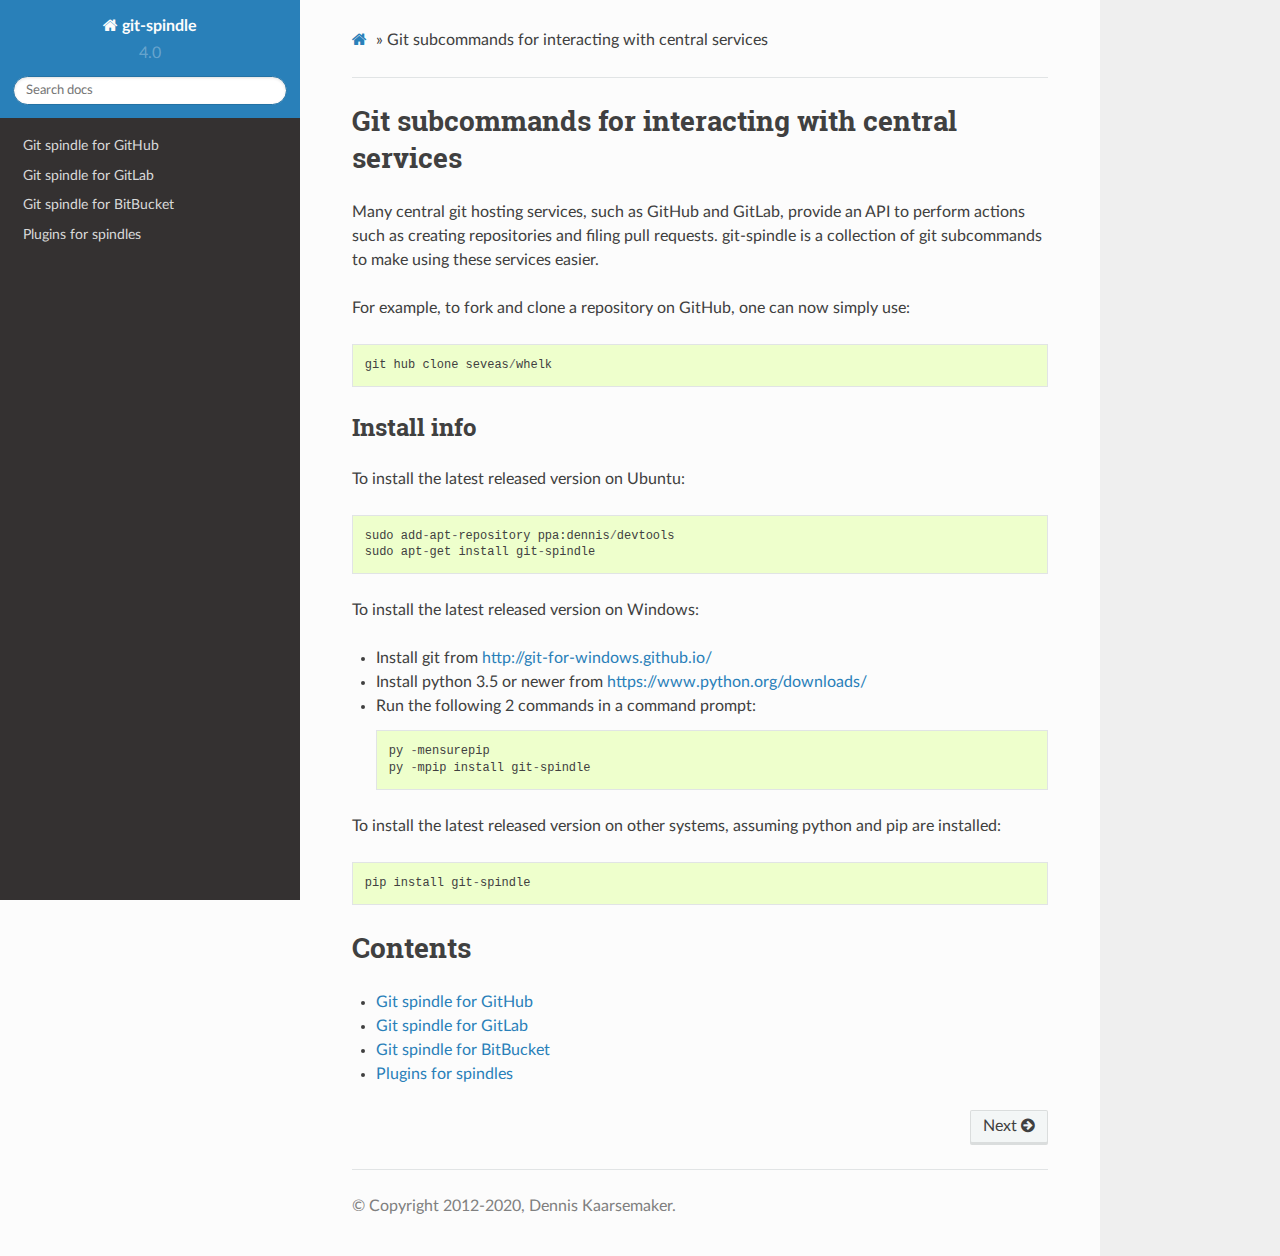
<file: index.html>
<!DOCTYPE html>
<html class="writer-html5" lang="en" >
<head>
  <meta charset="utf-8" />
  <meta name="viewport" content="width=device-width, initial-scale=1.0" />
  <title>Git subcommands for interacting with central services &mdash; git-spindle 4.0.1 documentation</title><link rel="stylesheet" href="_static/css/theme.css" type="text/css" />
    <link rel="stylesheet" href="_static/pygments.css" type="text/css" />
  <!--[if lt IE 9]>
    <script src="_static/js/html5shiv.min.js"></script>
  <![endif]-->
  <script id="documentation_options" data-url_root="./" src="_static/documentation_options.js"></script>
        <script src="_static/jquery.js"></script>
        <script src="_static/underscore.js"></script>
        <script src="_static/doctools.js"></script>
        <script src="_static/language_data.js"></script>
    <script src="_static/js/theme.js"></script>
    <link rel="index" title="Index" href="genindex.html" />
    <link rel="search" title="Search" href="search.html" />
    <link rel="next" title="Git spindle for GitHub" href="github.html" /> 
</head>

<body class="wy-body-for-nav"> 
  <div class="wy-grid-for-nav">
    <nav data-toggle="wy-nav-shift" class="wy-nav-side">
      <div class="wy-side-scroll">
        <div class="wy-side-nav-search" >
            <a href="#" class="icon icon-home"> git-spindle
          </a>
              <div class="version">
                4.0
              </div>
<div role="search">
  <form id="rtd-search-form" class="wy-form" action="search.html" method="get">
    <input type="text" name="q" placeholder="Search docs" />
    <input type="hidden" name="check_keywords" value="yes" />
    <input type="hidden" name="area" value="default" />
  </form>
</div>
        </div><div class="wy-menu wy-menu-vertical" data-spy="affix" role="navigation" aria-label="Navigation menu">
              <ul>
<li class="toctree-l1"><a class="reference internal" href="github.html">Git spindle for GitHub</a></li>
<li class="toctree-l1"><a class="reference internal" href="gitlab.html">Git spindle for GitLab</a></li>
<li class="toctree-l1"><a class="reference internal" href="bitbucket.html">Git spindle for BitBucket</a></li>
<li class="toctree-l1"><a class="reference internal" href="plugins.html">Plugins for spindles</a></li>
</ul>

        </div>
      </div>
    </nav>

    <section data-toggle="wy-nav-shift" class="wy-nav-content-wrap"><nav class="wy-nav-top" aria-label="Mobile navigation menu" >
          <i data-toggle="wy-nav-top" class="fa fa-bars"></i>
          <a href="#">git-spindle</a>
      </nav>

      <div class="wy-nav-content">
        <div class="rst-content">
          <div role="navigation" aria-label="Page navigation">
  <ul class="wy-breadcrumbs">
      <li><a href="#" class="icon icon-home"></a> &raquo;</li>
      <li>Git subcommands for interacting with central services</li>
      <li class="wy-breadcrumbs-aside">
      </li>
  </ul>
  <hr/>
</div>
          <div role="main" class="document" itemscope="itemscope" itemtype="http://schema.org/Article">
           <div itemprop="articleBody">
             
  <div class="section" id="git-subcommands-for-interacting-with-central-services">
<h1>Git subcommands for interacting with central services<a class="headerlink" href="#git-subcommands-for-interacting-with-central-services" title="Permalink to this headline">¶</a></h1>
<p>Many central git hosting services, such as GitHub and GitLab, provide an API to
perform actions such as creating repositories and filing pull requests.
git-spindle is a collection of git subcommands to make using these services
easier.</p>
<p>For example, to fork and clone a repository on GitHub, one can now simply use:</p>
<div class="highlight-default notranslate"><div class="highlight"><pre><span></span><span class="n">git</span> <span class="n">hub</span> <span class="n">clone</span> <span class="n">seveas</span><span class="o">/</span><span class="n">whelk</span>
</pre></div>
</div>
<div class="section" id="install-info">
<h2>Install info<a class="headerlink" href="#install-info" title="Permalink to this headline">¶</a></h2>
<p>To install the latest released version on Ubuntu:</p>
<div class="highlight-default notranslate"><div class="highlight"><pre><span></span><span class="n">sudo</span> <span class="n">add</span><span class="o">-</span><span class="n">apt</span><span class="o">-</span><span class="n">repository</span> <span class="n">ppa</span><span class="p">:</span><span class="n">dennis</span><span class="o">/</span><span class="n">devtools</span>
<span class="n">sudo</span> <span class="n">apt</span><span class="o">-</span><span class="n">get</span> <span class="n">install</span> <span class="n">git</span><span class="o">-</span><span class="n">spindle</span>
</pre></div>
</div>
<p>To install the latest released version on Windows:</p>
<ul>
<li><p>Install git from <a class="reference external" href="http://git-for-windows.github.io/">http://git-for-windows.github.io/</a></p></li>
<li><p>Install python 3.5 or newer from <a class="reference external" href="https://www.python.org/downloads/">https://www.python.org/downloads/</a></p></li>
<li><p>Run the following 2 commands in a command prompt:</p>
<div class="highlight-default notranslate"><div class="highlight"><pre><span></span><span class="n">py</span> <span class="o">-</span><span class="n">mensurepip</span>
<span class="n">py</span> <span class="o">-</span><span class="n">mpip</span> <span class="n">install</span> <span class="n">git</span><span class="o">-</span><span class="n">spindle</span>
</pre></div>
</div>
</li>
</ul>
<p>To install the latest released version on other systems, assuming python and
pip are installed:</p>
<div class="highlight-default notranslate"><div class="highlight"><pre><span></span><span class="n">pip</span> <span class="n">install</span> <span class="n">git</span><span class="o">-</span><span class="n">spindle</span>
</pre></div>
</div>
</div>
</div>
<div class="section" id="contents">
<h1>Contents<a class="headerlink" href="#contents" title="Permalink to this headline">¶</a></h1>
<div class="toctree-wrapper compound">
<ul>
<li class="toctree-l1"><a class="reference internal" href="github.html">Git spindle for GitHub</a></li>
<li class="toctree-l1"><a class="reference internal" href="gitlab.html">Git spindle for GitLab</a></li>
<li class="toctree-l1"><a class="reference internal" href="bitbucket.html">Git spindle for BitBucket</a></li>
<li class="toctree-l1"><a class="reference internal" href="plugins.html">Plugins for spindles</a></li>
</ul>
</div>
</div>


           </div>
          </div>
          <footer><div class="rst-footer-buttons" role="navigation" aria-label="Footer">
        <a href="github.html" class="btn btn-neutral float-right" title="Git spindle for GitHub" accesskey="n" rel="next">Next <span class="fa fa-arrow-circle-right" aria-hidden="true"></span></a>
    </div>

  <hr/>

  <div role="contentinfo">
    <p>&#169; Copyright 2012-2020, Dennis Kaarsemaker.</p>
  </div>

   

</footer>
        </div>
      </div>
    </section>
  </div>
  <script>
      jQuery(function () {
          SphinxRtdTheme.Navigation.enable(true);
      });
  </script> 

</body>
</html>
</file>
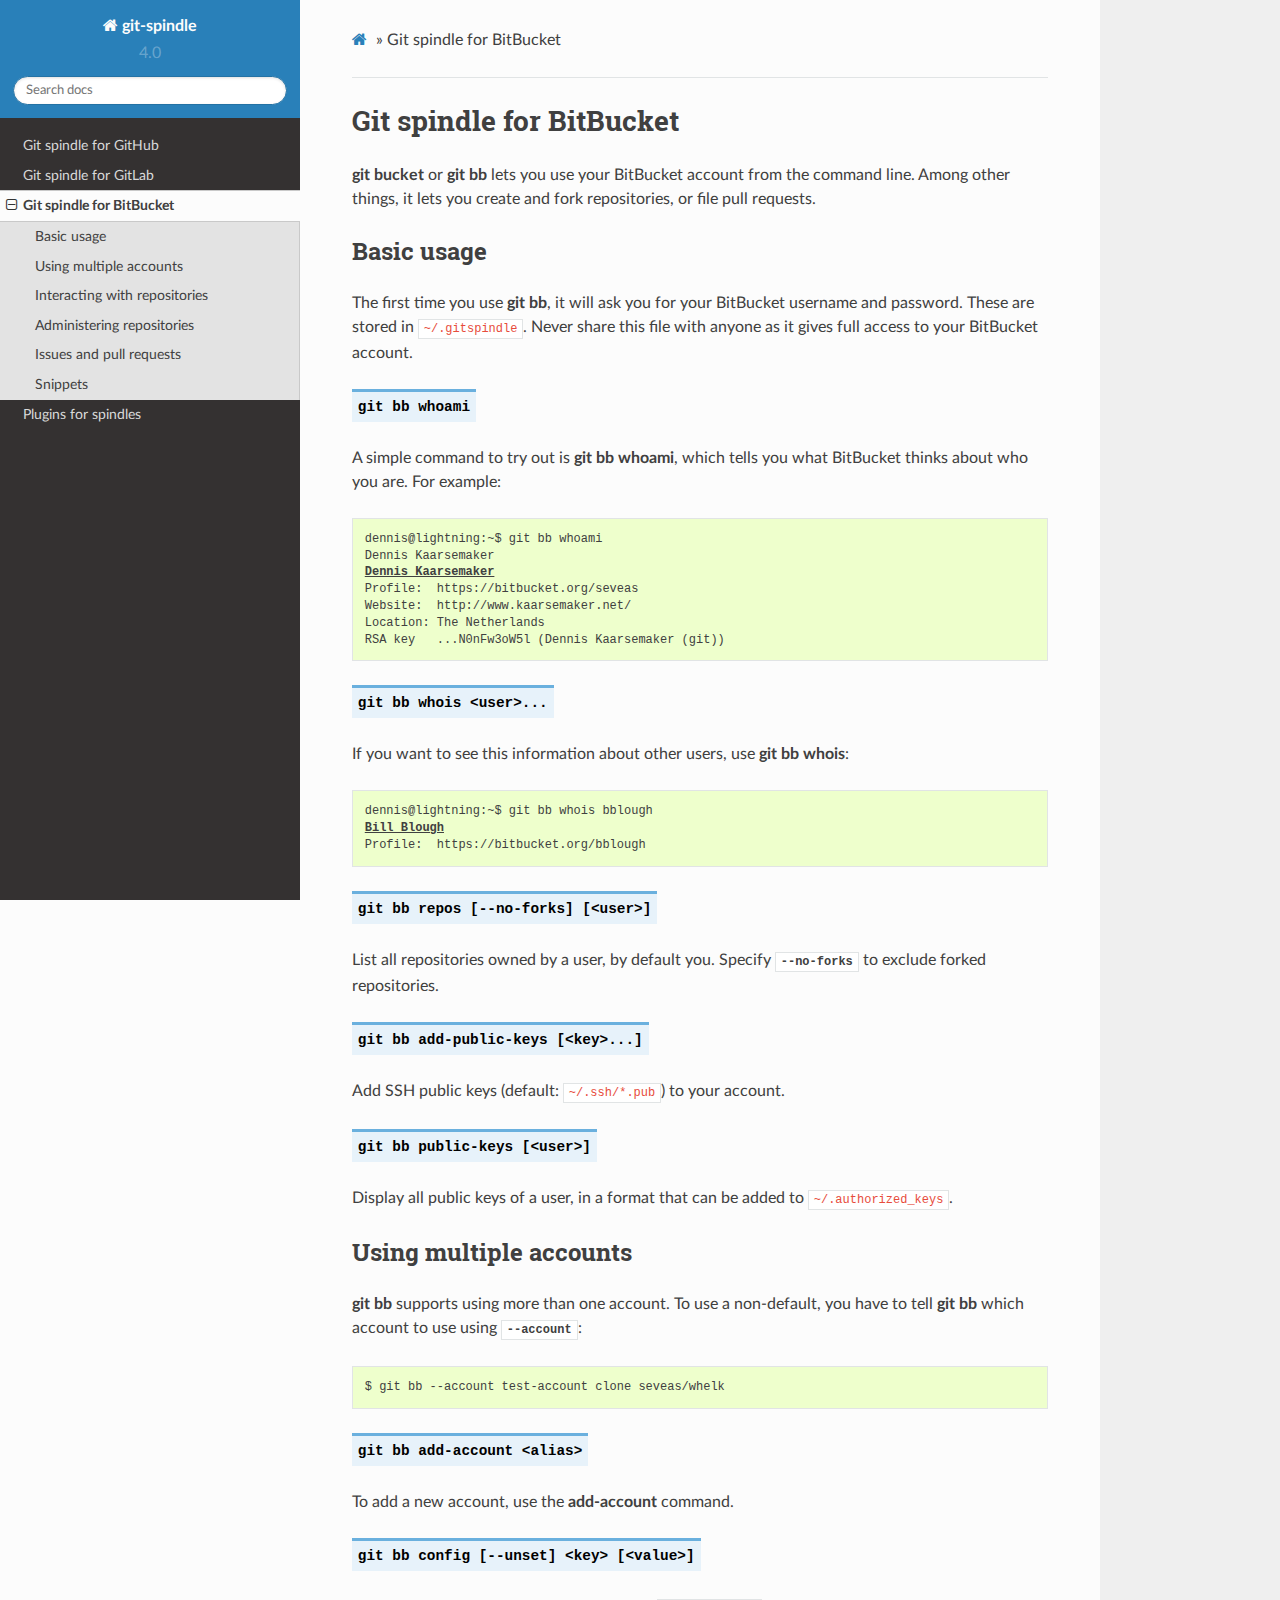
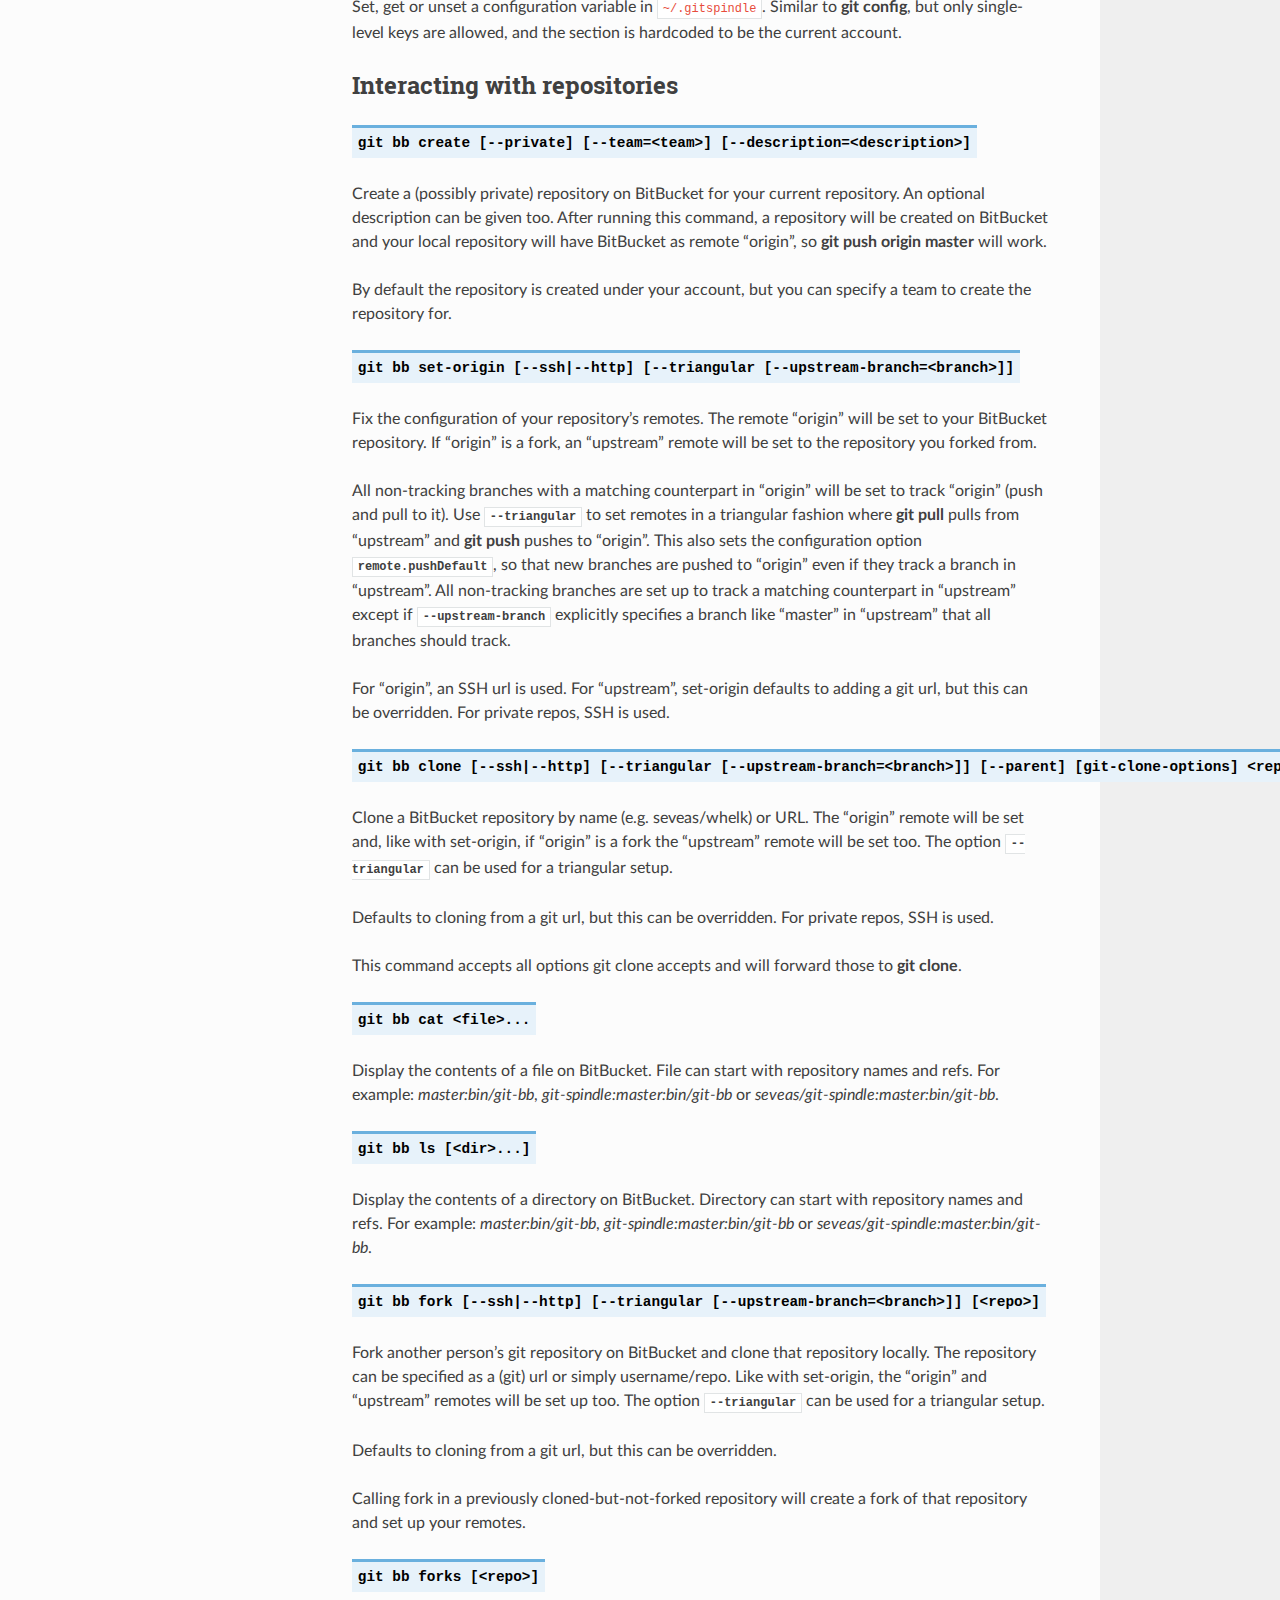
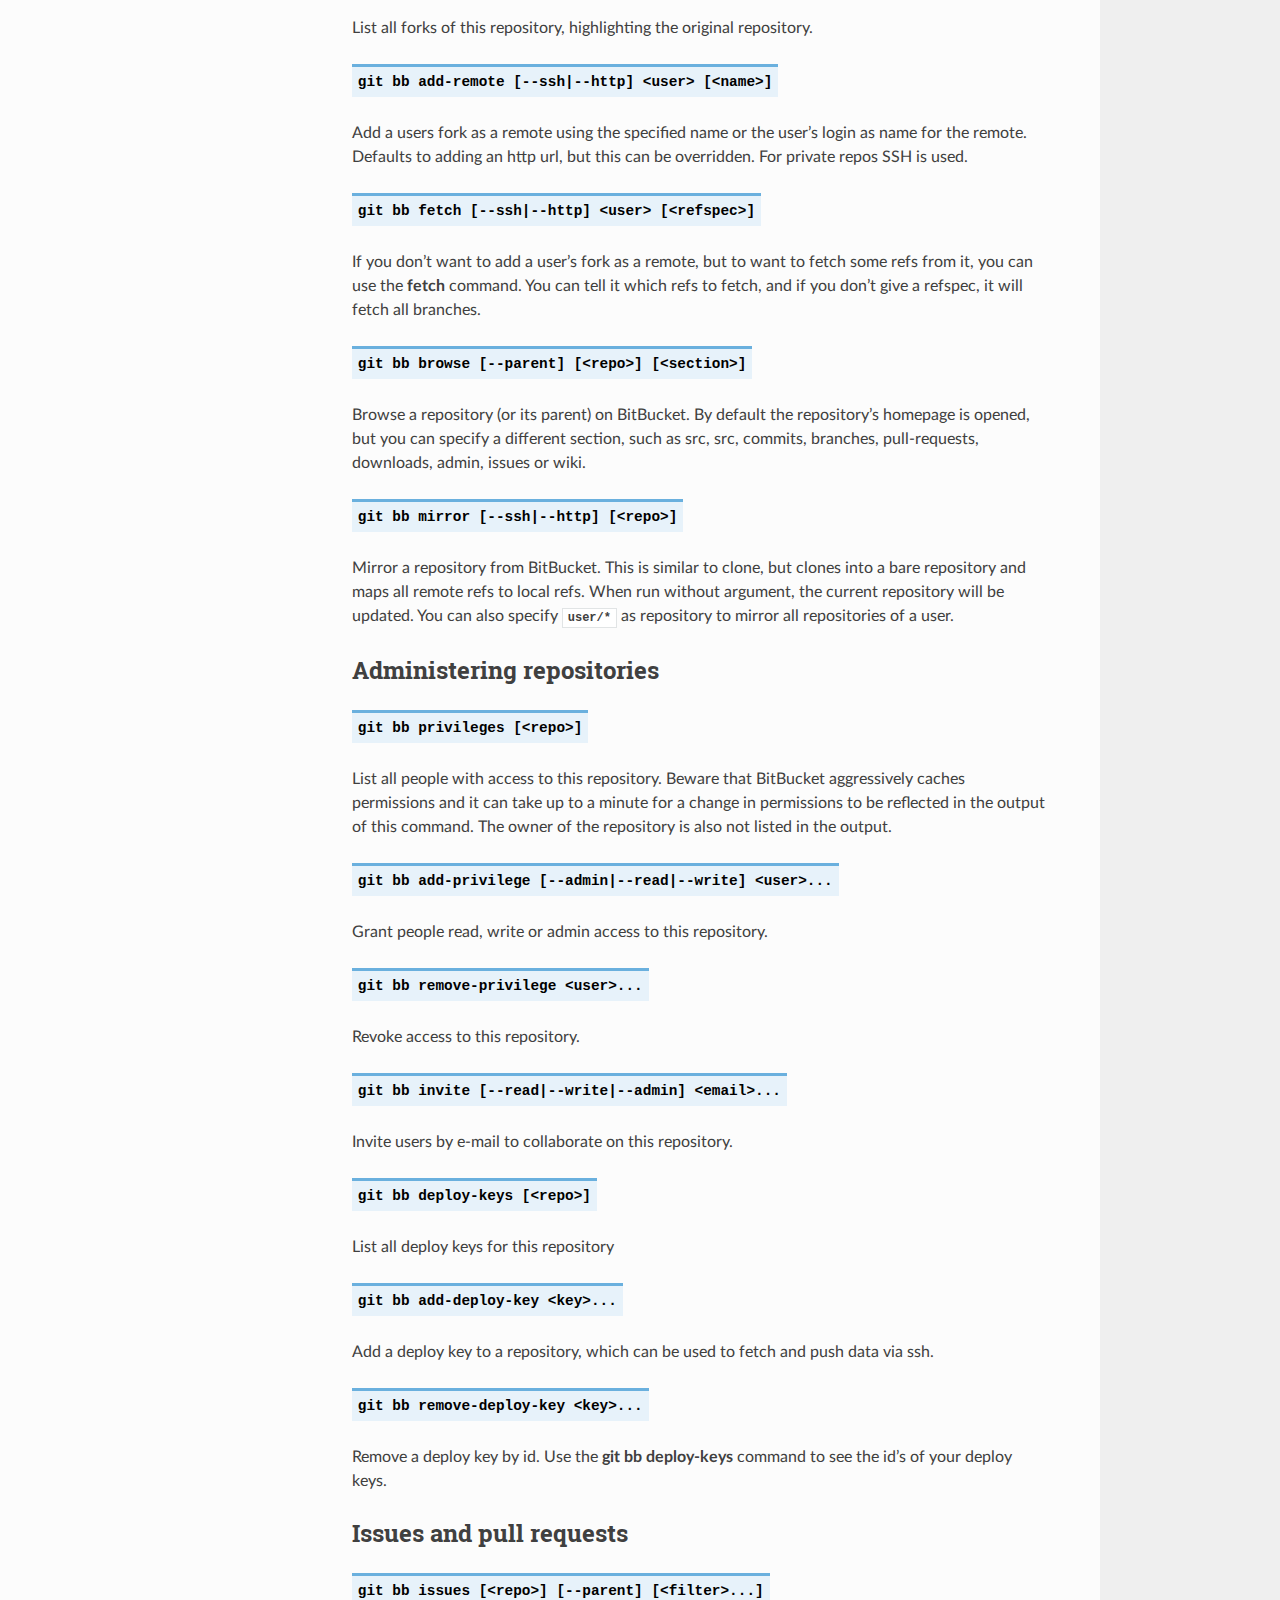
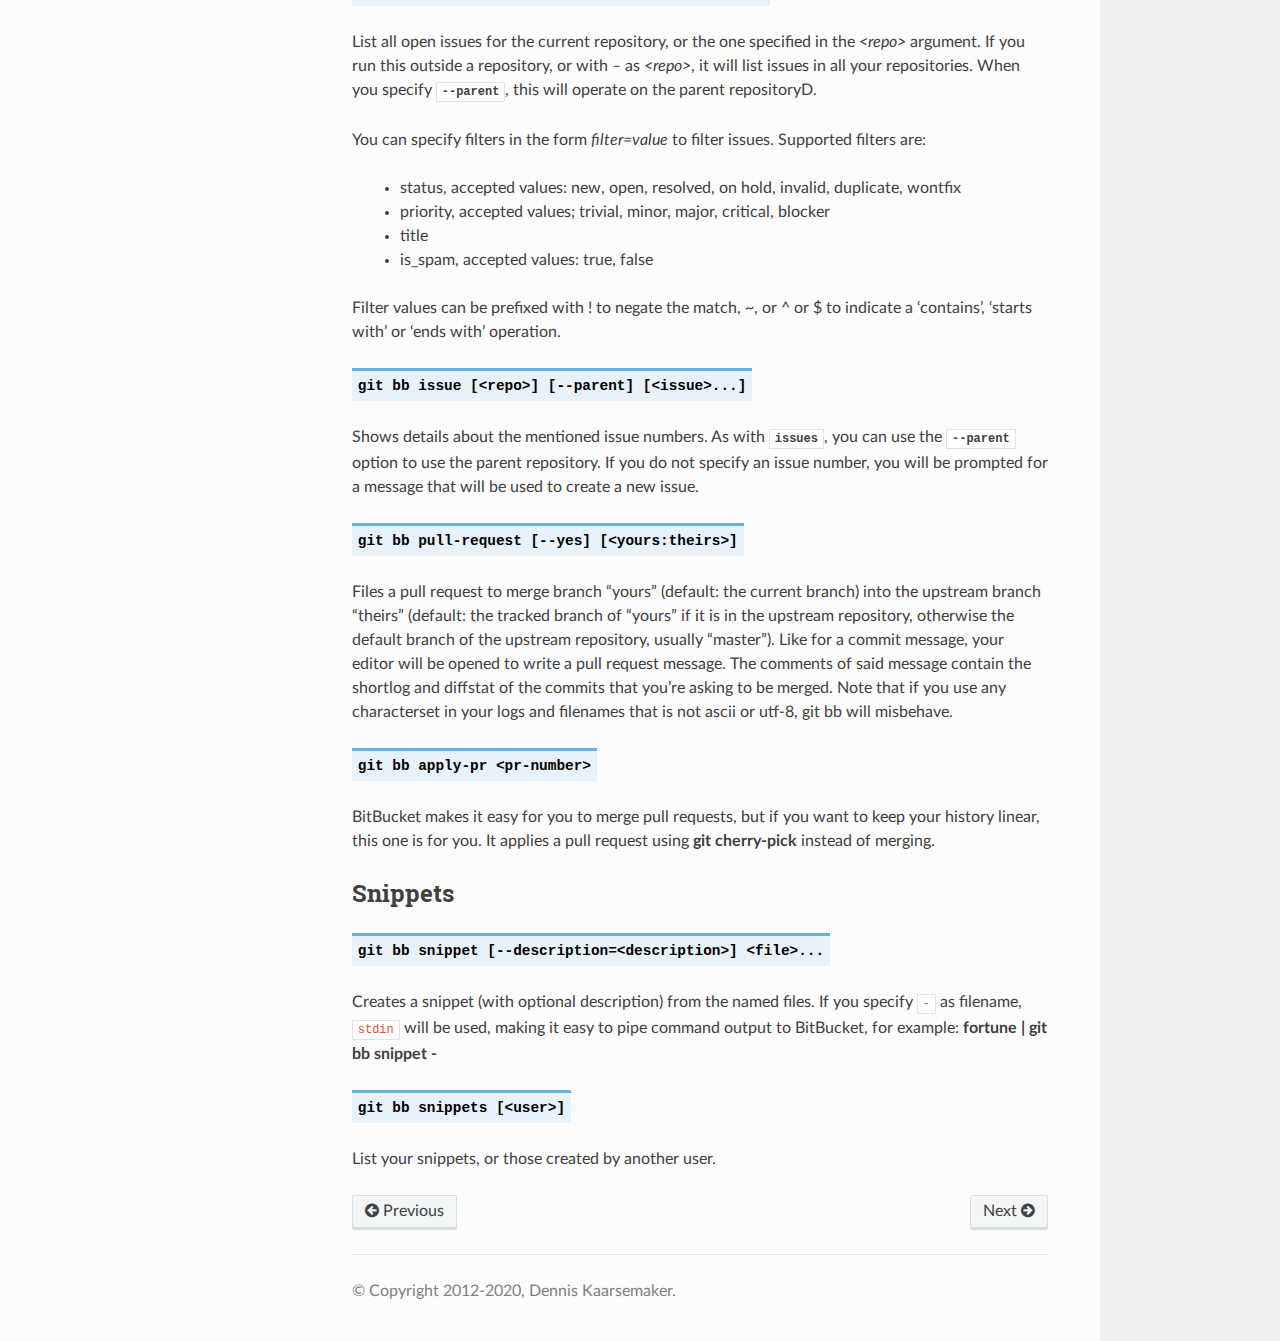
<file: bitbucket.html>
<!DOCTYPE html>
<html class="writer-html5" lang="en" >
<head>
  <meta charset="utf-8" />
  <meta name="viewport" content="width=device-width, initial-scale=1.0" />
  <title>Git spindle for BitBucket &mdash; git-spindle 4.0.1 documentation</title><link rel="stylesheet" href="_static/css/theme.css" type="text/css" />
    <link rel="stylesheet" href="_static/pygments.css" type="text/css" />
  <!--[if lt IE 9]>
    <script src="_static/js/html5shiv.min.js"></script>
  <![endif]-->
  <script id="documentation_options" data-url_root="./" src="_static/documentation_options.js"></script>
        <script src="_static/jquery.js"></script>
        <script src="_static/underscore.js"></script>
        <script src="_static/doctools.js"></script>
        <script src="_static/language_data.js"></script>
    <script src="_static/js/theme.js"></script>
    <link rel="index" title="Index" href="genindex.html" />
    <link rel="search" title="Search" href="search.html" />
    <link rel="next" title="Plugins for spindles" href="plugins.html" />
    <link rel="prev" title="Git spindle for GitLab" href="gitlab.html" /> 
</head>

<body class="wy-body-for-nav"> 
  <div class="wy-grid-for-nav">
    <nav data-toggle="wy-nav-shift" class="wy-nav-side">
      <div class="wy-side-scroll">
        <div class="wy-side-nav-search" >
            <a href="index.html" class="icon icon-home"> git-spindle
          </a>
              <div class="version">
                4.0
              </div>
<div role="search">
  <form id="rtd-search-form" class="wy-form" action="search.html" method="get">
    <input type="text" name="q" placeholder="Search docs" />
    <input type="hidden" name="check_keywords" value="yes" />
    <input type="hidden" name="area" value="default" />
  </form>
</div>
        </div><div class="wy-menu wy-menu-vertical" data-spy="affix" role="navigation" aria-label="Navigation menu">
              <ul class="current">
<li class="toctree-l1"><a class="reference internal" href="github.html">Git spindle for GitHub</a></li>
<li class="toctree-l1"><a class="reference internal" href="gitlab.html">Git spindle for GitLab</a></li>
<li class="toctree-l1 current"><a class="current reference internal" href="#">Git spindle for BitBucket</a><ul>
<li class="toctree-l2"><a class="reference internal" href="#basic-usage">Basic usage</a></li>
<li class="toctree-l2"><a class="reference internal" href="#using-multiple-accounts">Using multiple accounts</a></li>
<li class="toctree-l2"><a class="reference internal" href="#interacting-with-repositories">Interacting with repositories</a></li>
<li class="toctree-l2"><a class="reference internal" href="#administering-repositories">Administering repositories</a></li>
<li class="toctree-l2"><a class="reference internal" href="#issues-and-pull-requests">Issues and pull requests</a></li>
<li class="toctree-l2"><a class="reference internal" href="#snippets">Snippets</a></li>
</ul>
</li>
<li class="toctree-l1"><a class="reference internal" href="plugins.html">Plugins for spindles</a></li>
</ul>

        </div>
      </div>
    </nav>

    <section data-toggle="wy-nav-shift" class="wy-nav-content-wrap"><nav class="wy-nav-top" aria-label="Mobile navigation menu" >
          <i data-toggle="wy-nav-top" class="fa fa-bars"></i>
          <a href="index.html">git-spindle</a>
      </nav>

      <div class="wy-nav-content">
        <div class="rst-content">
          <div role="navigation" aria-label="Page navigation">
  <ul class="wy-breadcrumbs">
      <li><a href="index.html" class="icon icon-home"></a> &raquo;</li>
      <li>Git spindle for BitBucket</li>
      <li class="wy-breadcrumbs-aside">
      </li>
  </ul>
  <hr/>
</div>
          <div role="main" class="document" itemscope="itemscope" itemtype="http://schema.org/Article">
           <div itemprop="articleBody">
             
  <div class="section" id="git-spindle-for-bitbucket">
<h1>Git spindle for BitBucket<a class="headerlink" href="#git-spindle-for-bitbucket" title="Permalink to this headline">¶</a></h1>
<p><strong class="command">git bucket</strong> or <strong class="command">git bb</strong> lets you use your BitBucket account
from the command line.  Among other things, it lets you create and fork
repositories, or file pull requests.</p>
<div class="section" id="basic-usage">
<h2>Basic usage<a class="headerlink" href="#basic-usage" title="Permalink to this headline">¶</a></h2>
<p>The first time you use <strong class="command">git bb</strong>, it will ask you for your BitBucket
username and password. These are stored in <code class="file docutils literal notranslate"><span class="pre">~/.gitspindle</span></code>. Never share
this file with anyone as it gives full access to your BitBucket account.</p>
<dl class="describe">
<dt>
<code class="sig-name descname">git bb whoami</code></dt>
<dd></dd></dl>

<p>A simple command to try out is <strong class="command">git bb whoami</strong>, which tells you what
BitBucket thinks about who you are. For example:</p>
<div class="highlight-default notranslate"><div class="highlight"><pre><span></span>dennis@lightning:~$ git bb whoami
Dennis Kaarsemaker
<span style="font-weight: bold; text-decoration: underline">Dennis Kaarsemaker</span>
Profile:  https://bitbucket.org/seveas
Website:  http://www.kaarsemaker.net/
Location: The Netherlands
RSA key   ...N0nFw3oW5l (Dennis Kaarsemaker (git))
</pre></div>
</div>
<dl class="describe">
<dt>
<code class="sig-name descname">git bb whois &lt;user&gt;...</code></dt>
<dd></dd></dl>

<p>If you want to see this information about other users, use <strong class="command">git bb whois</strong>:</p>
<div class="highlight-default notranslate"><div class="highlight"><pre><span></span>dennis@lightning:~$ git bb whois bblough
<span style="font-weight: bold; text-decoration: underline">Bill Blough</span>
Profile:  https://bitbucket.org/bblough
</pre></div>
</div>
<dl class="describe">
<dt>
<code class="sig-name descname">git bb repos [--no-forks] [&lt;user&gt;]</code></dt>
<dd></dd></dl>

<p>List all repositories owned by a user, by default you. Specify <code class="xref std std-option docutils literal notranslate"><span class="pre">--no-forks</span></code>
to exclude forked repositories.</p>
<dl class="describe">
<dt>
<code class="sig-name descname">git bb add-public-keys [&lt;key&gt;...]</code></dt>
<dd></dd></dl>

<p>Add SSH public keys (default: <code class="file docutils literal notranslate"><span class="pre">~/.ssh/*.pub</span></code>) to your account.</p>
<dl class="describe">
<dt>
<code class="sig-name descname">git bb public-keys [&lt;user&gt;]</code></dt>
<dd></dd></dl>

<p>Display all public keys of a user, in a format that can be added to
<code class="file docutils literal notranslate"><span class="pre">~/.authorized_keys</span></code>.</p>
</div>
<div class="section" id="using-multiple-accounts">
<h2>Using multiple accounts<a class="headerlink" href="#using-multiple-accounts" title="Permalink to this headline">¶</a></h2>
<p><strong class="command">git bb</strong> supports using more than one account. To use a non-default,
you have to tell <strong class="command">git bb</strong> which account to use using
<code class="xref std std-option docutils literal notranslate"><span class="pre">--account</span></code>:</p>
<div class="highlight-default notranslate"><div class="highlight"><pre><span></span>$ git bb --account test-account clone seveas/whelk
</pre></div>
</div>
<dl class="describe">
<dt>
<code class="sig-name descname">git bb add-account &lt;alias&gt;</code></dt>
<dd></dd></dl>

<p>To add a new account, use the <strong class="command">add-account</strong> command.</p>
<dl class="describe">
<dt>
<code class="sig-name descname">git bb config [--unset] &lt;key&gt; [&lt;value&gt;]</code></dt>
<dd></dd></dl>

<p>Set, get or unset a configuration variable in <code class="file docutils literal notranslate"><span class="pre">~/.gitspindle</span></code>. Similar to
<strong class="command">git config</strong>, but only single-level keys are allowed, and the section
is hardcoded to be the current account.</p>
</div>
<div class="section" id="interacting-with-repositories">
<h2>Interacting with repositories<a class="headerlink" href="#interacting-with-repositories" title="Permalink to this headline">¶</a></h2>
<dl class="describe">
<dt>
<code class="sig-name descname">git bb create [--private] [--team=&lt;team&gt;] [--description=&lt;description&gt;]</code></dt>
<dd></dd></dl>

<p>Create a (possibly private) repository on BitBucket for your current repository. An
optional description can be given too. After running this command, a repository
will be created on BitBucket and your local repository will have BitBucket as remote
“origin”, so <strong class="command">git push origin master</strong> will work.</p>
<p>By default the repository is created under your account, but you can specify a
team to create the repository for.</p>
<dl class="describe">
<dt>
<code class="sig-name descname">git bb set-origin [--ssh|--http] [--triangular [--upstream-branch=&lt;branch&gt;]]</code></dt>
<dd></dd></dl>

<p>Fix the configuration of your repository’s remotes. The remote “origin” will be
set to your BitBucket repository. If “origin” is a fork, an “upstream” remote will
be set to the repository you forked from.</p>
<p>All non-tracking branches with a matching counterpart in “origin” will be set to
track “origin” (push and pull to it). Use <code class="xref std std-option docutils literal notranslate"><span class="pre">--triangular</span></code> to set remotes
in a triangular fashion where <strong class="command">git pull</strong> pulls from “upstream” and
<strong class="command">git push</strong> pushes to “origin”. This also sets the configuration option
<code class="xref std std-option docutils literal notranslate"><span class="pre">remote.pushDefault</span></code>, so that new branches are pushed to “origin” even
if they track a branch in “upstream”. All non-tracking branches are set up to
track a matching counterpart in “upstream” except if <code class="xref std std-option docutils literal notranslate"><span class="pre">--upstream-branch</span></code>
explicitly specifies a branch like “master” in “upstream” that all branches should
track.</p>
<p>For “origin”, an SSH url is used. For “upstream”, set-origin defaults to adding
a git url, but this can be overridden. For private repos, SSH is used.</p>
<dl class="describe">
<dt>
<code class="sig-name descname">git bb clone [--ssh|--http] [--triangular [--upstream-branch=&lt;branch&gt;]] [--parent] [git-clone-options] &lt;repo&gt; [&lt;dir&gt;]</code></dt>
<dd></dd></dl>

<p>Clone a BitBucket repository by name (e.g. seveas/whelk) or URL. The “origin”
remote will be set and, like with set-origin, if “origin” is a fork the
“upstream” remote will be set too. The option <code class="xref std std-option docutils literal notranslate"><span class="pre">--triangular</span></code> can be used
for a triangular setup.</p>
<p>Defaults to cloning from a git url, but this can be overridden. For private
repos, SSH is used.</p>
<p>This command accepts all options git clone accepts and will forward those to
<strong class="command">git clone</strong>.</p>
<dl class="describe">
<dt>
<code class="sig-name descname">git bb cat &lt;file&gt;...</code></dt>
<dd></dd></dl>

<p>Display the contents of a file on BitBucket. File can start with repository
names and refs. For example: <cite>master:bin/git-bb</cite>,
<cite>git-spindle:master:bin/git-bb</cite> or <cite>seveas/git-spindle:master:bin/git-bb</cite>.</p>
<dl class="describe">
<dt>
<code class="sig-name descname">git bb ls [&lt;dir&gt;...]</code></dt>
<dd></dd></dl>

<p>Display the contents of a directory on BitBucket. Directory can start with
repository names and refs. For example: <cite>master:bin/git-bb</cite>,
<cite>git-spindle:master:bin/git-bb</cite> or <cite>seveas/git-spindle:master:bin/git-bb</cite>.</p>
<dl class="describe">
<dt>
<code class="sig-name descname">git bb fork [--ssh|--http] [--triangular [--upstream-branch=&lt;branch&gt;]] [&lt;repo&gt;]</code></dt>
<dd></dd></dl>

<p>Fork another person’s git repository on BitBucket and clone that repository
locally. The repository can be specified as a (git) url or simply username/repo.
Like with set-origin, the “origin” and “upstream” remotes will be set up too.
The option <code class="xref std std-option docutils literal notranslate"><span class="pre">--triangular</span></code> can be used for a triangular setup.</p>
<p>Defaults to cloning from a git url, but this can be overridden.</p>
<p>Calling fork in a previously cloned-but-not-forked repository will create a
fork of that repository and set up your remotes.</p>
<dl class="describe">
<dt>
<code class="sig-name descname">git bb forks [&lt;repo&gt;]</code></dt>
<dd></dd></dl>

<p>List all forks of this repository, highlighting the original repository.</p>
<dl class="describe">
<dt>
<code class="sig-name descname">git bb add-remote [--ssh|--http] &lt;user&gt; [&lt;name&gt;]</code></dt>
<dd></dd></dl>

<p>Add a users fork as a remote using the specified name or the user’s login as
name for the remote. Defaults to adding an http url, but this can be
overridden. For private repos SSH is used.</p>
<dl class="describe">
<dt>
<code class="sig-name descname">git bb fetch [--ssh|--http] &lt;user&gt; [&lt;refspec&gt;]</code></dt>
<dd></dd></dl>

<p>If you don’t want to add a user’s fork as a remote, but to want to fetch some
refs from it, you can use the <strong class="command">fetch</strong> command. You can tell it which
refs to fetch, and if you don’t give a refspec, it will fetch all branches.</p>
<dl class="describe">
<dt>
<code class="sig-name descname">git bb browse [--parent] [&lt;repo&gt;] [&lt;section&gt;]</code></dt>
<dd></dd></dl>

<p>Browse a repository (or its parent) on BitBucket. By default the repository’s
homepage is opened, but you can specify a different section, such as src,
src, commits, branches, pull-requests, downloads, admin, issues or wiki.</p>
<dl class="describe">
<dt>
<code class="sig-name descname">git bb mirror [--ssh|--http] [&lt;repo&gt;]</code></dt>
<dd></dd></dl>

<p>Mirror a repository from BitBucket. This is similar to clone, but clones into a
bare repository and maps all remote refs to local refs. When run without
argument, the current repository will be updated. You can also specify
<code class="xref std std-option docutils literal notranslate"><span class="pre">user/*</span></code> as repository to mirror all repositories of a user.</p>
</div>
<div class="section" id="administering-repositories">
<h2>Administering repositories<a class="headerlink" href="#administering-repositories" title="Permalink to this headline">¶</a></h2>
<dl class="describe">
<dt>
<code class="sig-name descname">git bb privileges [&lt;repo&gt;]</code></dt>
<dd></dd></dl>

<p>List all people with access to this repository. Beware that BitBucket
aggressively caches permissions and it can take up to a minute for a change in
permissions to be reflected in the output of this command. The owner of the
repository is also not listed in the output.</p>
<dl class="describe">
<dt>
<code class="sig-name descname">git bb add-privilege [--admin|--read|--write] &lt;user&gt;...</code></dt>
<dd></dd></dl>

<p>Grant people read, write or admin access to this repository.</p>
<dl class="describe">
<dt>
<code class="sig-name descname">git bb remove-privilege &lt;user&gt;...</code></dt>
<dd></dd></dl>

<p>Revoke access to this repository.</p>
<dl class="describe">
<dt>
<code class="sig-name descname">git bb invite [--read|--write|--admin] &lt;email&gt;...</code></dt>
<dd></dd></dl>

<p>Invite users by e-mail to collaborate on this repository.</p>
<dl class="describe">
<dt>
<code class="sig-name descname">git bb deploy-keys [&lt;repo&gt;]</code></dt>
<dd></dd></dl>

<p>List all deploy keys for this repository</p>
<dl class="describe">
<dt>
<code class="sig-name descname">git bb add-deploy-key &lt;key&gt;...</code></dt>
<dd></dd></dl>

<p>Add a deploy key to a repository, which can be used to fetch and push data via
ssh.</p>
<dl class="describe">
<dt>
<code class="sig-name descname">git bb remove-deploy-key &lt;key&gt;...</code></dt>
<dd></dd></dl>

<p>Remove a deploy key by id. Use the <strong class="command">git bb deploy-keys</strong> command to
see the id’s of your deploy keys.</p>
</div>
<div class="section" id="issues-and-pull-requests">
<h2>Issues and pull requests<a class="headerlink" href="#issues-and-pull-requests" title="Permalink to this headline">¶</a></h2>
<dl class="describe">
<dt>
<code class="sig-name descname">git bb issues [&lt;repo&gt;] [--parent] [&lt;filter&gt;...]</code></dt>
<dd></dd></dl>

<p>List all open issues for the current repository, or the one specified in the
<cite>&lt;repo&gt;</cite> argument. If you run this outside a repository, or with <cite>–</cite> as
<cite>&lt;repo&gt;</cite>, it will list issues in all your repositories.  When you
specify <code class="xref std std-option docutils literal notranslate"><span class="pre">--parent</span></code>, this will operate on the parent repositoryD.</p>
<p>You can specify filters in the form <cite>filter=value</cite> to filter issues. Supported
filters are:</p>
<blockquote>
<div><ul class="simple">
<li><p>status, accepted values: new, open, resolved, on hold, invalid, duplicate, wontfix</p></li>
<li><p>priority, accepted values; trivial, minor, major, critical, blocker</p></li>
<li><p>title</p></li>
<li><p>is_spam, accepted values: true, false</p></li>
</ul>
</div></blockquote>
<p>Filter values can be prefixed with ! to negate the match, ~, or ^ or $ to
indicate a ‘contains’, ‘starts with’ or ‘ends with’ operation.</p>
<dl class="describe">
<dt>
<code class="sig-name descname">git bb issue [&lt;repo&gt;] [--parent] [&lt;issue&gt;...]</code></dt>
<dd></dd></dl>

<p>Shows details about the mentioned issue numbers. As with <code class="xref std std-option docutils literal notranslate"><span class="pre">issues</span></code>, you
can use the <code class="xref std std-option docutils literal notranslate"><span class="pre">--parent</span></code> option to use the parent repository. If you do
not specify an issue number, you will be prompted for a message that will be
used to create a new issue.</p>
<dl class="describe">
<dt>
<code class="sig-name descname">git bb pull-request [--yes] [&lt;yours:theirs&gt;]</code></dt>
<dd></dd></dl>

<p>Files a pull request to merge branch “yours” (default: the current branch) into
the upstream branch “theirs” (default: the tracked branch of “yours” if it is in
the upstream repository, otherwise the default branch of the upstream
repository, usually “master”). Like for a commit message, your
editor will be opened to write a pull request message. The comments of said
message contain the shortlog and diffstat of the commits that you’re asking to
be merged. Note that if you use any characterset in your logs and filenames
that is not ascii or utf-8, git bb will misbehave.</p>
<dl class="describe">
<dt>
<code class="sig-name descname">git bb apply-pr &lt;pr-number&gt;</code></dt>
<dd></dd></dl>

<p>BitBucket makes it easy for you to merge pull requests, but if you want to keep
your history linear, this one is for you. It applies a pull request using
<strong class="command">git cherry-pick</strong> instead of merging.</p>
</div>
<div class="section" id="snippets">
<h2>Snippets<a class="headerlink" href="#snippets" title="Permalink to this headline">¶</a></h2>
<dl class="describe">
<dt>
<code class="sig-name descname">git bb snippet [--description=&lt;description&gt;] &lt;file&gt;...</code></dt>
<dd></dd></dl>

<p>Creates a snippet (with optional description) from the named files. If you specify
<code class="file docutils literal notranslate"><span class="pre">-</span></code> as filename, <code class="file docutils literal notranslate"><span class="pre">stdin</span></code> will be used, making it easy to pipe
command output to BitBucket, for example: <strong class="command">fortune | git bb snippet -</strong></p>
<dl class="describe">
<dt>
<code class="sig-name descname">git bb snippets [&lt;user&gt;]</code></dt>
<dd></dd></dl>

<p>List your snippets, or those created by another user.</p>
</div>
</div>


           </div>
          </div>
          <footer><div class="rst-footer-buttons" role="navigation" aria-label="Footer">
        <a href="gitlab.html" class="btn btn-neutral float-left" title="Git spindle for GitLab" accesskey="p" rel="prev"><span class="fa fa-arrow-circle-left" aria-hidden="true"></span> Previous</a>
        <a href="plugins.html" class="btn btn-neutral float-right" title="Plugins for spindles" accesskey="n" rel="next">Next <span class="fa fa-arrow-circle-right" aria-hidden="true"></span></a>
    </div>

  <hr/>

  <div role="contentinfo">
    <p>&#169; Copyright 2012-2020, Dennis Kaarsemaker.</p>
  </div>

   

</footer>
        </div>
      </div>
    </section>
  </div>
  <script>
      jQuery(function () {
          SphinxRtdTheme.Navigation.enable(true);
      });
  </script> 

</body>
</html>
</file>
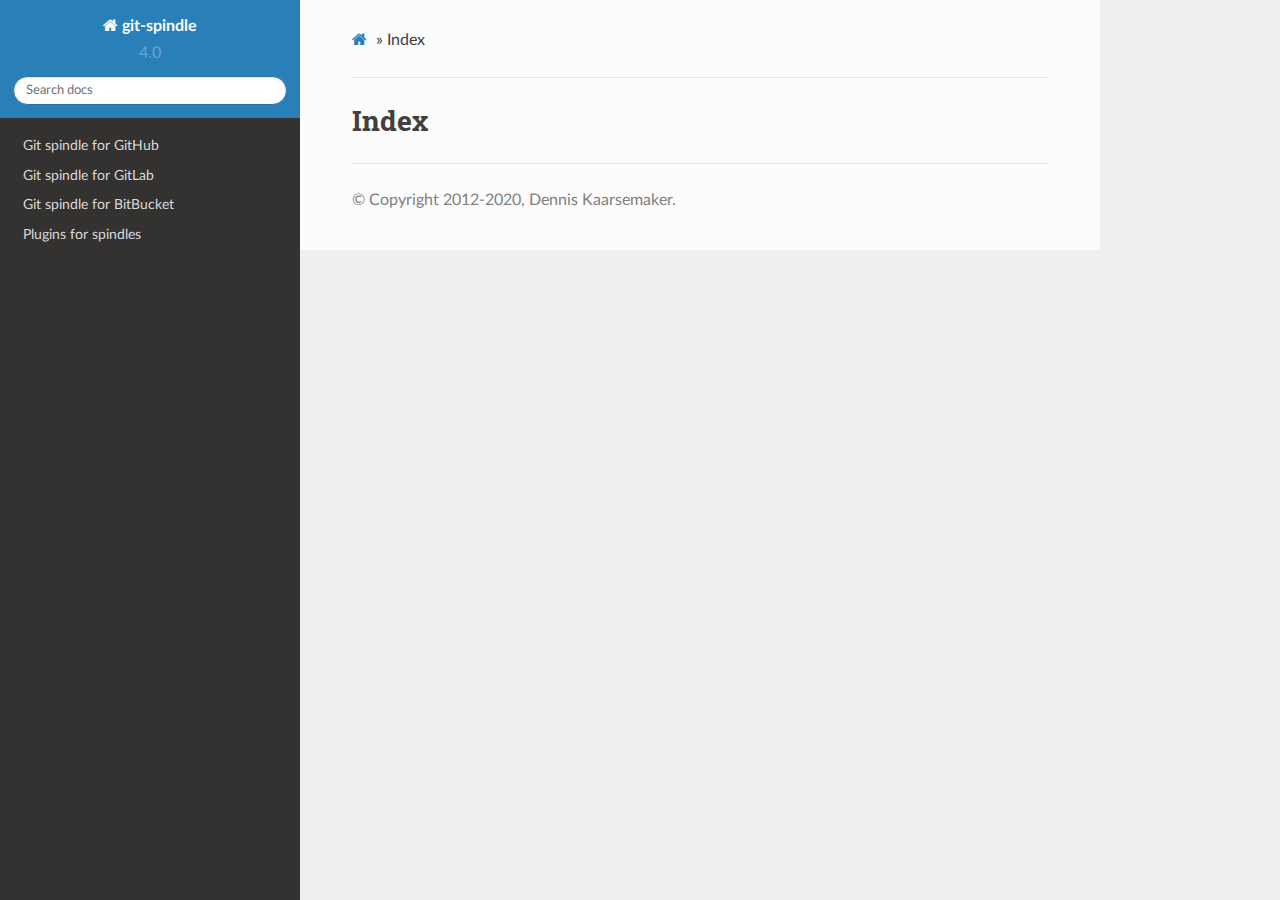
<file: genindex.html>
<!DOCTYPE html>
<html class="writer-html5" lang="en" >
<head>
  <meta charset="utf-8" />
  <meta name="viewport" content="width=device-width, initial-scale=1.0" />
  <title>Index &mdash; git-spindle 4.0.1 documentation</title><link rel="stylesheet" href="_static/css/theme.css" type="text/css" />
    <link rel="stylesheet" href="_static/pygments.css" type="text/css" />
  <!--[if lt IE 9]>
    <script src="_static/js/html5shiv.min.js"></script>
  <![endif]-->
  <script id="documentation_options" data-url_root="./" src="_static/documentation_options.js"></script>
        <script src="_static/jquery.js"></script>
        <script src="_static/underscore.js"></script>
        <script src="_static/doctools.js"></script>
        <script src="_static/language_data.js"></script>
    <script src="_static/js/theme.js"></script>
    <link rel="index" title="Index" href="#" />
    <link rel="search" title="Search" href="search.html" /> 
</head>

<body class="wy-body-for-nav"> 
  <div class="wy-grid-for-nav">
    <nav data-toggle="wy-nav-shift" class="wy-nav-side">
      <div class="wy-side-scroll">
        <div class="wy-side-nav-search" >
            <a href="index.html" class="icon icon-home"> git-spindle
          </a>
              <div class="version">
                4.0
              </div>
<div role="search">
  <form id="rtd-search-form" class="wy-form" action="search.html" method="get">
    <input type="text" name="q" placeholder="Search docs" />
    <input type="hidden" name="check_keywords" value="yes" />
    <input type="hidden" name="area" value="default" />
  </form>
</div>
        </div><div class="wy-menu wy-menu-vertical" data-spy="affix" role="navigation" aria-label="Navigation menu">
              <ul>
<li class="toctree-l1"><a class="reference internal" href="github.html">Git spindle for GitHub</a></li>
<li class="toctree-l1"><a class="reference internal" href="gitlab.html">Git spindle for GitLab</a></li>
<li class="toctree-l1"><a class="reference internal" href="bitbucket.html">Git spindle for BitBucket</a></li>
<li class="toctree-l1"><a class="reference internal" href="plugins.html">Plugins for spindles</a></li>
</ul>

        </div>
      </div>
    </nav>

    <section data-toggle="wy-nav-shift" class="wy-nav-content-wrap"><nav class="wy-nav-top" aria-label="Mobile navigation menu" >
          <i data-toggle="wy-nav-top" class="fa fa-bars"></i>
          <a href="index.html">git-spindle</a>
      </nav>

      <div class="wy-nav-content">
        <div class="rst-content">
          <div role="navigation" aria-label="Page navigation">
  <ul class="wy-breadcrumbs">
      <li><a href="index.html" class="icon icon-home"></a> &raquo;</li>
      <li>Index</li>
      <li class="wy-breadcrumbs-aside">
      </li>
  </ul>
  <hr/>
</div>
          <div role="main" class="document" itemscope="itemscope" itemtype="http://schema.org/Article">
           <div itemprop="articleBody">
             

<h1 id="index">Index</h1>

<div class="genindex-jumpbox">
 
</div>


           </div>
          </div>
          <footer>

  <hr/>

  <div role="contentinfo">
    <p>&#169; Copyright 2012-2020, Dennis Kaarsemaker.</p>
  </div>

   

</footer>
        </div>
      </div>
    </section>
  </div>
  <script>
      jQuery(function () {
          SphinxRtdTheme.Navigation.enable(true);
      });
  </script> 

</body>
</html>
</file>
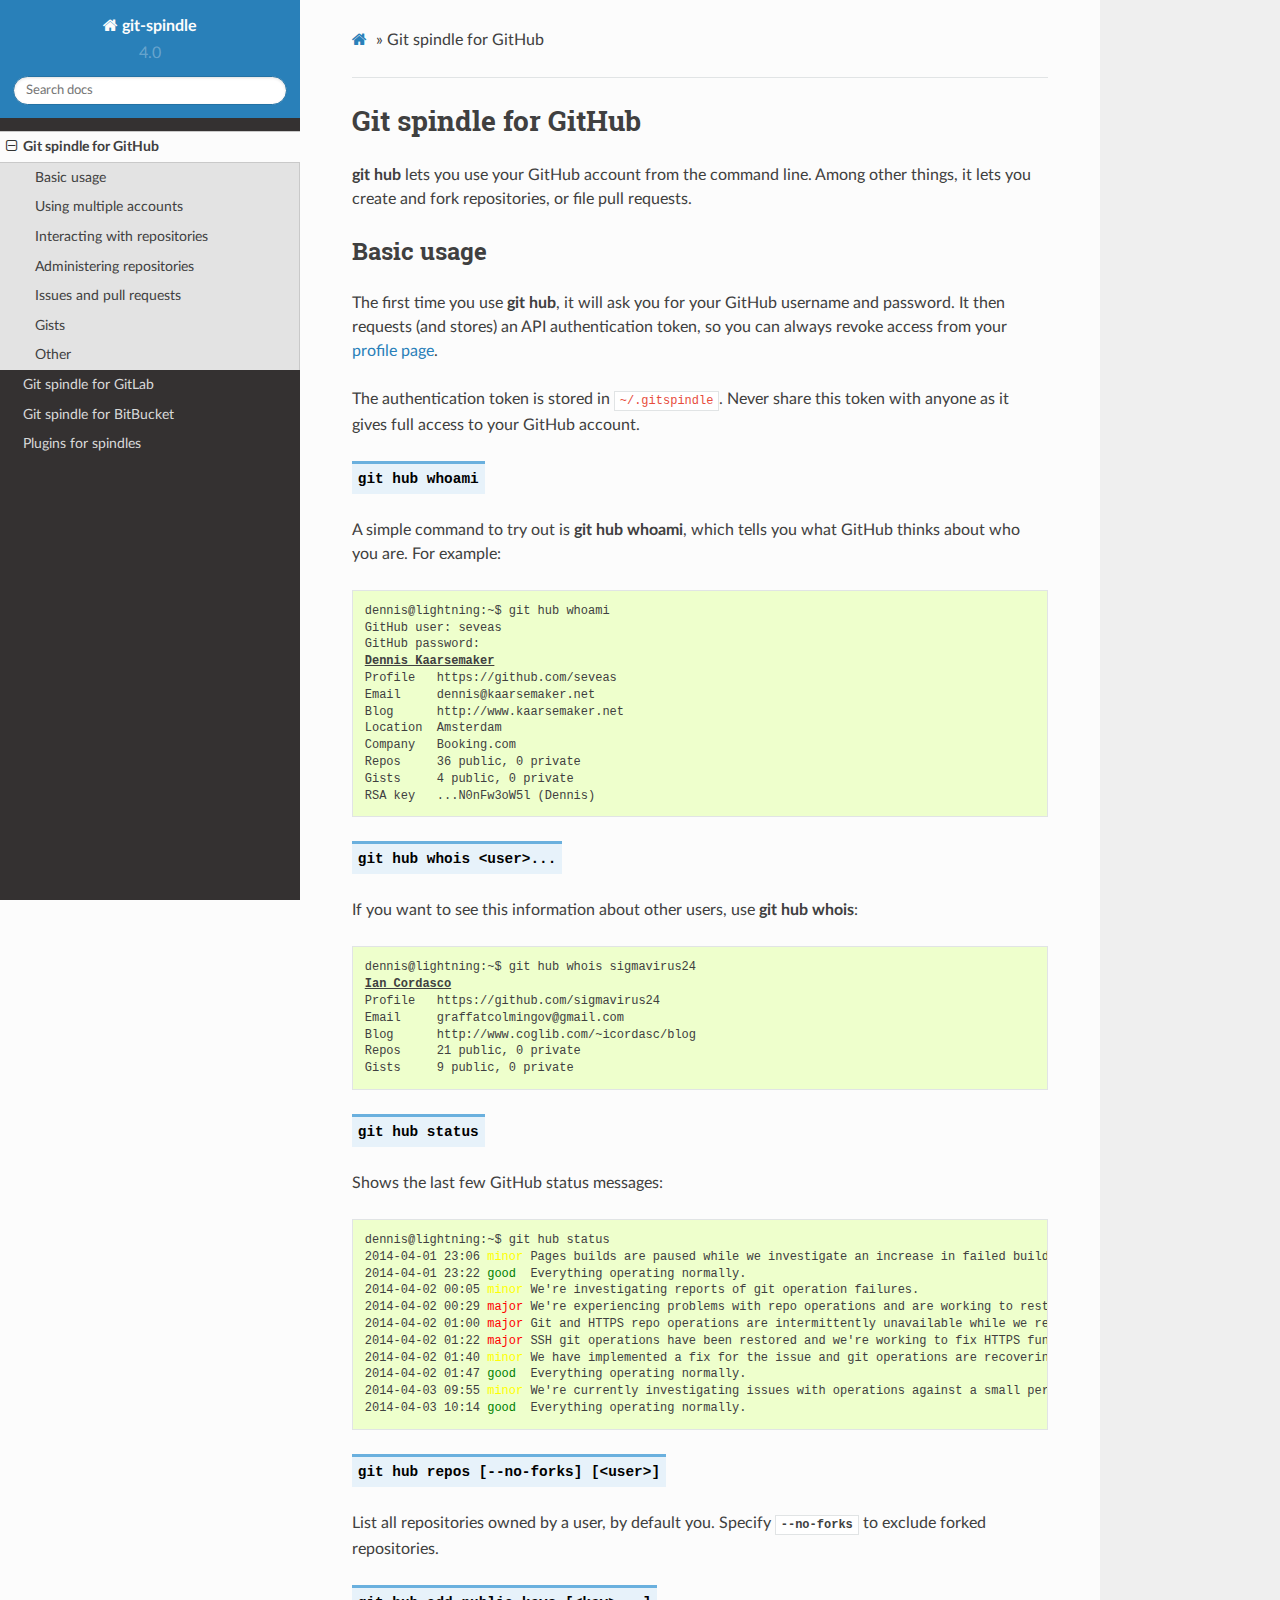
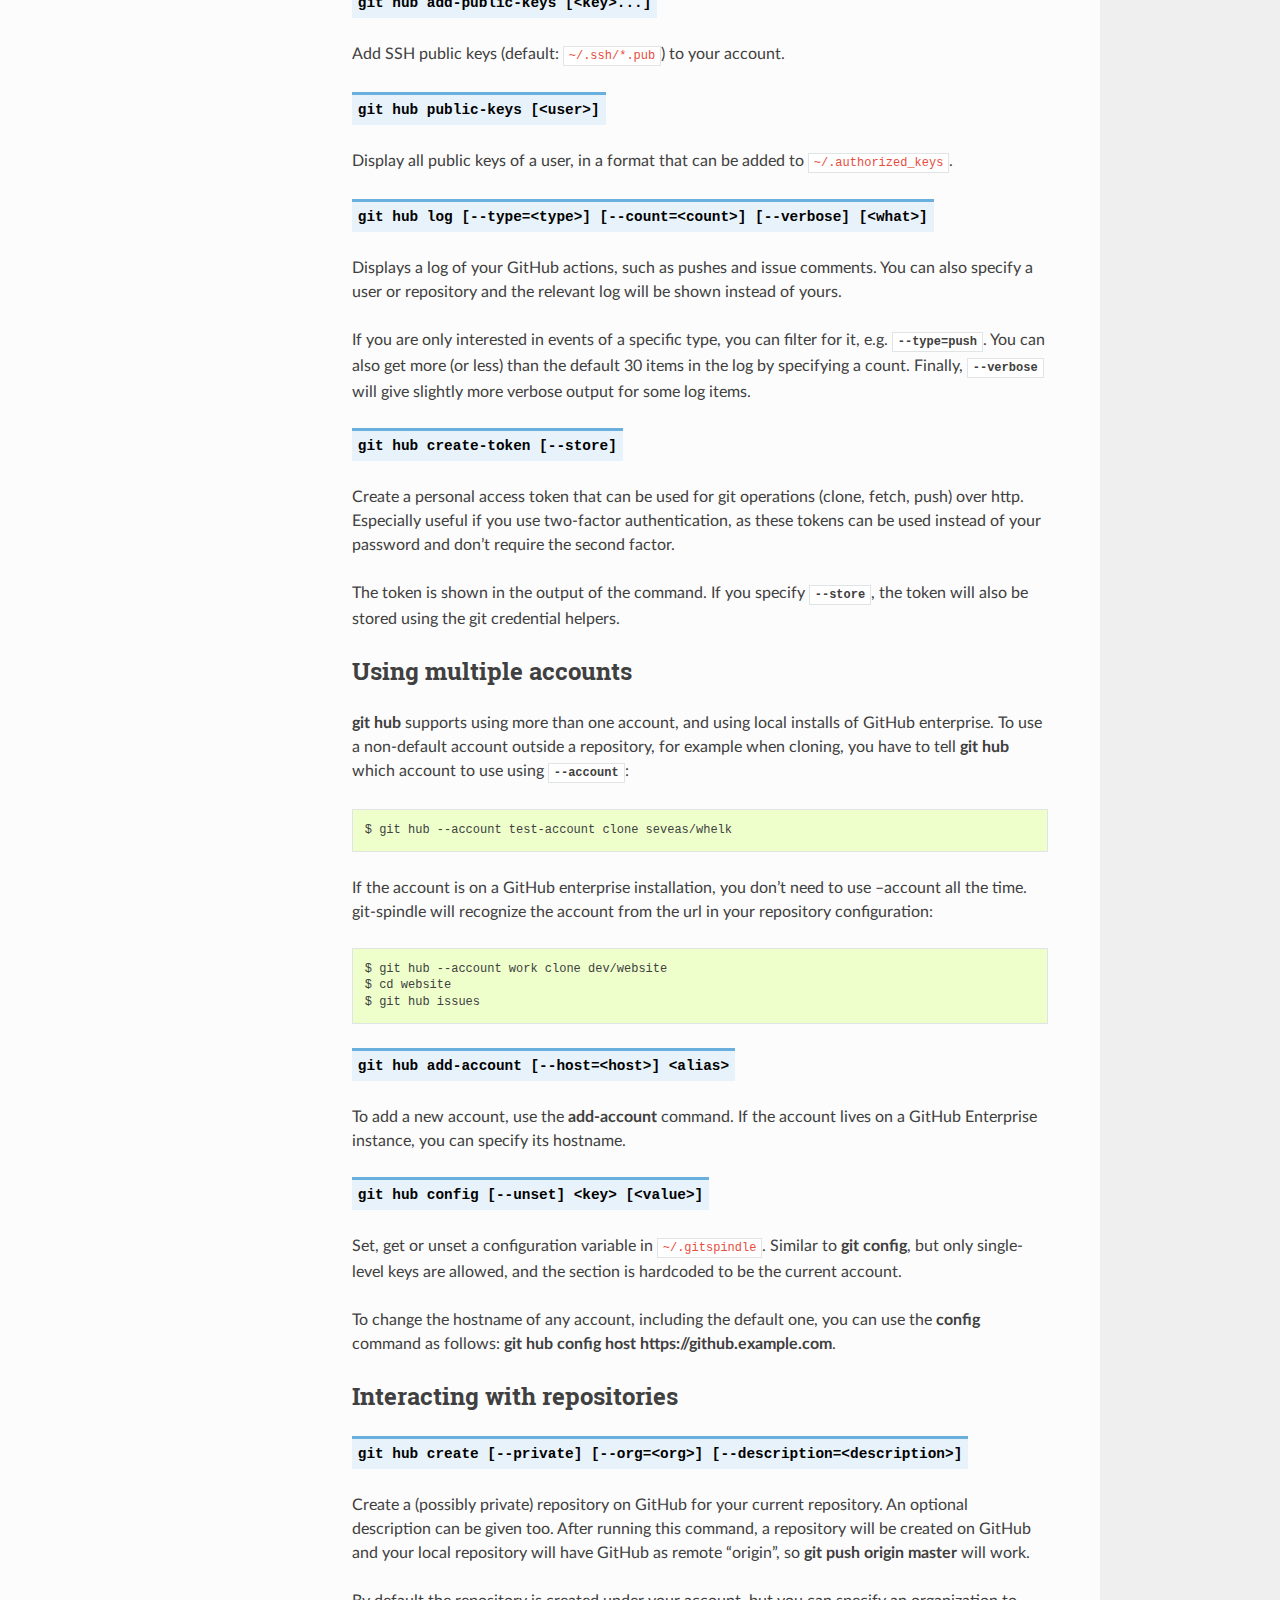
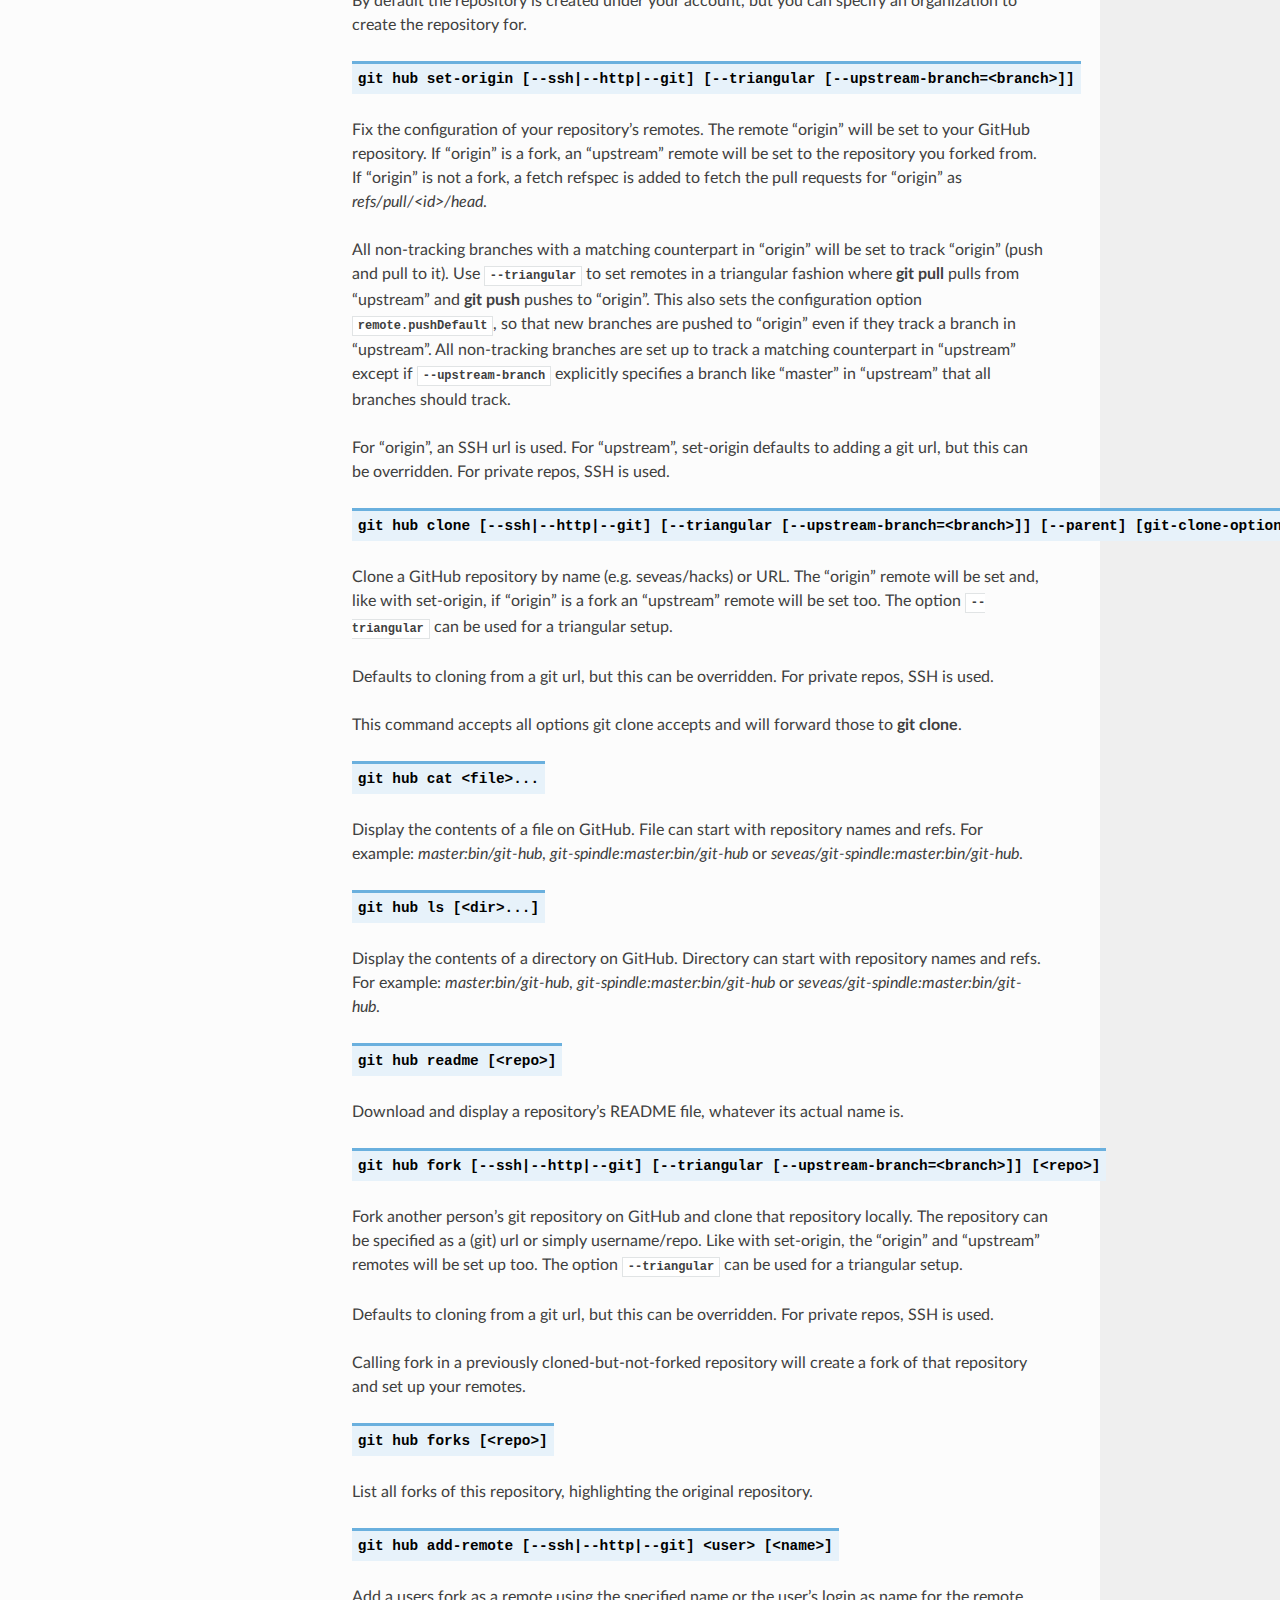
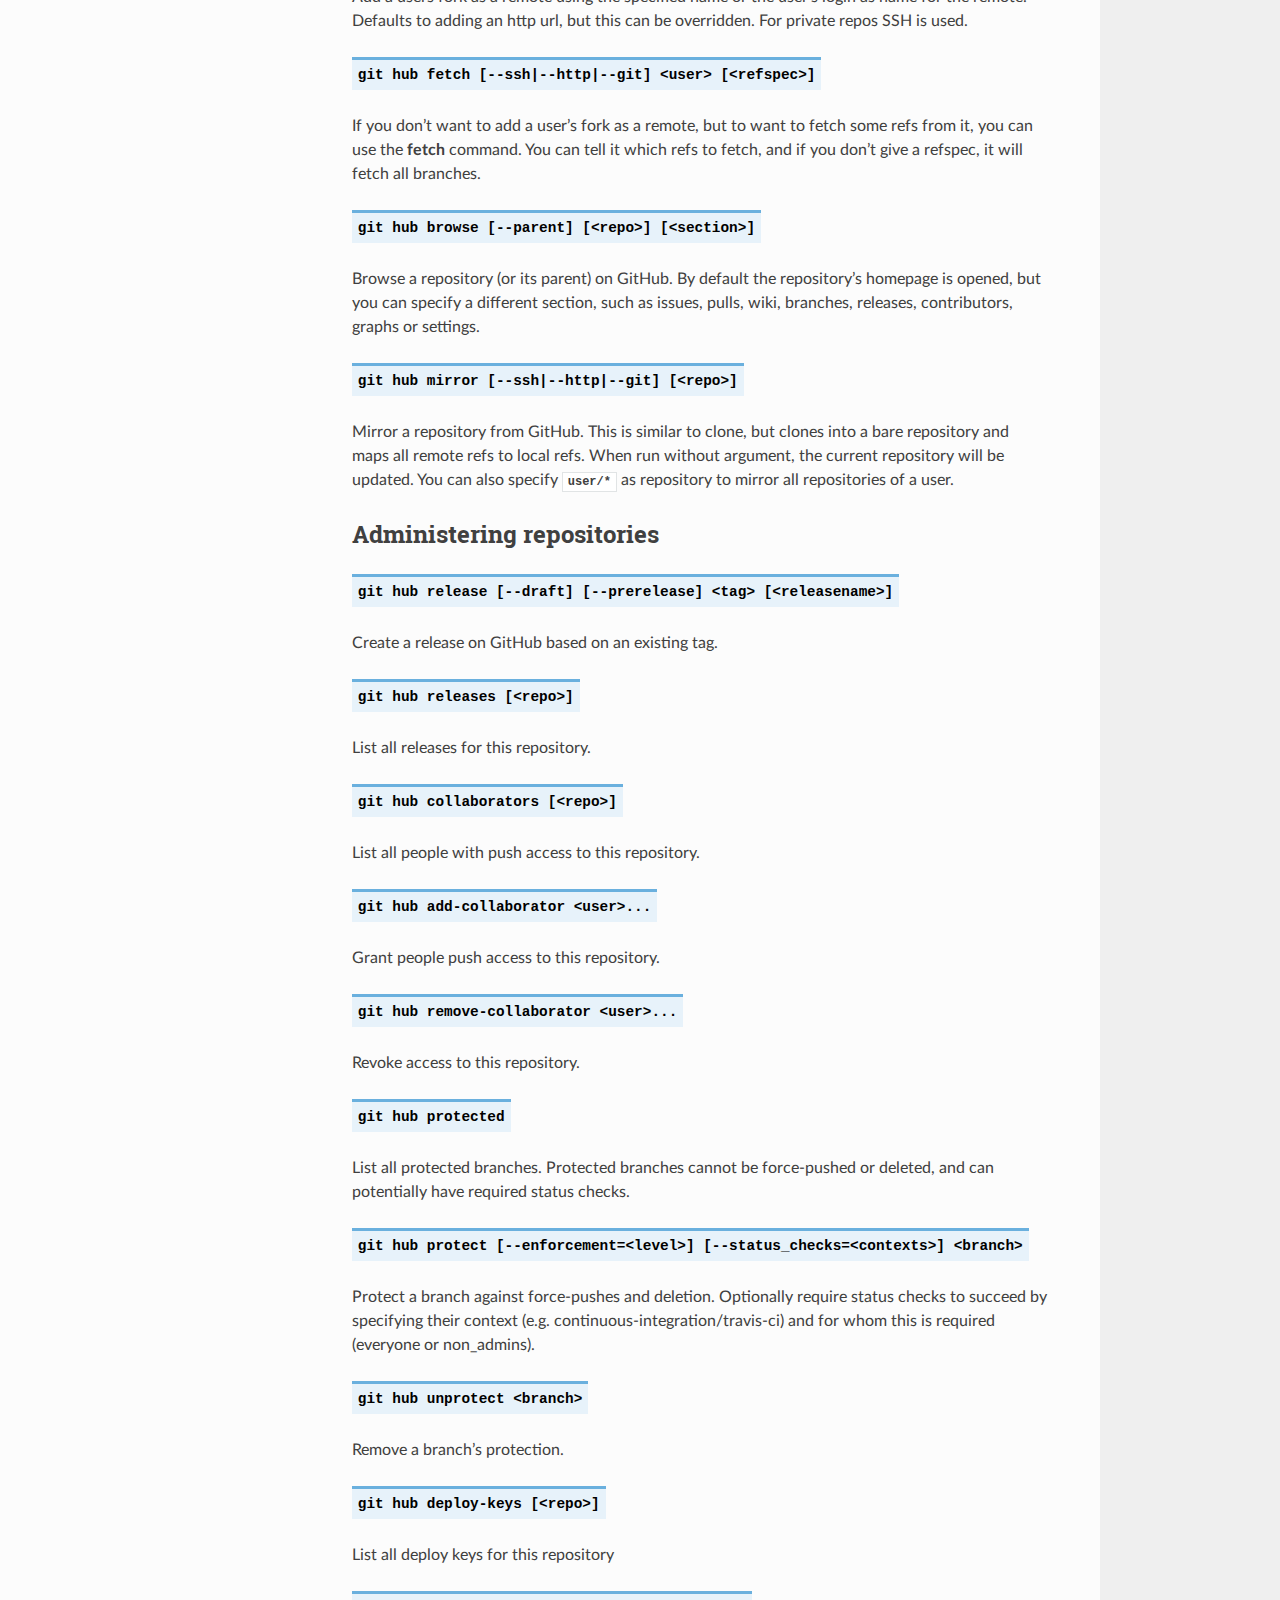
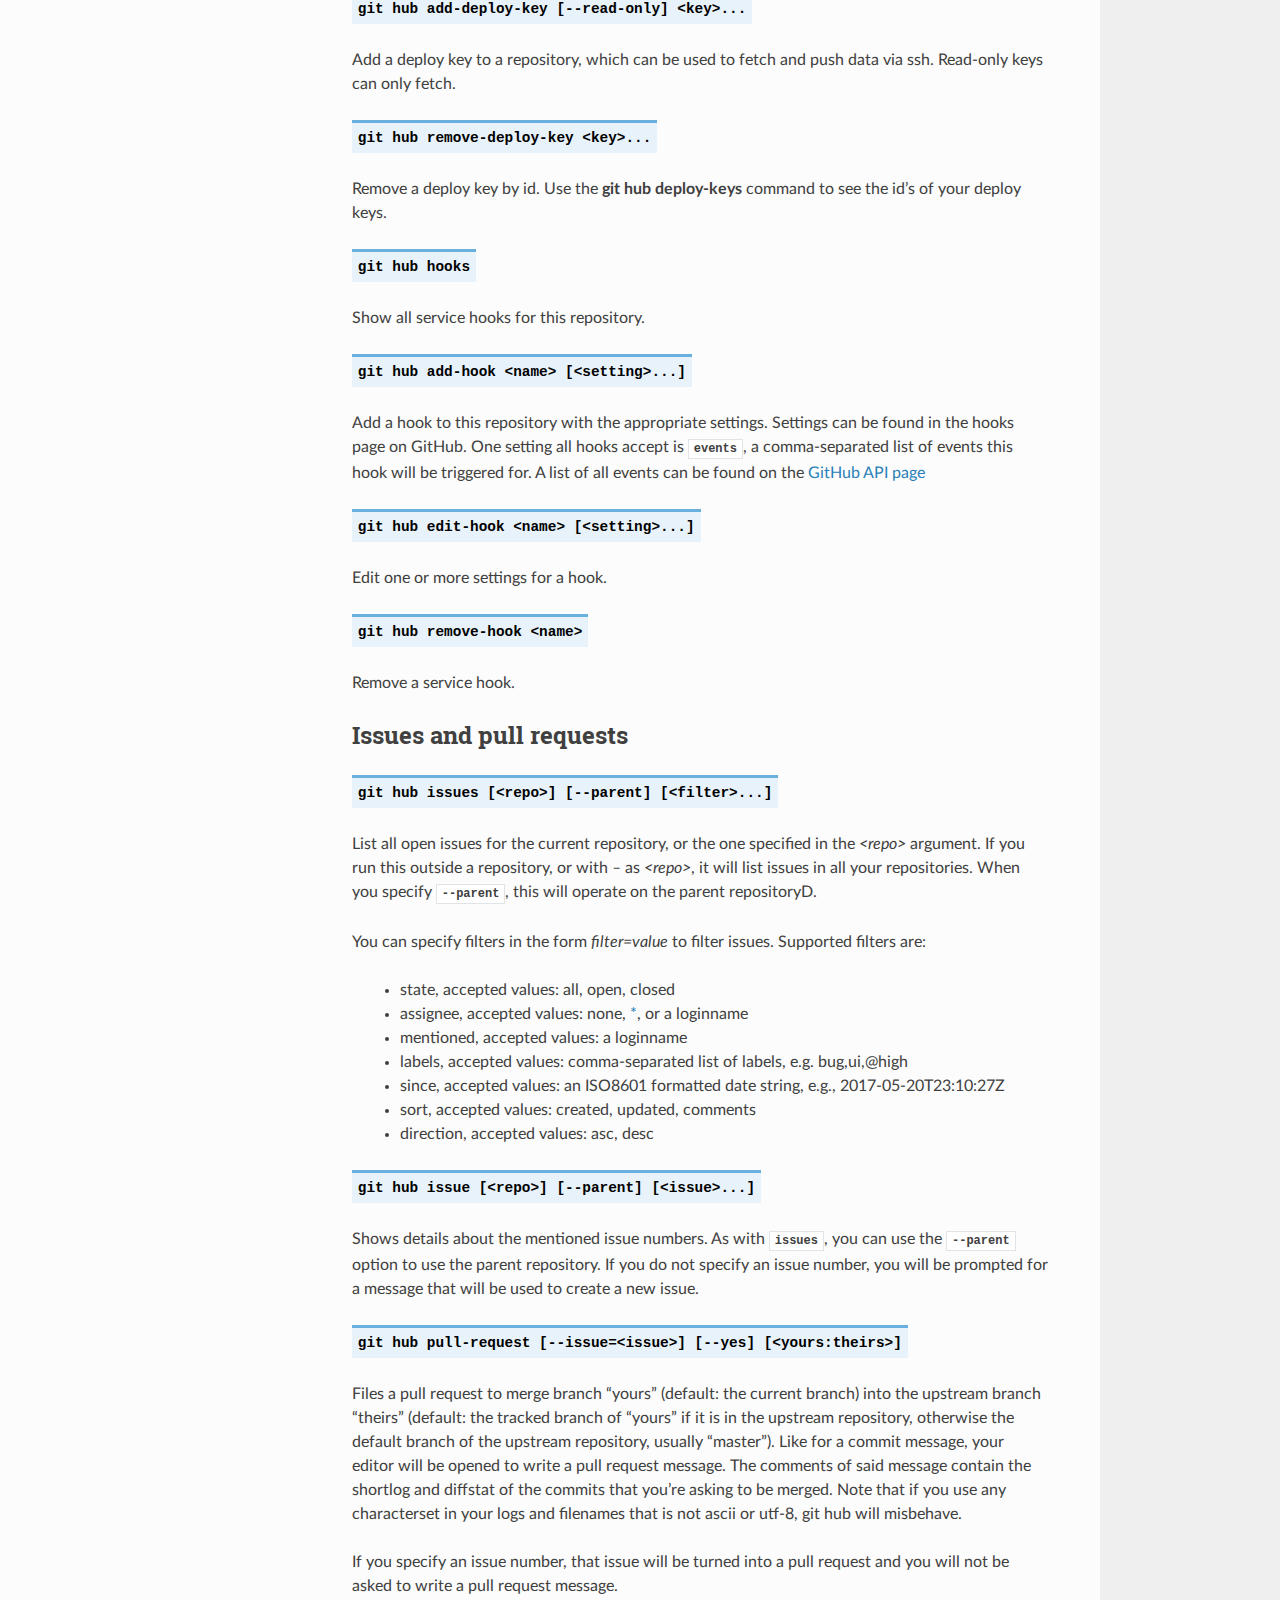
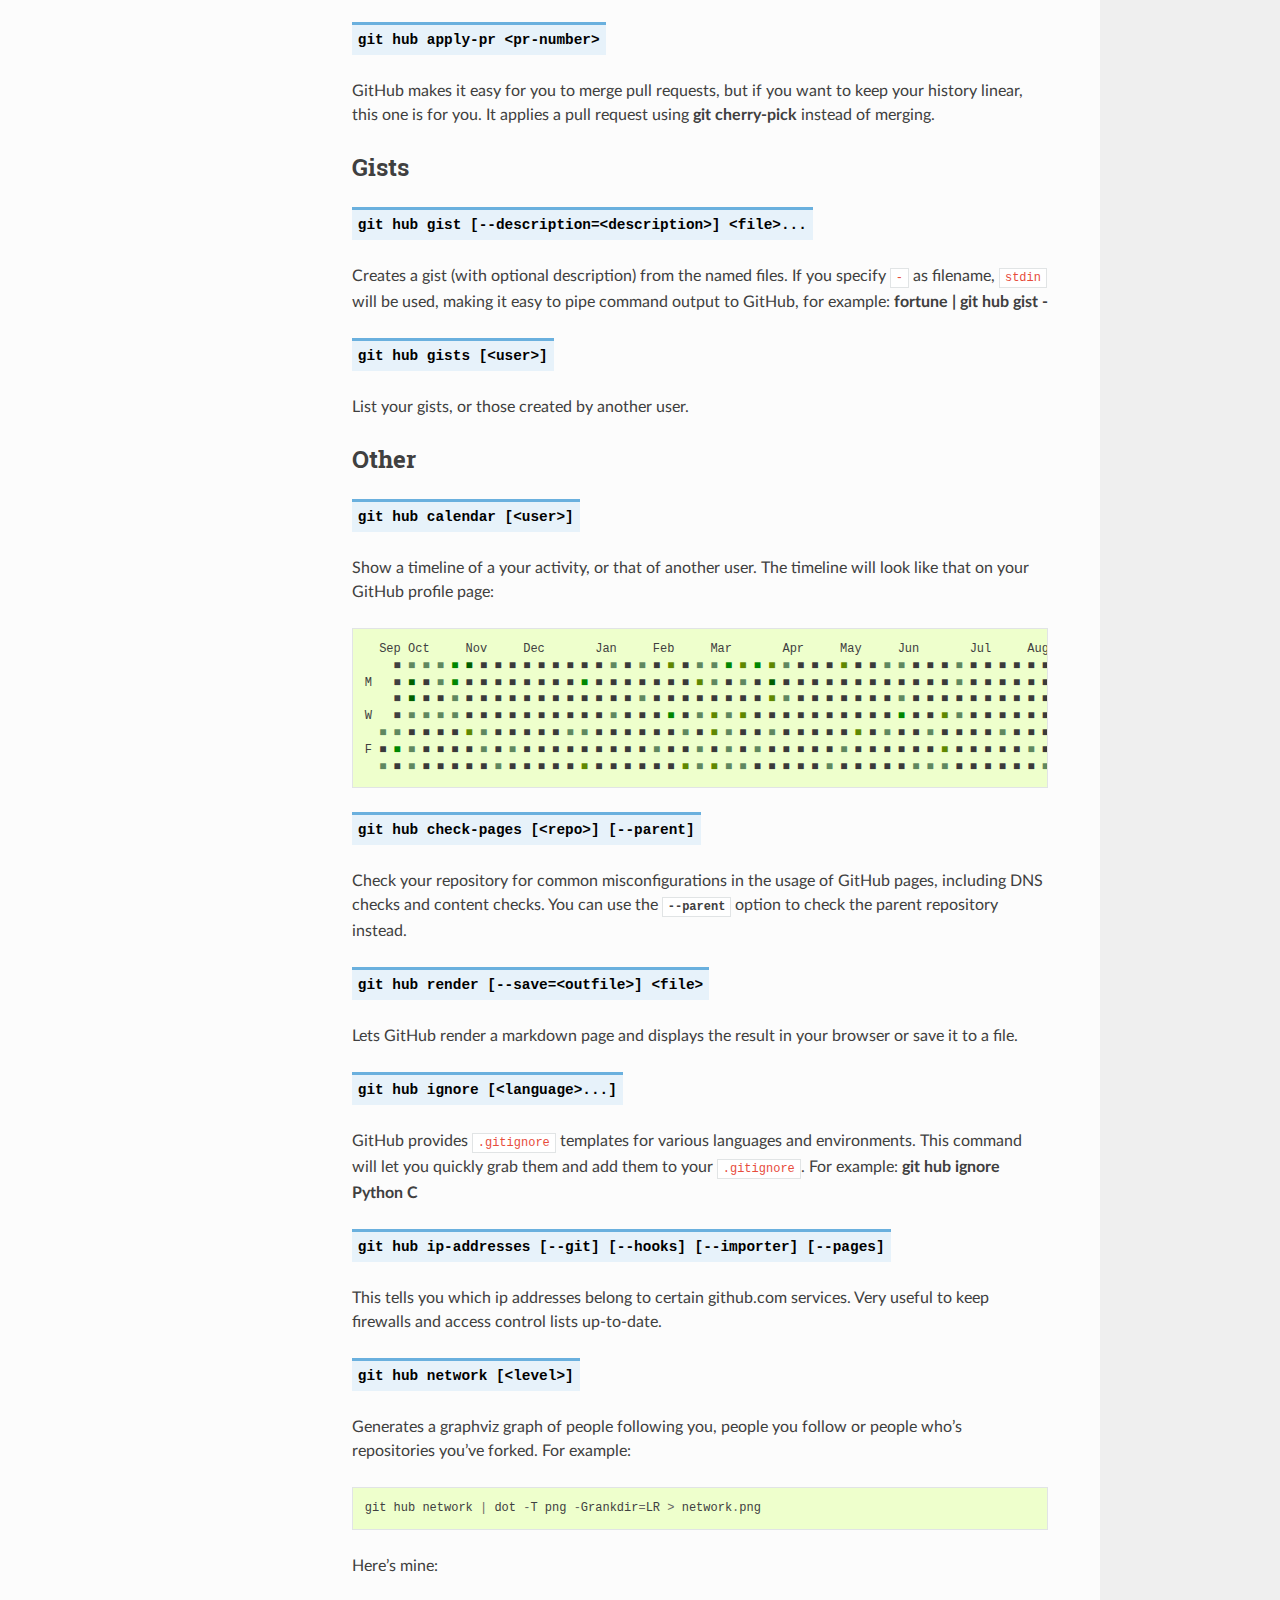
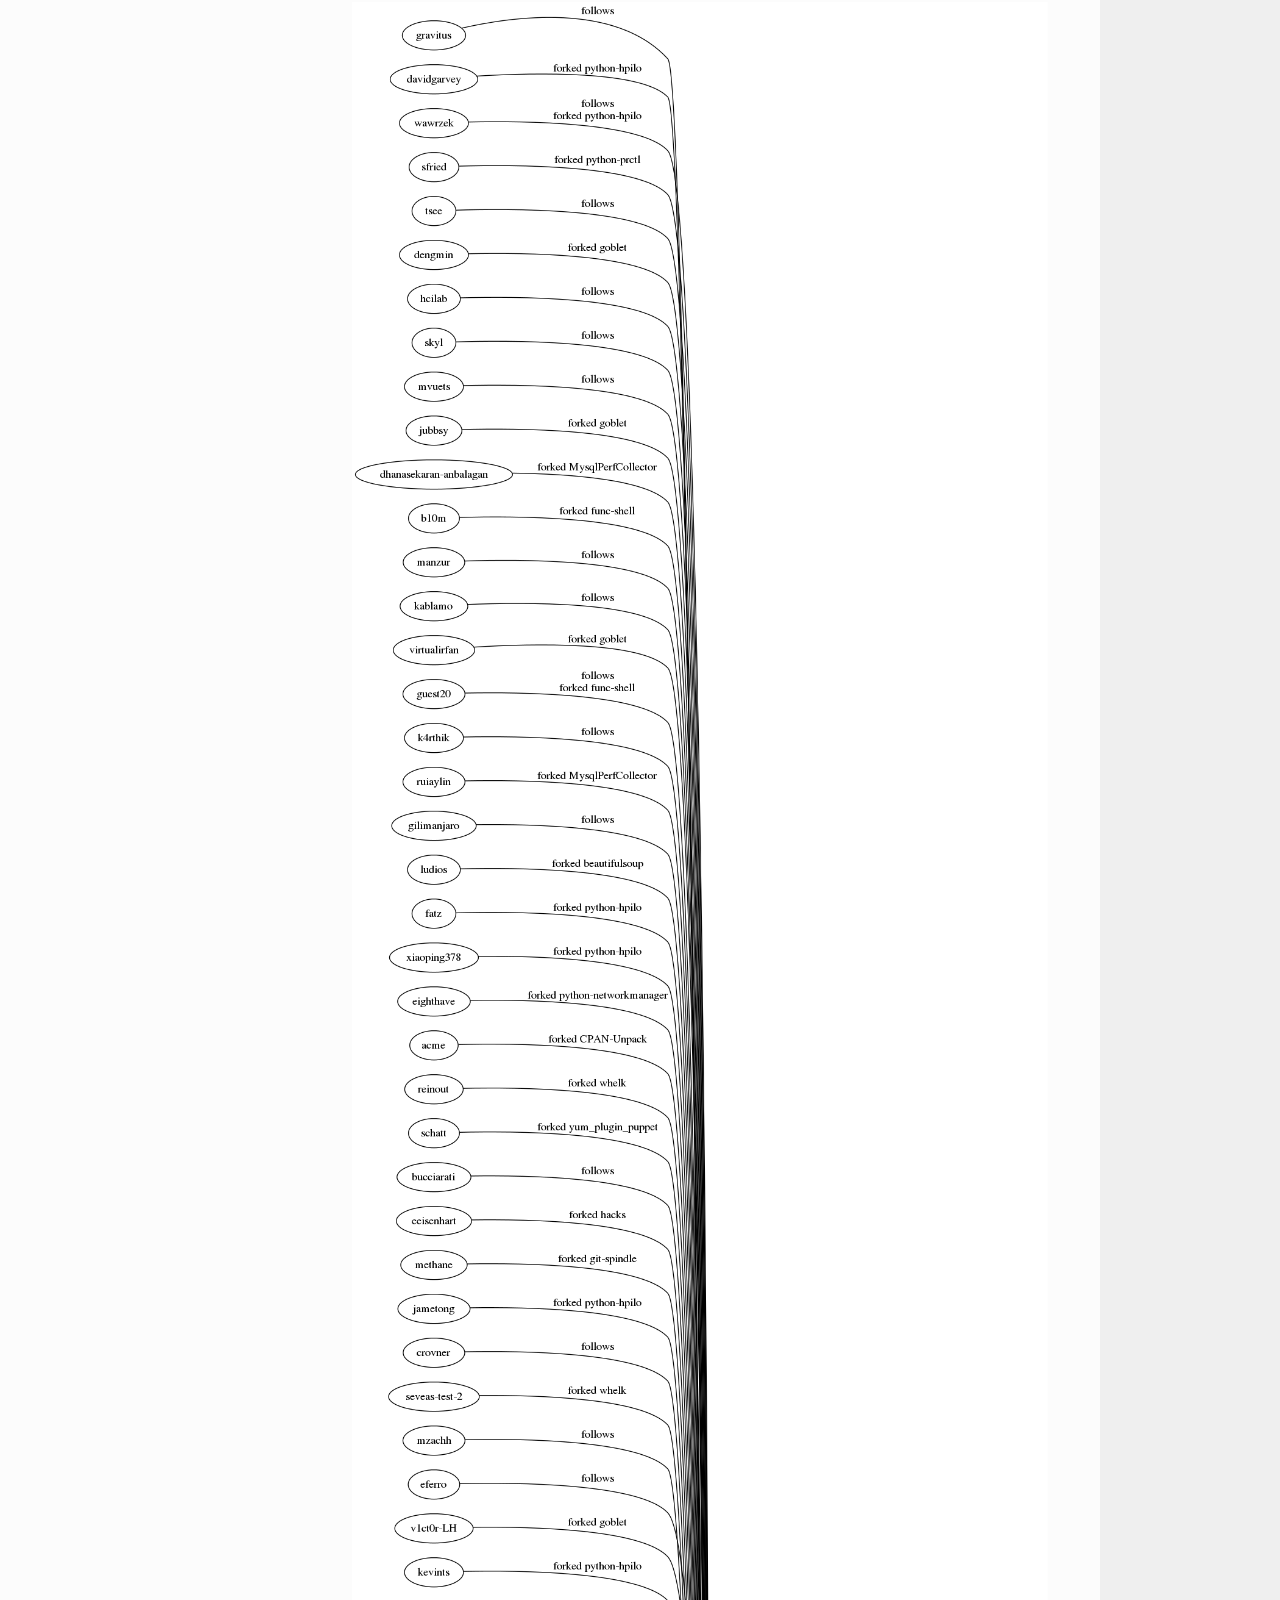
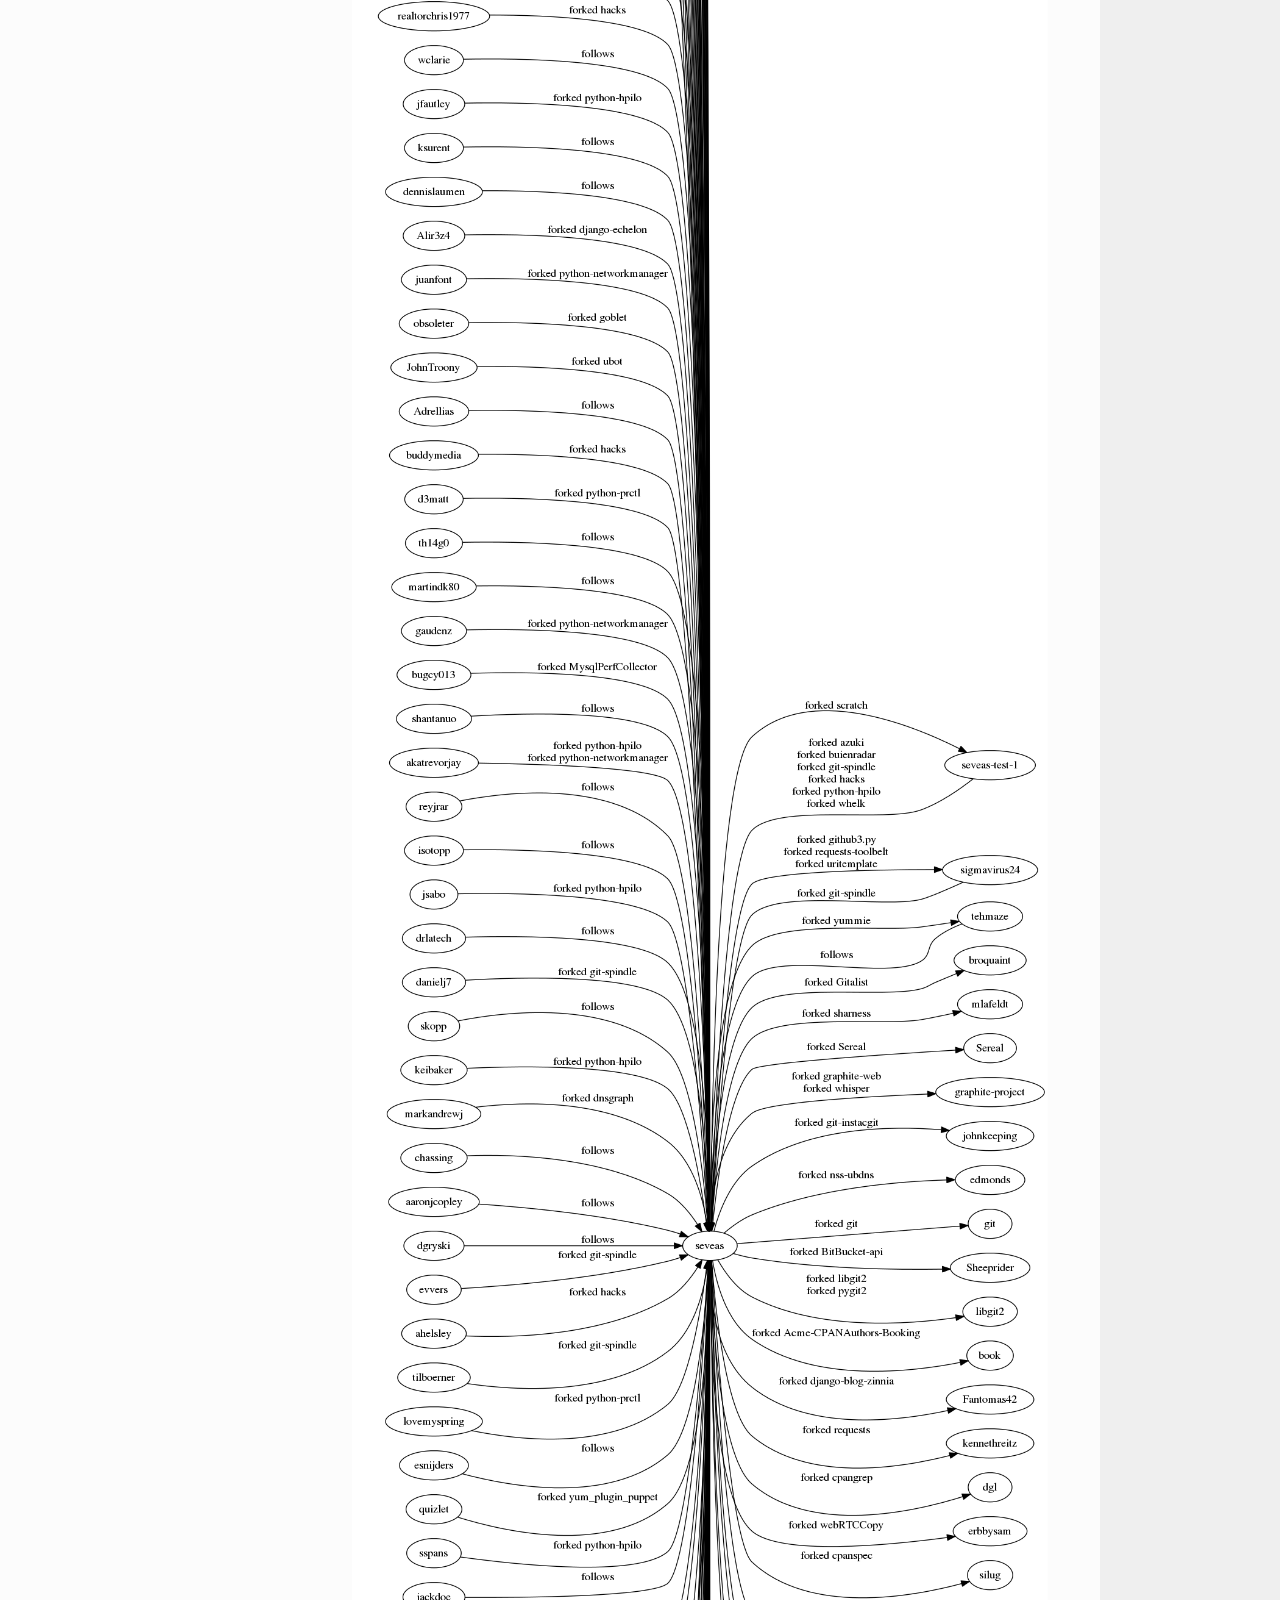
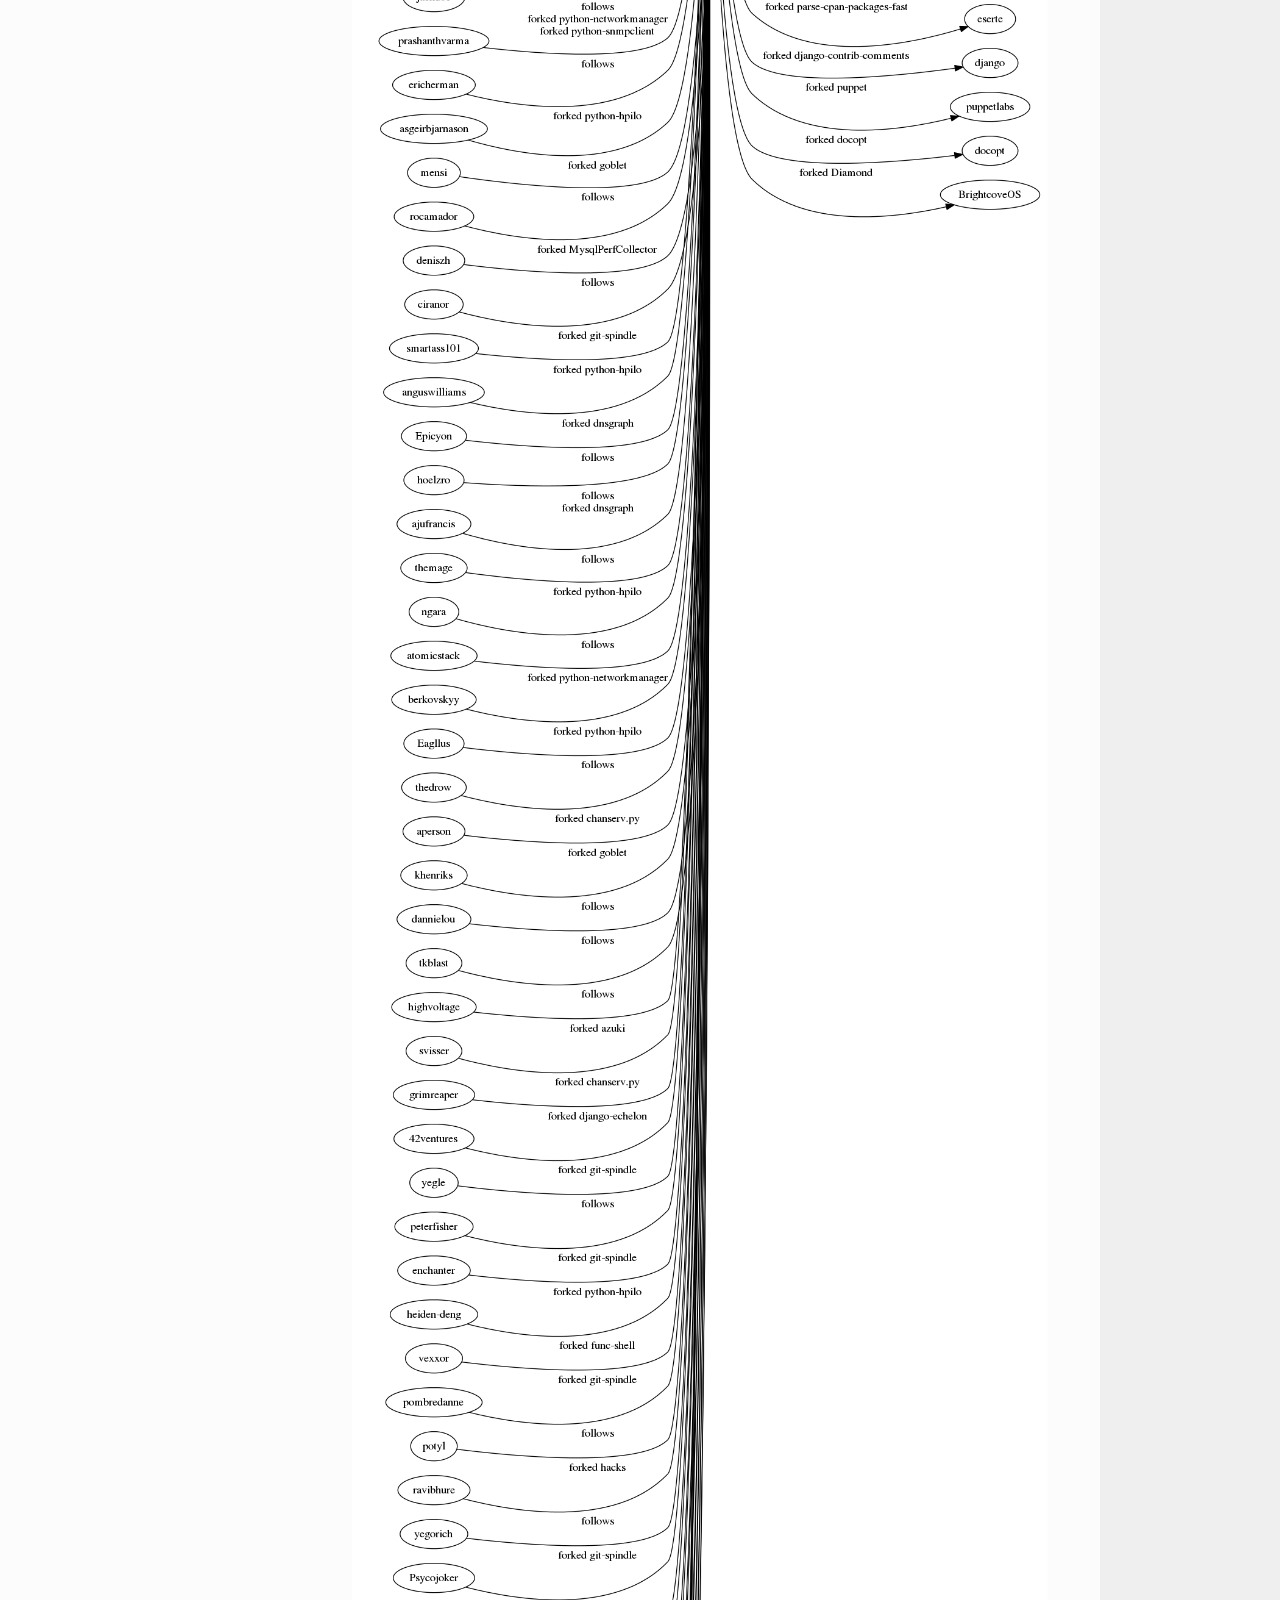
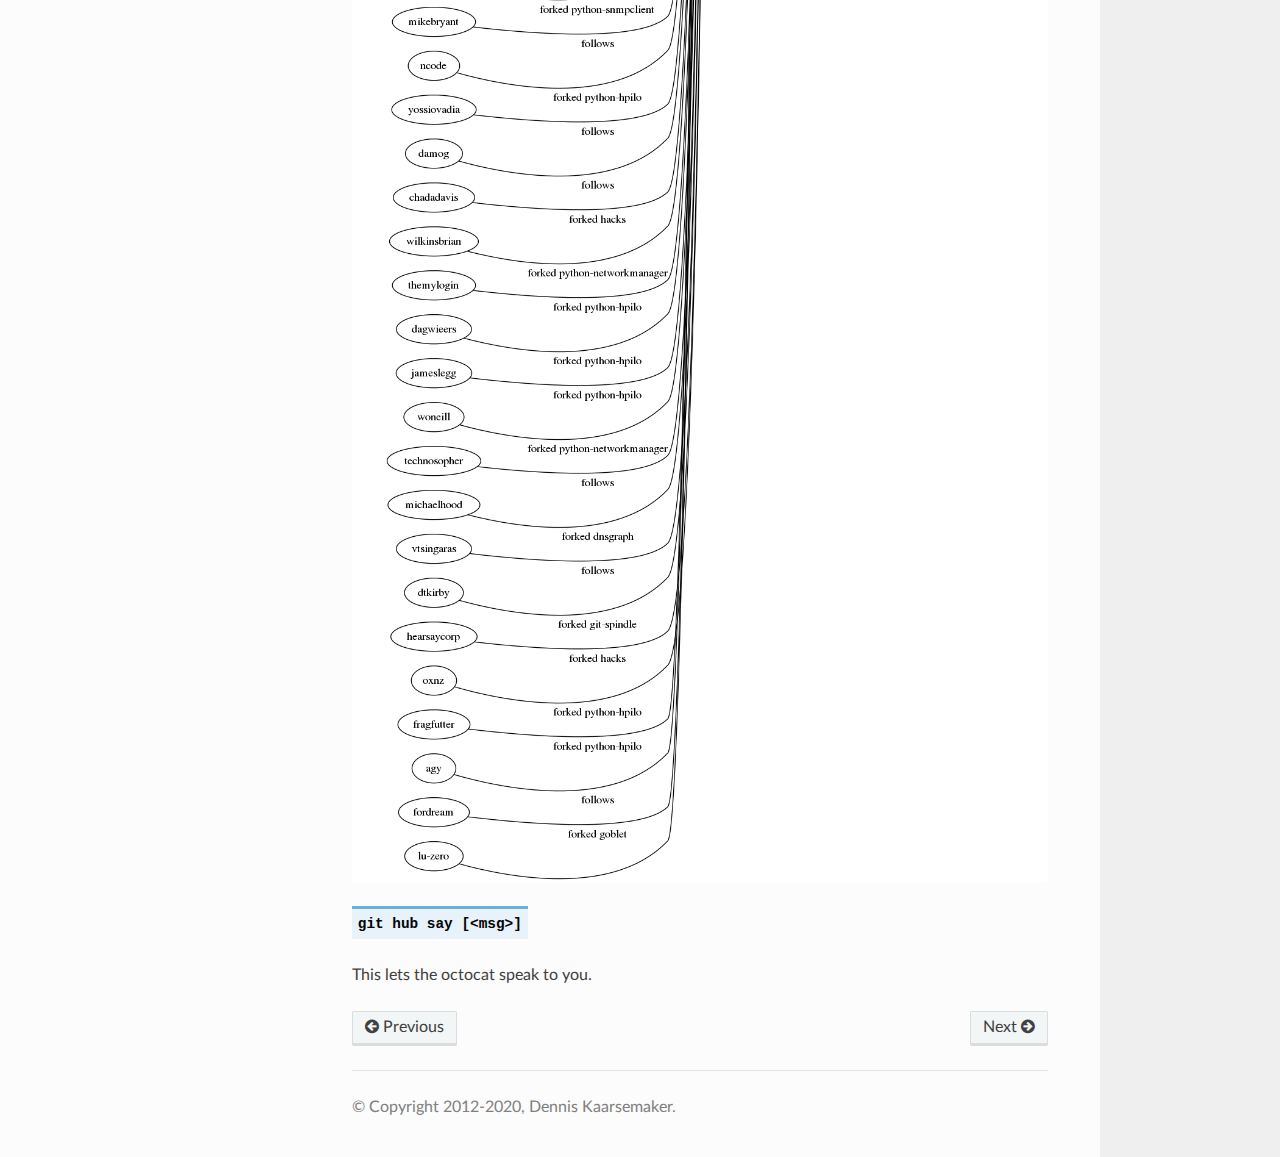
<file: github.html>
<!DOCTYPE html>
<html class="writer-html5" lang="en" >
<head>
  <meta charset="utf-8" />
  <meta name="viewport" content="width=device-width, initial-scale=1.0" />
  <title>Git spindle for GitHub &mdash; git-spindle 4.0.1 documentation</title><link rel="stylesheet" href="_static/css/theme.css" type="text/css" />
    <link rel="stylesheet" href="_static/pygments.css" type="text/css" />
  <!--[if lt IE 9]>
    <script src="_static/js/html5shiv.min.js"></script>
  <![endif]-->
  <script id="documentation_options" data-url_root="./" src="_static/documentation_options.js"></script>
        <script src="_static/jquery.js"></script>
        <script src="_static/underscore.js"></script>
        <script src="_static/doctools.js"></script>
        <script src="_static/language_data.js"></script>
    <script src="_static/js/theme.js"></script>
    <link rel="index" title="Index" href="genindex.html" />
    <link rel="search" title="Search" href="search.html" />
    <link rel="next" title="Git spindle for GitLab" href="gitlab.html" />
    <link rel="prev" title="Git subcommands for interacting with central services" href="index.html" /> 
</head>

<body class="wy-body-for-nav"> 
  <div class="wy-grid-for-nav">
    <nav data-toggle="wy-nav-shift" class="wy-nav-side">
      <div class="wy-side-scroll">
        <div class="wy-side-nav-search" >
            <a href="index.html" class="icon icon-home"> git-spindle
          </a>
              <div class="version">
                4.0
              </div>
<div role="search">
  <form id="rtd-search-form" class="wy-form" action="search.html" method="get">
    <input type="text" name="q" placeholder="Search docs" />
    <input type="hidden" name="check_keywords" value="yes" />
    <input type="hidden" name="area" value="default" />
  </form>
</div>
        </div><div class="wy-menu wy-menu-vertical" data-spy="affix" role="navigation" aria-label="Navigation menu">
              <ul class="current">
<li class="toctree-l1 current"><a class="current reference internal" href="#">Git spindle for GitHub</a><ul>
<li class="toctree-l2"><a class="reference internal" href="#basic-usage">Basic usage</a></li>
<li class="toctree-l2"><a class="reference internal" href="#using-multiple-accounts">Using multiple accounts</a></li>
<li class="toctree-l2"><a class="reference internal" href="#interacting-with-repositories">Interacting with repositories</a></li>
<li class="toctree-l2"><a class="reference internal" href="#administering-repositories">Administering repositories</a></li>
<li class="toctree-l2"><a class="reference internal" href="#issues-and-pull-requests">Issues and pull requests</a></li>
<li class="toctree-l2"><a class="reference internal" href="#gists">Gists</a></li>
<li class="toctree-l2"><a class="reference internal" href="#other">Other</a></li>
</ul>
</li>
<li class="toctree-l1"><a class="reference internal" href="gitlab.html">Git spindle for GitLab</a></li>
<li class="toctree-l1"><a class="reference internal" href="bitbucket.html">Git spindle for BitBucket</a></li>
<li class="toctree-l1"><a class="reference internal" href="plugins.html">Plugins for spindles</a></li>
</ul>

        </div>
      </div>
    </nav>

    <section data-toggle="wy-nav-shift" class="wy-nav-content-wrap"><nav class="wy-nav-top" aria-label="Mobile navigation menu" >
          <i data-toggle="wy-nav-top" class="fa fa-bars"></i>
          <a href="index.html">git-spindle</a>
      </nav>

      <div class="wy-nav-content">
        <div class="rst-content">
          <div role="navigation" aria-label="Page navigation">
  <ul class="wy-breadcrumbs">
      <li><a href="index.html" class="icon icon-home"></a> &raquo;</li>
      <li>Git spindle for GitHub</li>
      <li class="wy-breadcrumbs-aside">
      </li>
  </ul>
  <hr/>
</div>
          <div role="main" class="document" itemscope="itemscope" itemtype="http://schema.org/Article">
           <div itemprop="articleBody">
             
  <div class="section" id="git-spindle-for-github">
<h1>Git spindle for GitHub<a class="headerlink" href="#git-spindle-for-github" title="Permalink to this headline">¶</a></h1>
<p><strong class="command">git hub</strong> lets you use your GitHub account from the command line.
Among other things, it lets you create and fork repositories, or file pull
requests.</p>
<div class="section" id="basic-usage">
<h2>Basic usage<a class="headerlink" href="#basic-usage" title="Permalink to this headline">¶</a></h2>
<p>The first time you use <strong class="command">git hub</strong>, it will ask you for your GitHub
username and password. It then requests (and stores) an API authentication
token, so you can always revoke access from your <a class="reference external" href="https://github.com/settings/applications">profile page</a>.</p>
<p>The authentication token is stored in <code class="file docutils literal notranslate"><span class="pre">~/.gitspindle</span></code>. Never share this
token with anyone as it gives full access to your GitHub account.</p>
<dl class="describe">
<dt>
<code class="sig-name descname">git hub whoami</code></dt>
<dd></dd></dl>

<p>A simple command to try out is <strong class="command">git hub whoami</strong>, which tells you what
GitHub thinks about who you are. For example:</p>
<div class="highlight-default notranslate"><div class="highlight"><pre><span></span>dennis@lightning:~$ git hub whoami
GitHub user: seveas
GitHub password:
<span style="font-weight: bold; text-decoration: underline">Dennis Kaarsemaker</span>
Profile   https://github.com/seveas
Email     dennis@kaarsemaker.net
Blog      http://www.kaarsemaker.net
Location  Amsterdam
Company   Booking.com
Repos     36 public, 0 private
Gists     4 public, 0 private
RSA key   ...N0nFw3oW5l (Dennis)
</pre></div>
</div>
<dl class="describe">
<dt>
<code class="sig-name descname">git hub whois &lt;user&gt;...</code></dt>
<dd></dd></dl>

<p>If you want to see this information about other users, use <strong class="command">git hub whois</strong>:</p>
<div class="highlight-default notranslate"><div class="highlight"><pre><span></span>dennis@lightning:~$ git hub whois sigmavirus24
<span style="font-weight: bold; text-decoration: underline">Ian Cordasco</span>
Profile   https://github.com/sigmavirus24
Email     graffatcolmingov@gmail.com
Blog      http://www.coglib.com/~icordasc/blog
Repos     21 public, 0 private
Gists     9 public, 0 private
</pre></div>
</div>
<dl class="describe">
<dt>
<code class="sig-name descname">git hub status</code></dt>
<dd></dd></dl>

<p>Shows the last few GitHub status messages:</p>
<div class="highlight-default notranslate"><div class="highlight"><pre><span></span>dennis@lightning:~$ git hub status
<span style="">2014-04-01 23:06</span> <span style="color: yellow">minor</span> Pages builds are paused while we investigate an increase in failed builds
<span style="">2014-04-01 23:22</span> <span style="color: green">good </span> Everything operating normally.
<span style="">2014-04-02 00:05</span> <span style="color: yellow">minor</span> We&#39;re investigating reports of git operation failures.
<span style="">2014-04-02 00:29</span> <span style="color: red">major</span> We&#39;re experiencing problems with repo operations and are working to restore functionality.
<span style="">2014-04-02 01:00</span> <span style="color: red">major</span> Git and HTTPS repo operations are intermittently unavailable while we repair the source of the problem.
<span style="">2014-04-02 01:22</span> <span style="color: red">major</span> SSH git operations have been restored and we&#39;re working to fix HTTPS functionality.
<span style="">2014-04-02 01:40</span> <span style="color: yellow">minor</span> We have implemented a fix for the issue and git operations are recovering.
<span style="">2014-04-02 01:47</span> <span style="color: green">good </span> Everything operating normally.
<span style="">2014-04-03 09:55</span> <span style="color: yellow">minor</span> We&#39;re currently investigating issues with operations against a small percentage of repositories.
<span style="">2014-04-03 10:14</span> <span style="color: green">good </span> Everything operating normally.
</pre></div>
</div>
<dl class="describe">
<dt>
<code class="sig-name descname">git hub repos [--no-forks] [&lt;user&gt;]</code></dt>
<dd></dd></dl>

<p>List all repositories owned by a user, by default you. Specify <code class="xref std std-option docutils literal notranslate"><span class="pre">--no-forks</span></code>
to exclude forked repositories.</p>
<dl class="describe">
<dt>
<code class="sig-name descname">git hub add-public-keys [&lt;key&gt;...]</code></dt>
<dd></dd></dl>

<p>Add SSH public keys (default: <code class="file docutils literal notranslate"><span class="pre">~/.ssh/*.pub</span></code>) to your account.</p>
<dl class="describe">
<dt>
<code class="sig-name descname">git hub public-keys [&lt;user&gt;]</code></dt>
<dd></dd></dl>

<p>Display all public keys of a user, in a format that can be added to
<code class="file docutils literal notranslate"><span class="pre">~/.authorized_keys</span></code>.</p>
<dl class="describe">
<dt>
<code class="sig-name descname">git hub log [--type=&lt;type&gt;] [--count=&lt;count&gt;] [--verbose] [&lt;what&gt;]</code></dt>
<dd></dd></dl>

<p>Displays a log of your GitHub actions, such as pushes and issue comments. You
can also specify a user or repository and the relevant log will be shown
instead of yours.</p>
<p>If you are only interested in events of a specific type, you can filter for it,
e.g. <code class="xref std std-option docutils literal notranslate"><span class="pre">--type=push</span></code>. You can also get more (or less) than the default 30
items in the log by specifying a count. Finally, <code class="xref std std-option docutils literal notranslate"><span class="pre">--verbose</span></code> will give
slightly more verbose output for some log items.</p>
<dl class="describe">
<dt>
<code class="sig-name descname">git hub create-token [--store]</code></dt>
<dd></dd></dl>

<p>Create a personal access token that can be used for git operations (clone,
fetch, push) over http. Especially useful if you use two-factor authentication,
as these tokens can be used instead of your password and don’t require the
second factor.</p>
<p>The token is shown in the output of the command. If you specify
<code class="xref std std-option docutils literal notranslate"><span class="pre">--store</span></code>, the token will also be stored using the git credential
helpers.</p>
</div>
<div class="section" id="using-multiple-accounts">
<h2>Using multiple accounts<a class="headerlink" href="#using-multiple-accounts" title="Permalink to this headline">¶</a></h2>
<p><strong class="command">git hub</strong> supports using more than one account, and using local
installs of GitHub enterprise. To use a non-default account outside a
repository, for example when cloning, you have to tell <strong class="command">git hub</strong> which
account to use using <code class="xref std std-option docutils literal notranslate"><span class="pre">--account</span></code>:</p>
<div class="highlight-default notranslate"><div class="highlight"><pre><span></span>$ git hub --account test-account clone seveas/whelk
</pre></div>
</div>
<p>If the account is on a GitHub enterprise installation, you don’t need to use
–account all the time. git-spindle will recognize the account from the url in
your repository configuration:</p>
<div class="highlight-default notranslate"><div class="highlight"><pre><span></span>$ git hub --account work clone dev/website
$ cd website
$ git hub issues
</pre></div>
</div>
<dl class="describe">
<dt>
<code class="sig-name descname">git hub add-account [--host=&lt;host&gt;] &lt;alias&gt;</code></dt>
<dd></dd></dl>

<p>To add a new account, use the <strong class="command">add-account</strong> command. If the account
lives on a GitHub Enterprise instance, you can specify its hostname.</p>
<dl class="describe">
<dt>
<code class="sig-name descname">git hub config [--unset] &lt;key&gt; [&lt;value&gt;]</code></dt>
<dd></dd></dl>

<p>Set, get or unset a configuration variable in <code class="file docutils literal notranslate"><span class="pre">~/.gitspindle</span></code>. Similar to
<strong class="command">git config</strong>, but only single-level keys are allowed, and the section
is hardcoded to be the current account.</p>
<p>To change the hostname of any account, including the default one, you can use
the <strong class="command">config</strong> command as follows: <strong class="command">git hub config host
https://github.example.com</strong>.</p>
</div>
<div class="section" id="interacting-with-repositories">
<h2>Interacting with repositories<a class="headerlink" href="#interacting-with-repositories" title="Permalink to this headline">¶</a></h2>
<dl class="describe">
<dt>
<code class="sig-name descname">git hub create [--private] [--org=&lt;org&gt;] [--description=&lt;description&gt;]</code></dt>
<dd></dd></dl>

<p>Create a (possibly private) repository on GitHub for your current repository. An
optional description can be given too. After running this command, a repository
will be created on GitHub and your local repository will have GitHub as remote
“origin”, so <strong class="command">git push origin master</strong> will work.</p>
<p>By default the repository is created under your account, but you can specify an
organization to create the repository for.</p>
<dl class="describe">
<dt>
<code class="sig-name descname">git hub set-origin [--ssh|--http|--git] [--triangular [--upstream-branch=&lt;branch&gt;]]</code></dt>
<dd></dd></dl>

<p>Fix the configuration of your repository’s remotes. The remote “origin” will be
set to your GitHub repository. If “origin” is a fork, an “upstream” remote will
be set to the repository you forked from. If “origin” is not a fork, a fetch
refspec is added to fetch the pull requests for “origin” as
<cite>refs/pull/&lt;id&gt;/head</cite>.</p>
<p>All non-tracking branches with a matching counterpart in “origin” will be set to
track “origin” (push and pull to it). Use <code class="xref std std-option docutils literal notranslate"><span class="pre">--triangular</span></code> to set remotes
in a triangular fashion where <strong class="command">git pull</strong> pulls from “upstream” and
<strong class="command">git push</strong> pushes to “origin”. This also sets the configuration option
<code class="xref std std-option docutils literal notranslate"><span class="pre">remote.pushDefault</span></code>, so that new branches are pushed to “origin” even
if they track a branch in “upstream”. All non-tracking branches are set up to
track a matching counterpart in “upstream” except if <code class="xref std std-option docutils literal notranslate"><span class="pre">--upstream-branch</span></code>
explicitly specifies a branch like “master” in “upstream” that all branches should
track.</p>
<p>For “origin”, an SSH url is used. For “upstream”, set-origin defaults to adding
a git url, but this can be overridden. For private repos, SSH is used.</p>
<dl class="describe">
<dt>
<code class="sig-name descname">git hub clone [--ssh|--http|--git] [--triangular [--upstream-branch=&lt;branch&gt;]] [--parent] [git-clone-options] &lt;repo&gt; [&lt;dir&gt;]</code></dt>
<dd></dd></dl>

<p>Clone a GitHub repository by name (e.g. seveas/hacks) or URL. The “origin”
remote will be set and, like with set-origin, if “origin” is a fork an
“upstream” remote will be set too. The option <code class="xref std std-option docutils literal notranslate"><span class="pre">--triangular</span></code> can be used
for a triangular setup.</p>
<p>Defaults to cloning from a git url, but this can be overridden. For private
repos, SSH is used.</p>
<p>This command accepts all options git clone accepts and will forward those to
<strong class="command">git clone</strong>.</p>
<dl class="describe">
<dt>
<code class="sig-name descname">git hub cat &lt;file&gt;...</code></dt>
<dd></dd></dl>

<p>Display the contents of a file on GitHub. File can start with repository names
and refs. For example: <cite>master:bin/git-hub</cite>, <cite>git-spindle:master:bin/git-hub</cite>
or <cite>seveas/git-spindle:master:bin/git-hub</cite>.</p>
<dl class="describe">
<dt>
<code class="sig-name descname">git hub ls [&lt;dir&gt;...]</code></dt>
<dd></dd></dl>

<p>Display the contents of a directory on GitHub. Directory can start with
repository names and refs. For example: <cite>master:bin/git-hub</cite>,
<cite>git-spindle:master:bin/git-hub</cite> or <cite>seveas/git-spindle:master:bin/git-hub</cite>.</p>
<dl class="describe">
<dt>
<code class="sig-name descname">git hub readme [&lt;repo&gt;]</code></dt>
<dd></dd></dl>

<p>Download and display a repository’s README file, whatever its actual name is.</p>
<dl class="describe">
<dt>
<code class="sig-name descname">git hub fork [--ssh|--http|--git] [--triangular [--upstream-branch=&lt;branch&gt;]] [&lt;repo&gt;]</code></dt>
<dd></dd></dl>

<p>Fork another person’s git repository on GitHub and clone that repository
locally. The repository can be specified as a (git) url or simply username/repo.
Like with set-origin, the “origin” and “upstream” remotes will be set up too.
The option <code class="xref std std-option docutils literal notranslate"><span class="pre">--triangular</span></code> can be used for a triangular setup.</p>
<p>Defaults to cloning from a git url, but this can be overridden. For private
repos, SSH is used.</p>
<p>Calling fork in a previously cloned-but-not-forked repository will create a
fork of that repository and set up your remotes.</p>
<dl class="describe">
<dt>
<code class="sig-name descname">git hub forks [&lt;repo&gt;]</code></dt>
<dd></dd></dl>

<p>List all forks of this repository, highlighting the original repository.</p>
<dl class="describe">
<dt>
<code class="sig-name descname">git hub add-remote [--ssh|--http|--git] &lt;user&gt; [&lt;name&gt;]</code></dt>
<dd></dd></dl>

<p>Add a users fork as a remote using the specified name or the user’s login as
name for the remote. Defaults to adding an http url, but this can be
overridden. For private repos SSH is used.</p>
<dl class="describe">
<dt>
<code class="sig-name descname">git hub fetch [--ssh|--http|--git] &lt;user&gt; [&lt;refspec&gt;]</code></dt>
<dd></dd></dl>

<p>If you don’t want to add a user’s fork as a remote, but to want to fetch some
refs from it, you can use the <strong class="command">fetch</strong> command. You can tell it which
refs to fetch, and if you don’t give a refspec, it will fetch all branches.</p>
<dl class="describe">
<dt>
<code class="sig-name descname">git hub browse [--parent] [&lt;repo&gt;] [&lt;section&gt;]</code></dt>
<dd></dd></dl>

<p>Browse a repository (or its parent) on GitHub. By default the repository’s
homepage is opened, but you can specify a different section, such as issues,
pulls, wiki, branches, releases, contributors, graphs or settings.</p>
<dl class="describe">
<dt>
<code class="sig-name descname">git hub mirror [--ssh|--http|--git] [&lt;repo&gt;]</code></dt>
<dd></dd></dl>

<p>Mirror a repository from GitHub. This is similar to clone, but clones into a
bare repository and maps all remote refs to local refs. When run without
argument, the current repository will be updated. You can also specify
<code class="xref std std-option docutils literal notranslate"><span class="pre">user/*</span></code> as repository to mirror all repositories of a user.</p>
</div>
<div class="section" id="administering-repositories">
<h2>Administering repositories<a class="headerlink" href="#administering-repositories" title="Permalink to this headline">¶</a></h2>
<dl class="describe">
<dt>
<code class="sig-name descname">git hub release [--draft] [--prerelease] &lt;tag&gt; [&lt;releasename&gt;]</code></dt>
<dd></dd></dl>

<p>Create a release on GitHub based on an existing tag.</p>
<dl class="describe">
<dt>
<code class="sig-name descname">git hub releases [&lt;repo&gt;]</code></dt>
<dd></dd></dl>

<p>List all releases for this repository.</p>
<dl class="describe">
<dt>
<code class="sig-name descname">git hub collaborators [&lt;repo&gt;]</code></dt>
<dd></dd></dl>

<p>List all people with push access to this repository.</p>
<dl class="describe">
<dt>
<code class="sig-name descname">git hub add-collaborator &lt;user&gt;...</code></dt>
<dd></dd></dl>

<p>Grant people push access to this repository.</p>
<dl class="describe">
<dt>
<code class="sig-name descname">git hub remove-collaborator &lt;user&gt;...</code></dt>
<dd></dd></dl>

<p>Revoke access to this repository.</p>
<dl class="describe">
<dt>
<code class="sig-name descname">git hub protected</code></dt>
<dd></dd></dl>

<p>List all protected branches. Protected branches cannot be force-pushed or
deleted, and can potentially have required status checks.</p>
<dl class="describe">
<dt>
<code class="sig-name descname">git hub protect [--enforcement=&lt;level&gt;] [--status_checks=&lt;contexts&gt;] &lt;branch&gt;</code></dt>
<dd></dd></dl>

<p>Protect a branch against force-pushes and deletion. Optionally require status
checks to succeed by specifying their context (e.g.
continuous-integration/travis-ci) and for whom this is required (everyone or
non_admins).</p>
<dl class="describe">
<dt>
<code class="sig-name descname">git hub unprotect &lt;branch&gt;</code></dt>
<dd></dd></dl>

<p>Remove a branch’s protection.</p>
<dl class="describe">
<dt>
<code class="sig-name descname">git hub deploy-keys [&lt;repo&gt;]</code></dt>
<dd></dd></dl>

<p>List all deploy keys for this repository</p>
<dl class="describe">
<dt>
<code class="sig-name descname">git hub add-deploy-key [--read-only] &lt;key&gt;...</code></dt>
<dd></dd></dl>

<p>Add a deploy key to a repository, which can be used to fetch and push data via
ssh. Read-only keys can only fetch.</p>
<dl class="describe">
<dt>
<code class="sig-name descname">git hub remove-deploy-key &lt;key&gt;...</code></dt>
<dd></dd></dl>

<p>Remove a deploy key by id. Use the <strong class="command">git hub deploy-keys</strong> command to
see the id’s of your deploy keys.</p>
<dl class="describe">
<dt>
<code class="sig-name descname">git hub hooks</code></dt>
<dd></dd></dl>

<p>Show all service hooks for this repository.</p>
<dl class="describe">
<dt>
<code class="sig-name descname">git hub add-hook &lt;name&gt; [&lt;setting&gt;...]</code></dt>
<dd></dd></dl>

<p>Add a hook to this repository with the appropriate settings. Settings can be
found in the hooks page on GitHub. One setting all hooks accept is
<code class="xref py py-data docutils literal notranslate"><span class="pre">events</span></code>, a comma-separated list of events this hook will be triggered
for. A list of all events can be found on the <a class="reference external" href="http://developer.github.com/v3/repos/hooks/">GitHub API page</a></p>
<dl class="describe">
<dt>
<code class="sig-name descname">git hub edit-hook &lt;name&gt; [&lt;setting&gt;...]</code></dt>
<dd></dd></dl>

<p>Edit one or more settings for a hook.</p>
<dl class="describe">
<dt>
<code class="sig-name descname">git hub remove-hook &lt;name&gt;</code></dt>
<dd></dd></dl>

<p>Remove a service hook.</p>
</div>
<div class="section" id="issues-and-pull-requests">
<h2>Issues and pull requests<a class="headerlink" href="#issues-and-pull-requests" title="Permalink to this headline">¶</a></h2>
<dl class="describe">
<dt>
<code class="sig-name descname">git hub issues [&lt;repo&gt;] [--parent] [&lt;filter&gt;...]</code></dt>
<dd></dd></dl>

<p>List all open issues for the current repository, or the one specified in the
<cite>&lt;repo&gt;</cite> argument. If you run this outside a repository, or with <cite>–</cite> as
<cite>&lt;repo&gt;</cite>, it will list issues in all your repositories.  When you
specify <code class="xref std std-option docutils literal notranslate"><span class="pre">--parent</span></code>, this will operate on the parent repositoryD.</p>
<p>You can specify filters in the form <cite>filter=value</cite> to filter issues. Supported
filters are:</p>
<blockquote>
<div><ul class="simple">
<li><p>state, accepted values: all, open, closed</p></li>
<li><p>assignee, accepted values: none, <a href="#id1"><span class="problematic" id="id2">*</span></a>, or a loginname</p></li>
<li><p>mentioned, accepted values: a loginname</p></li>
<li><p>labels, accepted values: comma-separated list of labels, e.g. bug,ui,&#64;high</p></li>
<li><p>since, accepted values: an ISO8601 formatted date string, e.g., 2017-05-20T23:10:27Z</p></li>
<li><p>sort, accepted values: created, updated, comments</p></li>
<li><p>direction, accepted values: asc, desc</p></li>
</ul>
</div></blockquote>
<dl class="describe">
<dt>
<code class="sig-name descname">git hub issue [&lt;repo&gt;] [--parent] [&lt;issue&gt;...]</code></dt>
<dd></dd></dl>

<p>Shows details about the mentioned issue numbers. As with <code class="xref std std-option docutils literal notranslate"><span class="pre">issues</span></code>, you
can use the <code class="xref std std-option docutils literal notranslate"><span class="pre">--parent</span></code> option to use the parent repository. If you do
not specify an issue number, you will be prompted for a message that will be
used to create a new issue.</p>
<dl class="describe">
<dt>
<code class="sig-name descname">git hub pull-request [--issue=&lt;issue&gt;] [--yes] [&lt;yours:theirs&gt;]</code></dt>
<dd></dd></dl>

<p>Files a pull request to merge branch “yours” (default: the current branch) into
the upstream branch “theirs” (default: the tracked branch of “yours” if it is in
the upstream repository, otherwise the default branch of the upstream
repository, usually “master”). Like for a commit message, your
editor will be opened to write a pull request message. The comments of said
message contain the shortlog and diffstat of the commits that you’re asking to
be merged. Note that if you use any characterset in your logs and filenames
that is not ascii or utf-8, git hub will misbehave.</p>
<p>If you specify an issue number, that issue will be turned into a pull request
and you will not be asked to write a pull request message.</p>
<dl class="describe">
<dt>
<code class="sig-name descname">git hub apply-pr &lt;pr-number&gt;</code></dt>
<dd></dd></dl>

<p>GitHub makes it easy for you to merge pull requests, but if you want to keep
your history linear, this one is for you. It applies a pull request using
<strong class="command">git cherry-pick</strong> instead of merging.</p>
</div>
<div class="section" id="gists">
<h2>Gists<a class="headerlink" href="#gists" title="Permalink to this headline">¶</a></h2>
<dl class="describe">
<dt>
<code class="sig-name descname">git hub gist [--description=&lt;description&gt;] &lt;file&gt;...</code></dt>
<dd></dd></dl>

<p>Creates a gist (with optional description) from the named files. If you specify
<code class="file docutils literal notranslate"><span class="pre">-</span></code> as filename, <code class="file docutils literal notranslate"><span class="pre">stdin</span></code> will be used, making it easy to pipe
command output to GitHub, for example: <strong class="command">fortune | git hub gist -</strong></p>
<dl class="describe">
<dt>
<code class="sig-name descname">git hub gists [&lt;user&gt;]</code></dt>
<dd></dd></dl>

<p>List your gists, or those created by another user.</p>
</div>
<div class="section" id="other">
<h2>Other<a class="headerlink" href="#other" title="Permalink to this headline">¶</a></h2>
<dl class="describe">
<dt>
<code class="sig-name descname">git hub calendar [&lt;user&gt;]</code></dt>
<dd></dd></dl>

<p>Show a timeline of a your activity, or that of another user. The timeline will
look like that on your GitHub profile page:</p>
<div class="highlight-default notranslate"><div class="highlight"><pre><span></span>  Sep Oct     Nov     Dec       Jan     Feb     Mar       Apr     May     Jun       Jul     Aug     Sep
    <span style="">■ </span><span style="color: #5f875f">■ </span><span style="color: #5f875f">■ </span><span style="color: #5f875f">■ </span><span style="color: #008700">■ </span><span style="color: #005f00">■ </span><span style="color: #3a3a3a">■ </span><span style="color: #3a3a3a">■ </span><span style="color: #3a3a3a">■ </span><span style="color: #3a3a3a">■ </span><span style="color: #3a3a3a">■ </span><span style="color: #3a3a3a">■ </span><span style="color: #3a3a3a">■ </span><span style="color: #3a3a3a">■ </span><span style="color: #3a3a3a">■ </span><span style="color: #5f875f">■ </span><span style="color: #3a3a3a">■ </span><span style="color: #5f875f">■ </span><span style="color: #3a3a3a">■ </span><span style="color: #5f8700">■ </span><span style="color: #3a3a3a">■ </span><span style="color: #5f875f">■ </span><span style="color: #5f875f">■ </span><span style="color: #008700">■ </span><span style="color: #5f8700">■ </span><span style="color: #008700">■ </span><span style="color: #5f8700">■ </span><span style="color: #5f875f">■ </span><span style="color: #3a3a3a">■ </span><span style="color: #3a3a3a">■ </span><span style="color: #3a3a3a">■ </span><span style="color: #5f8700">■ </span><span style="color: #3a3a3a">■ </span><span style="color: #3a3a3a">■ </span><span style="color: #5f875f">■ </span><span style="color: #5f875f">■ </span><span style="color: #3a3a3a">■ </span><span style="color: #3a3a3a">■ </span><span style="color: #3a3a3a">■ </span><span style="color: #5f875f">■ </span><span style="color: #3a3a3a">■ </span><span style="color: #3a3a3a">■ </span><span style="color: #3a3a3a">■ </span><span style="color: #3a3a3a">■ </span><span style="color: #3a3a3a">■ </span><span style="color: #3a3a3a">■ </span><span style="color: #3a3a3a">■ </span><span style="color: #3a3a3a">■ </span><span style="color: #5f875f">■ </span><span style="color: #3a3a3a">■ </span><span style="color: #3a3a3a">■ </span><span style="color: #3a3a3a">■ </span><span style="color: #3a3a3a">■ </span>
M   <span style="">■ </span><span style="color: #005f00">■ </span><span style="color: #3a3a3a">■ </span><span style="color: #5f875f">■ </span><span style="color: #008700">■ </span><span style="color: #3a3a3a">■ </span><span style="color: #3a3a3a">■ </span><span style="color: #3a3a3a">■ </span><span style="color: #3a3a3a">■ </span><span style="color: #3a3a3a">■ </span><span style="color: #3a3a3a">■ </span><span style="color: #3a3a3a">■ </span><span style="color: #3a3a3a">■ </span><span style="color: #008700">■ </span><span style="color: #3a3a3a">■ </span><span style="color: #3a3a3a">■ </span><span style="color: #3a3a3a">■ </span><span style="color: #3a3a3a">■ </span><span style="color: #3a3a3a">■ </span><span style="color: #3a3a3a">■ </span><span style="color: #3a3a3a">■ </span><span style="color: #5f8700">■ </span><span style="color: #5f875f">■ </span><span style="color: #3a3a3a">■ </span><span style="color: #5f875f">■ </span><span style="color: #3a3a3a">■ </span><span style="color: #005f00">■ </span><span style="color: #3a3a3a">■ </span><span style="color: #3a3a3a">■ </span><span style="color: #3a3a3a">■ </span><span style="color: #3a3a3a">■ </span><span style="color: #3a3a3a">■ </span><span style="color: #3a3a3a">■ </span><span style="color: #3a3a3a">■ </span><span style="color: #3a3a3a">■ </span><span style="color: #3a3a3a">■ </span><span style="color: #3a3a3a">■ </span><span style="color: #3a3a3a">■ </span><span style="color: #3a3a3a">■ </span><span style="color: #5f875f">■ </span><span style="color: #3a3a3a">■ </span><span style="color: #3a3a3a">■ </span><span style="color: #3a3a3a">■ </span><span style="color: #3a3a3a">■ </span><span style="color: #3a3a3a">■ </span><span style="color: #3a3a3a">■ </span><span style="color: #3a3a3a">■ </span><span style="color: #3a3a3a">■ </span><span style="color: #3a3a3a">■ </span><span style="color: #5f875f">■ </span><span style="color: #3a3a3a">■ </span><span style="color: #3a3a3a">■ </span><span style="color: #3a3a3a">■ </span>
    <span style="">■ </span><span style="color: #005f00">■ </span><span style="color: #3a3a3a">■ </span><span style="color: #3a3a3a">■ </span><span style="color: #5f875f">■ </span><span style="color: #3a3a3a">■ </span><span style="color: #3a3a3a">■ </span><span style="color: #3a3a3a">■ </span><span style="color: #3a3a3a">■ </span><span style="color: #3a3a3a">■ </span><span style="color: #3a3a3a">■ </span><span style="color: #3a3a3a">■ </span><span style="color: #3a3a3a">■ </span><span style="color: #3a3a3a">■ </span><span style="color: #3a3a3a">■ </span><span style="color: #3a3a3a">■ </span><span style="color: #3a3a3a">■ </span><span style="color: #5f875f">■ </span><span style="color: #3a3a3a">■ </span><span style="color: #3a3a3a">■ </span><span style="color: #3a3a3a">■ </span><span style="color: #3a3a3a">■ </span><span style="color: #3a3a3a">■ </span><span style="color: #3a3a3a">■ </span><span style="color: #3a3a3a">■ </span><span style="color: #3a3a3a">■ </span><span style="color: #5f8700">■ </span><span style="color: #5f875f">■ </span><span style="color: #3a3a3a">■ </span><span style="color: #3a3a3a">■ </span><span style="color: #3a3a3a">■ </span><span style="color: #3a3a3a">■ </span><span style="color: #3a3a3a">■ </span><span style="color: #3a3a3a">■ </span><span style="color: #3a3a3a">■ </span><span style="color: #5f875f">■ </span><span style="color: #3a3a3a">■ </span><span style="color: #3a3a3a">■ </span><span style="color: #3a3a3a">■ </span><span style="color: #3a3a3a">■ </span><span style="color: #3a3a3a">■ </span><span style="color: #3a3a3a">■ </span><span style="color: #3a3a3a">■ </span><span style="color: #3a3a3a">■ </span><span style="color: #3a3a3a">■ </span><span style="color: #3a3a3a">■ </span><span style="color: #5f875f">■ </span><span style="color: #3a3a3a">■ </span><span style="color: #3a3a3a">■ </span><span style="color: #3a3a3a">■ </span><span style="color: #3a3a3a">■ </span><span style="color: #5f875f">■ </span><span style="color: #3a3a3a">■ </span>
W   <span style="">■ </span><span style="color: #5f875f">■ </span><span style="color: #5f875f">■ </span><span style="color: #5f875f">■ </span><span style="color: #5f875f">■ </span><span style="color: #3a3a3a">■ </span><span style="color: #3a3a3a">■ </span><span style="color: #3a3a3a">■ </span><span style="color: #3a3a3a">■ </span><span style="color: #3a3a3a">■ </span><span style="color: #3a3a3a">■ </span><span style="color: #3a3a3a">■ </span><span style="color: #3a3a3a">■ </span><span style="color: #3a3a3a">■ </span><span style="color: #3a3a3a">■ </span><span style="color: #5f875f">■ </span><span style="color: #3a3a3a">■ </span><span style="color: #3a3a3a">■ </span><span style="color: #3a3a3a">■ </span><span style="color: #008700">■ </span><span style="color: #3a3a3a">■ </span><span style="color: #5f875f">■ </span><span style="color: #5f8700">■ </span><span style="color: #5f875f">■ </span><span style="color: #5f8700">■ </span><span style="color: #3a3a3a">■ </span><span style="color: #3a3a3a">■ </span><span style="color: #3a3a3a">■ </span><span style="color: #3a3a3a">■ </span><span style="color: #3a3a3a">■ </span><span style="color: #3a3a3a">■ </span><span style="color: #3a3a3a">■ </span><span style="color: #3a3a3a">■ </span><span style="color: #3a3a3a">■ </span><span style="color: #3a3a3a">■ </span><span style="color: #008700">■ </span><span style="color: #3a3a3a">■ </span><span style="color: #3a3a3a">■ </span><span style="color: #5f8700">■ </span><span style="color: #5f875f">■ </span><span style="color: #3a3a3a">■ </span><span style="color: #3a3a3a">■ </span><span style="color: #3a3a3a">■ </span><span style="color: #3a3a3a">■ </span><span style="color: #3a3a3a">■ </span><span style="color: #3a3a3a">■ </span><span style="color: #3a3a3a">■ </span><span style="color: #3a3a3a">■ </span><span style="color: #3a3a3a">■ </span><span style="color: #3a3a3a">■ </span><span style="color: #3a3a3a">■ </span><span style="color: #3a3a3a">■ </span><span style="color: #3a3a3a">■ </span>
  <span style="color: #5f875f">■ </span><span style="color: #5f875f">■ </span><span style="color: #3a3a3a">■ </span><span style="color: #3a3a3a">■ </span><span style="color: #3a3a3a">■ </span><span style="color: #3a3a3a">■ </span><span style="color: #5f8700">■ </span><span style="color: #5f875f">■ </span><span style="color: #3a3a3a">■ </span><span style="color: #3a3a3a">■ </span><span style="color: #3a3a3a">■ </span><span style="color: #3a3a3a">■ </span><span style="color: #3a3a3a">■ </span><span style="color: #5f875f">■ </span><span style="color: #5f875f">■ </span><span style="color: #3a3a3a">■ </span><span style="color: #3a3a3a">■ </span><span style="color: #3a3a3a">■ </span><span style="color: #3a3a3a">■ </span><span style="color: #3a3a3a">■ </span><span style="color: #3a3a3a">■ </span><span style="color: #5f875f">■ </span><span style="color: #3a3a3a">■ </span><span style="color: #5f8700">■ </span><span style="color: #5f875f">■ </span><span style="color: #3a3a3a">■ </span><span style="color: #3a3a3a">■ </span><span style="color: #5f875f">■ </span><span style="color: #3a3a3a">■ </span><span style="color: #3a3a3a">■ </span><span style="color: #3a3a3a">■ </span><span style="color: #3a3a3a">■ </span><span style="color: #3a3a3a">■ </span><span style="color: #5f8700">■ </span><span style="color: #3a3a3a">■ </span><span style="color: #5f875f">■ </span><span style="color: #3a3a3a">■ </span><span style="color: #3a3a3a">■ </span><span style="color: #5f875f">■ </span><span style="color: #3a3a3a">■ </span><span style="color: #3a3a3a">■ </span><span style="color: #3a3a3a">■ </span><span style="color: #3a3a3a">■ </span><span style="color: #5f875f">■ </span><span style="color: #3a3a3a">■ </span><span style="color: #3a3a3a">■ </span><span style="color: #3a3a3a">■ </span><span style="color: #3a3a3a">■ </span><span style="color: #3a3a3a">■ </span><span style="color: #3a3a3a">■ </span><span style="color: #3a3a3a">■ </span><span style="color: #3a3a3a">■ </span><span style="color: #3a3a3a">■ </span>
F <span style="color: #3a3a3a">■ </span><span style="color: #008700">■ </span><span style="color: #5f875f">■ </span><span style="color: #3a3a3a">■ </span><span style="color: #3a3a3a">■ </span><span style="color: #3a3a3a">■ </span><span style="color: #3a3a3a">■ </span><span style="color: #5f875f">■ </span><span style="color: #3a3a3a">■ </span><span style="color: #5f875f">■ </span><span style="color: #3a3a3a">■ </span><span style="color: #3a3a3a">■ </span><span style="color: #3a3a3a">■ </span><span style="color: #3a3a3a">■ </span><span style="color: #3a3a3a">■ </span><span style="color: #3a3a3a">■ </span><span style="color: #3a3a3a">■ </span><span style="color: #3a3a3a">■ </span><span style="color: #3a3a3a">■ </span><span style="color: #5f875f">■ </span><span style="color: #3a3a3a">■ </span><span style="color: #3a3a3a">■ </span><span style="color: #5f875f">■ </span><span style="color: #3a3a3a">■ </span><span style="color: #5f875f">■ </span><span style="color: #3a3a3a">■ </span><span style="color: #5f875f">■ </span><span style="color: #3a3a3a">■ </span><span style="color: #3a3a3a">■ </span><span style="color: #3a3a3a">■ </span><span style="color: #3a3a3a">■ </span><span style="color: #3a3a3a">■ </span><span style="color: #5f875f">■ </span><span style="color: #3a3a3a">■ </span><span style="color: #3a3a3a">■ </span><span style="color: #3a3a3a">■ </span><span style="color: #3a3a3a">■ </span><span style="color: #3a3a3a">■ </span><span style="color: #3a3a3a">■ </span><span style="color: #5f8700">■ </span><span style="color: #3a3a3a">■ </span><span style="color: #3a3a3a">■ </span><span style="color: #3a3a3a">■ </span><span style="color: #3a3a3a">■ </span><span style="color: #3a3a3a">■ </span><span style="color: #5f875f">■ </span><span style="color: #3a3a3a">■ </span><span style="color: #3a3a3a">■ </span><span style="color: #3a3a3a">■ </span><span style="color: #3a3a3a">■ </span><span style="color: #3a3a3a">■ </span><span style="color: #5f875f">■ </span><span style="color: #3a3a3a">■ </span>
  <span style="color: #5f875f">■ </span><span style="color: #3a3a3a">■ </span><span style="color: #5f875f">■ </span><span style="color: #3a3a3a">■ </span><span style="color: #3a3a3a">■ </span><span style="color: #3a3a3a">■ </span><span style="color: #3a3a3a">■ </span><span style="color: #3a3a3a">■ </span><span style="color: #5f875f">■ </span><span style="color: #3a3a3a">■ </span><span style="color: #3a3a3a">■ </span><span style="color: #3a3a3a">■ </span><span style="color: #3a3a3a">■ </span><span style="color: #3a3a3a">■ </span><span style="color: #5f8700">■ </span><span style="color: #3a3a3a">■ </span><span style="color: #3a3a3a">■ </span><span style="color: #3a3a3a">■ </span><span style="color: #3a3a3a">■ </span><span style="color: #3a3a3a">■ </span><span style="color: #3a3a3a">■ </span><span style="color: #5f8700">■ </span><span style="color: #5f875f">■ </span><span style="color: #5f8700">■ </span><span style="color: #5f875f">■ </span><span style="color: #5f875f">■ </span><span style="color: #3a3a3a">■ </span><span style="color: #3a3a3a">■ </span><span style="color: #3a3a3a">■ </span><span style="color: #3a3a3a">■ </span><span style="color: #3a3a3a">■ </span><span style="color: #5f875f">■ </span><span style="color: #3a3a3a">■ </span><span style="color: #3a3a3a">■ </span><span style="color: #3a3a3a">■ </span><span style="color: #3a3a3a">■ </span><span style="color: #3a3a3a">■ </span><span style="color: #5f875f">■ </span><span style="color: #5f875f">■ </span><span style="color: #5f875f">■ </span><span style="color: #3a3a3a">■ </span><span style="color: #3a3a3a">■ </span><span style="color: #3a3a3a">■ </span><span style="color: #3a3a3a">■ </span><span style="color: #3a3a3a">■ </span><span style="color: #3a3a3a">■ </span><span style="color: #5f875f">■ </span><span style="color: #3a3a3a">■ </span><span style="color: #3a3a3a">■ </span><span style="color: #3a3a3a">■ </span><span style="color: #5f875f">■ </span><span style="color: #3a3a3a">■ </span>
</pre></div>
</div>
<dl class="describe">
<dt>
<code class="sig-name descname">git hub check-pages [&lt;repo&gt;] [--parent]</code></dt>
<dd></dd></dl>

<p>Check your repository for common misconfigurations in the usage of GitHub
pages, including DNS checks and content checks. You can use the
<code class="xref std std-option docutils literal notranslate"><span class="pre">--parent</span></code> option to check the parent repository instead.</p>
<dl class="describe">
<dt>
<code class="sig-name descname">git hub render [--save=&lt;outfile&gt;] &lt;file&gt;</code></dt>
<dd></dd></dl>

<p>Lets GitHub render a markdown page and displays the result in your browser or
save it to a file.</p>
<dl class="describe">
<dt>
<code class="sig-name descname">git hub ignore [&lt;language&gt;...]</code></dt>
<dd></dd></dl>

<p>GitHub provides <code class="file docutils literal notranslate"><span class="pre">.gitignore</span></code> templates for various languages and
environments. This command will let you quickly grab them and add them to your
<code class="file docutils literal notranslate"><span class="pre">.gitignore</span></code>. For example: <strong class="command">git hub ignore Python C</strong></p>
<dl class="describe">
<dt>
<code class="sig-name descname">git hub ip-addresses [--git] [--hooks] [--importer] [--pages]</code></dt>
<dd></dd></dl>

<p>This tells you which ip addresses belong to certain github.com services. Very
useful to keep firewalls and access control lists up-to-date.</p>
<dl class="describe">
<dt>
<code class="sig-name descname">git hub network [&lt;level&gt;]</code></dt>
<dd></dd></dl>

<p>Generates a graphviz graph of people following you, people you follow or people
who’s repositories you’ve forked. For example:</p>
<div class="highlight-default notranslate"><div class="highlight"><pre><span></span><span class="n">git</span> <span class="n">hub</span> <span class="n">network</span> <span class="o">|</span> <span class="n">dot</span> <span class="o">-</span><span class="n">T</span> <span class="n">png</span> <span class="o">-</span><span class="n">Grankdir</span><span class="o">=</span><span class="n">LR</span> <span class="o">&gt;</span> <span class="n">network</span><span class="o">.</span><span class="n">png</span>
</pre></div>
</div>
<p>Here’s mine:</p>
<img alt="_images/network.png" src="_images/network.png" />
<dl class="describe">
<dt>
<code class="sig-name descname">git hub say [&lt;msg&gt;]</code></dt>
<dd></dd></dl>

<p>This lets the octocat speak to you.</p>
</div>
</div>


           </div>
          </div>
          <footer><div class="rst-footer-buttons" role="navigation" aria-label="Footer">
        <a href="index.html" class="btn btn-neutral float-left" title="Git subcommands for interacting with central services" accesskey="p" rel="prev"><span class="fa fa-arrow-circle-left" aria-hidden="true"></span> Previous</a>
        <a href="gitlab.html" class="btn btn-neutral float-right" title="Git spindle for GitLab" accesskey="n" rel="next">Next <span class="fa fa-arrow-circle-right" aria-hidden="true"></span></a>
    </div>

  <hr/>

  <div role="contentinfo">
    <p>&#169; Copyright 2012-2020, Dennis Kaarsemaker.</p>
  </div>

   

</footer>
        </div>
      </div>
    </section>
  </div>
  <script>
      jQuery(function () {
          SphinxRtdTheme.Navigation.enable(true);
      });
  </script> 

</body>
</html>
</file>
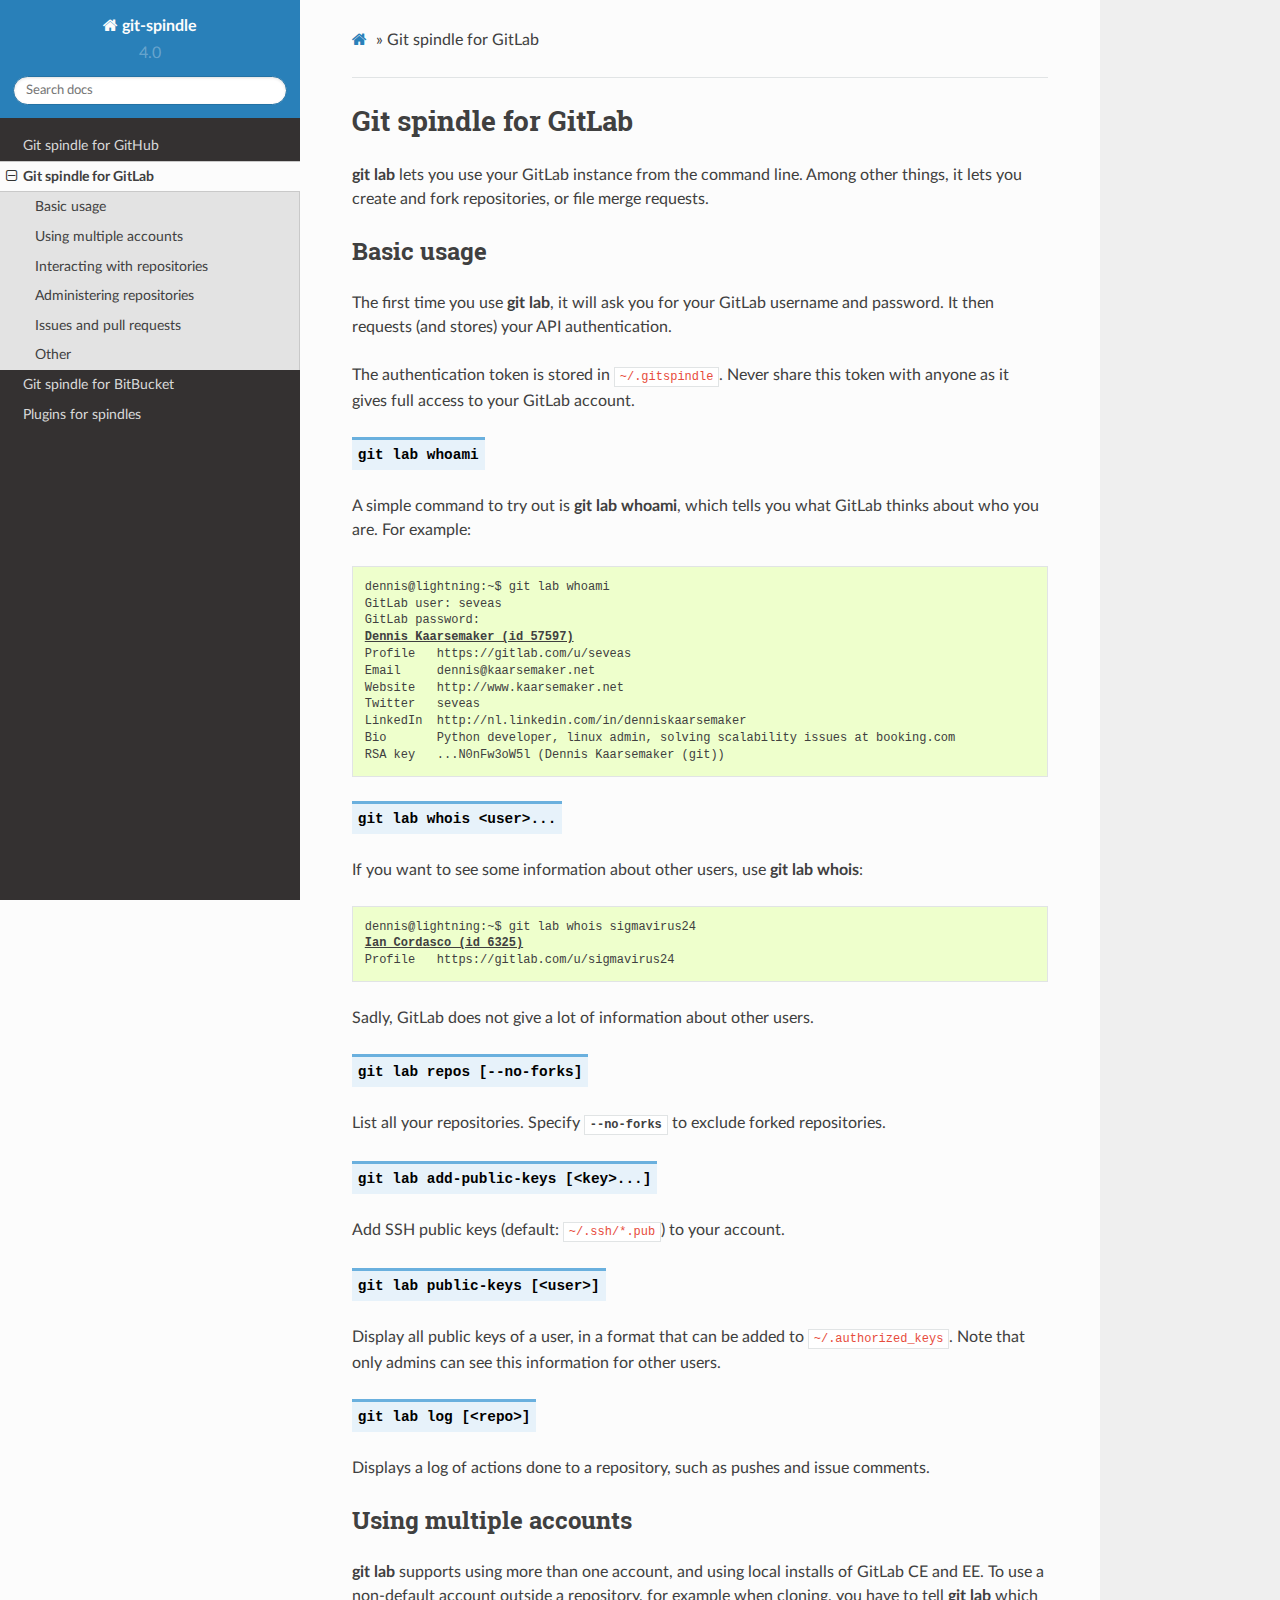
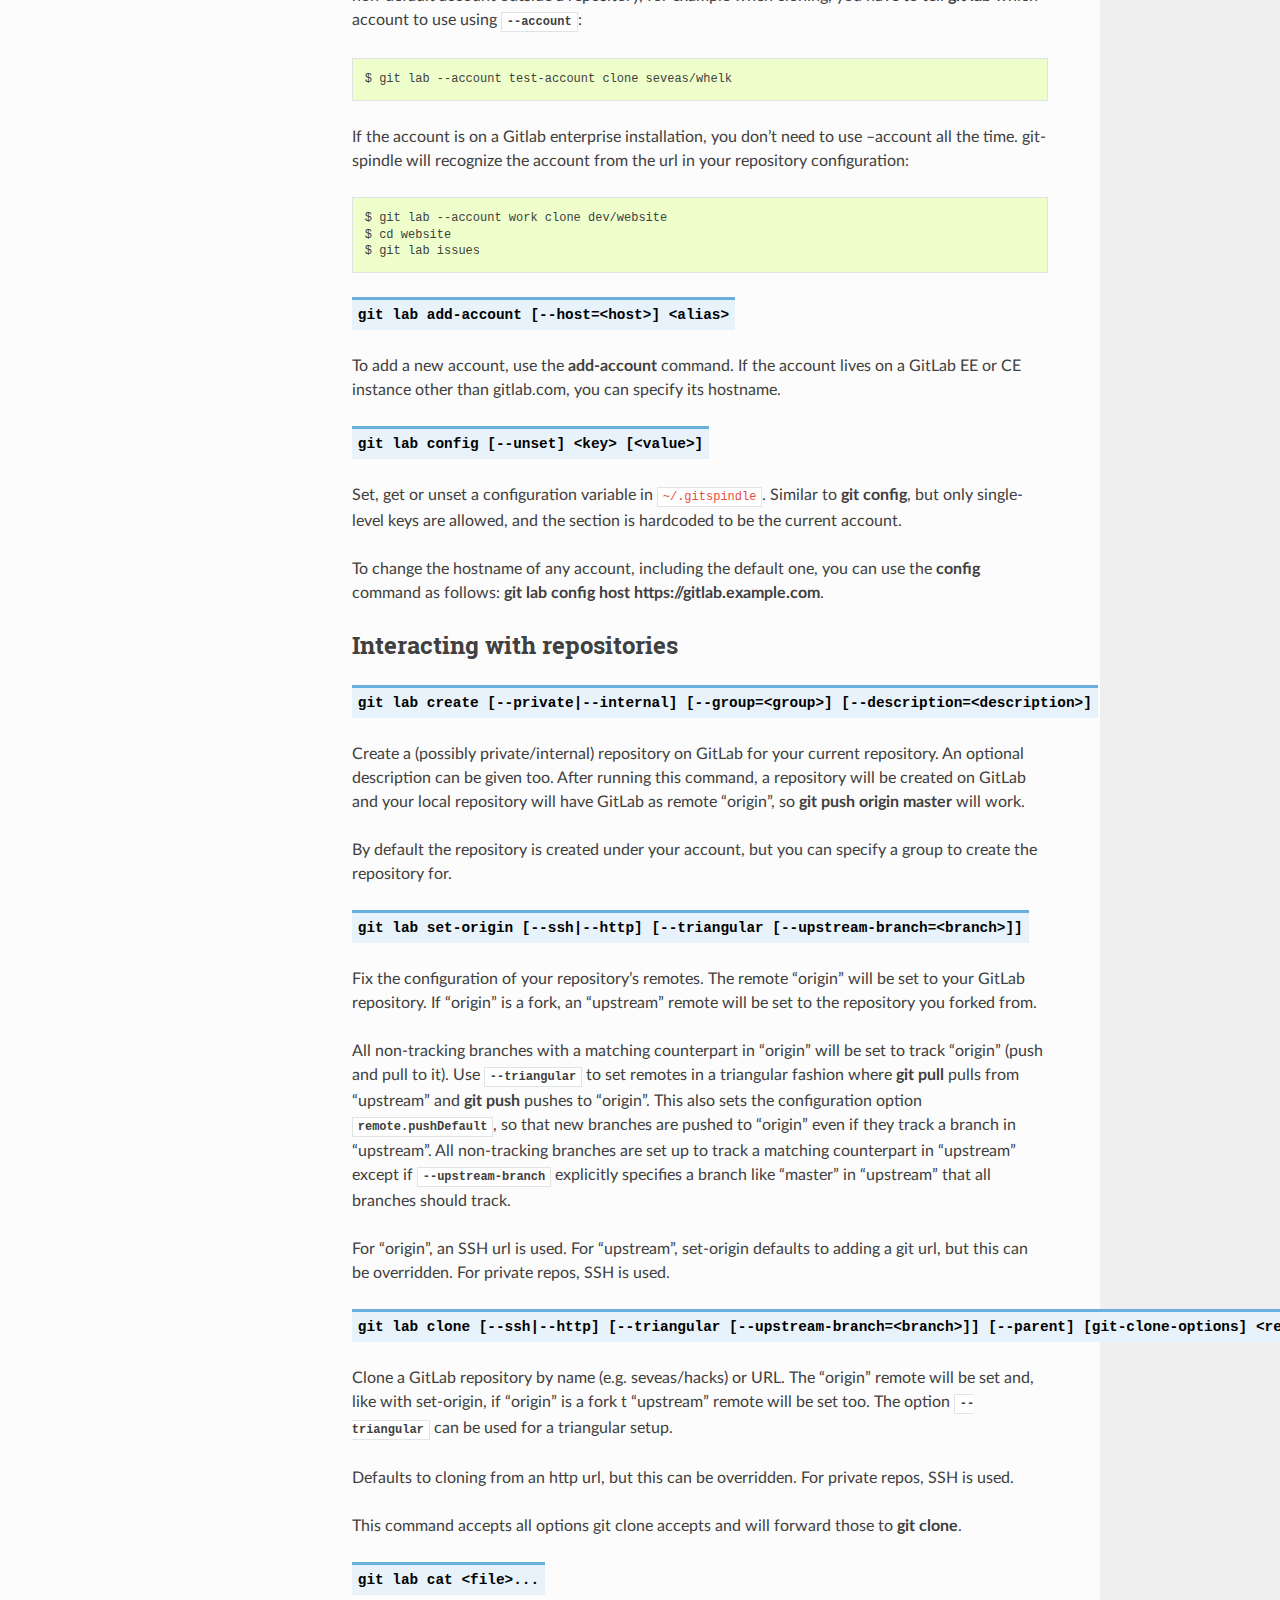
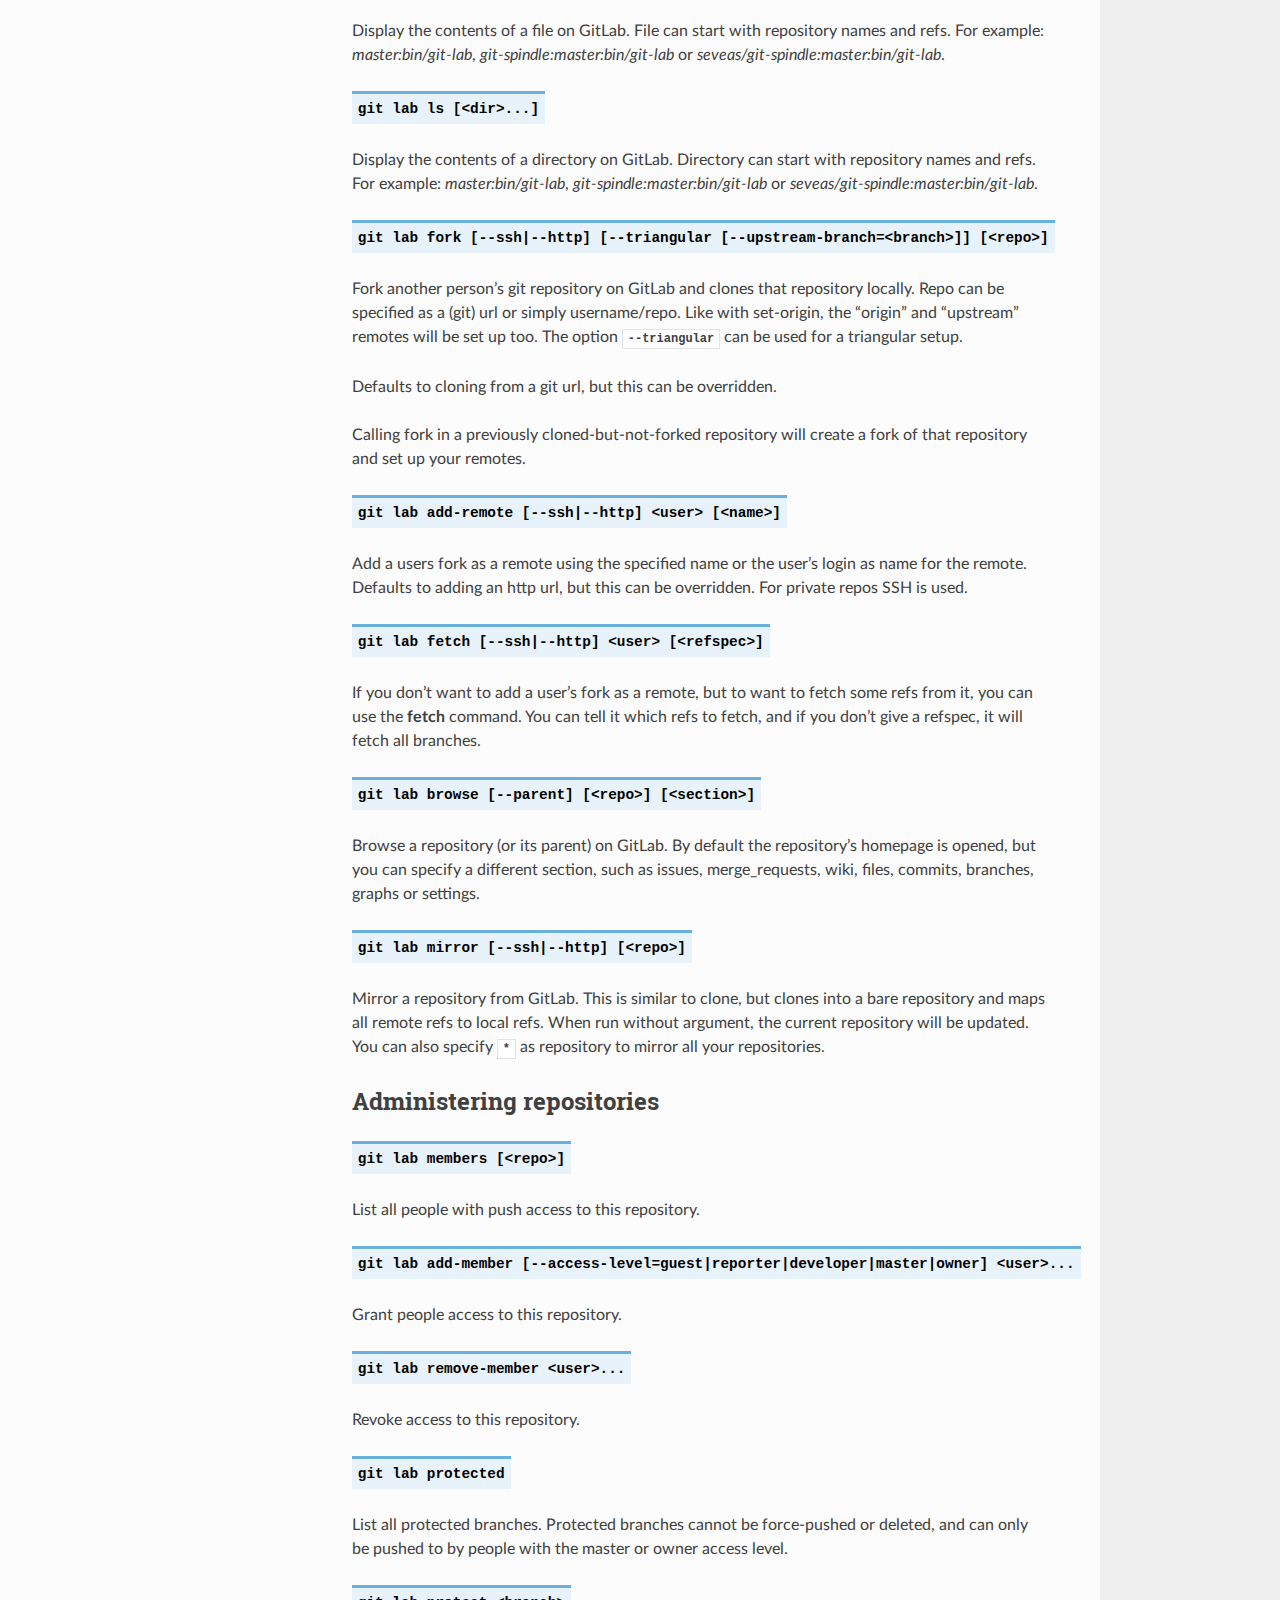
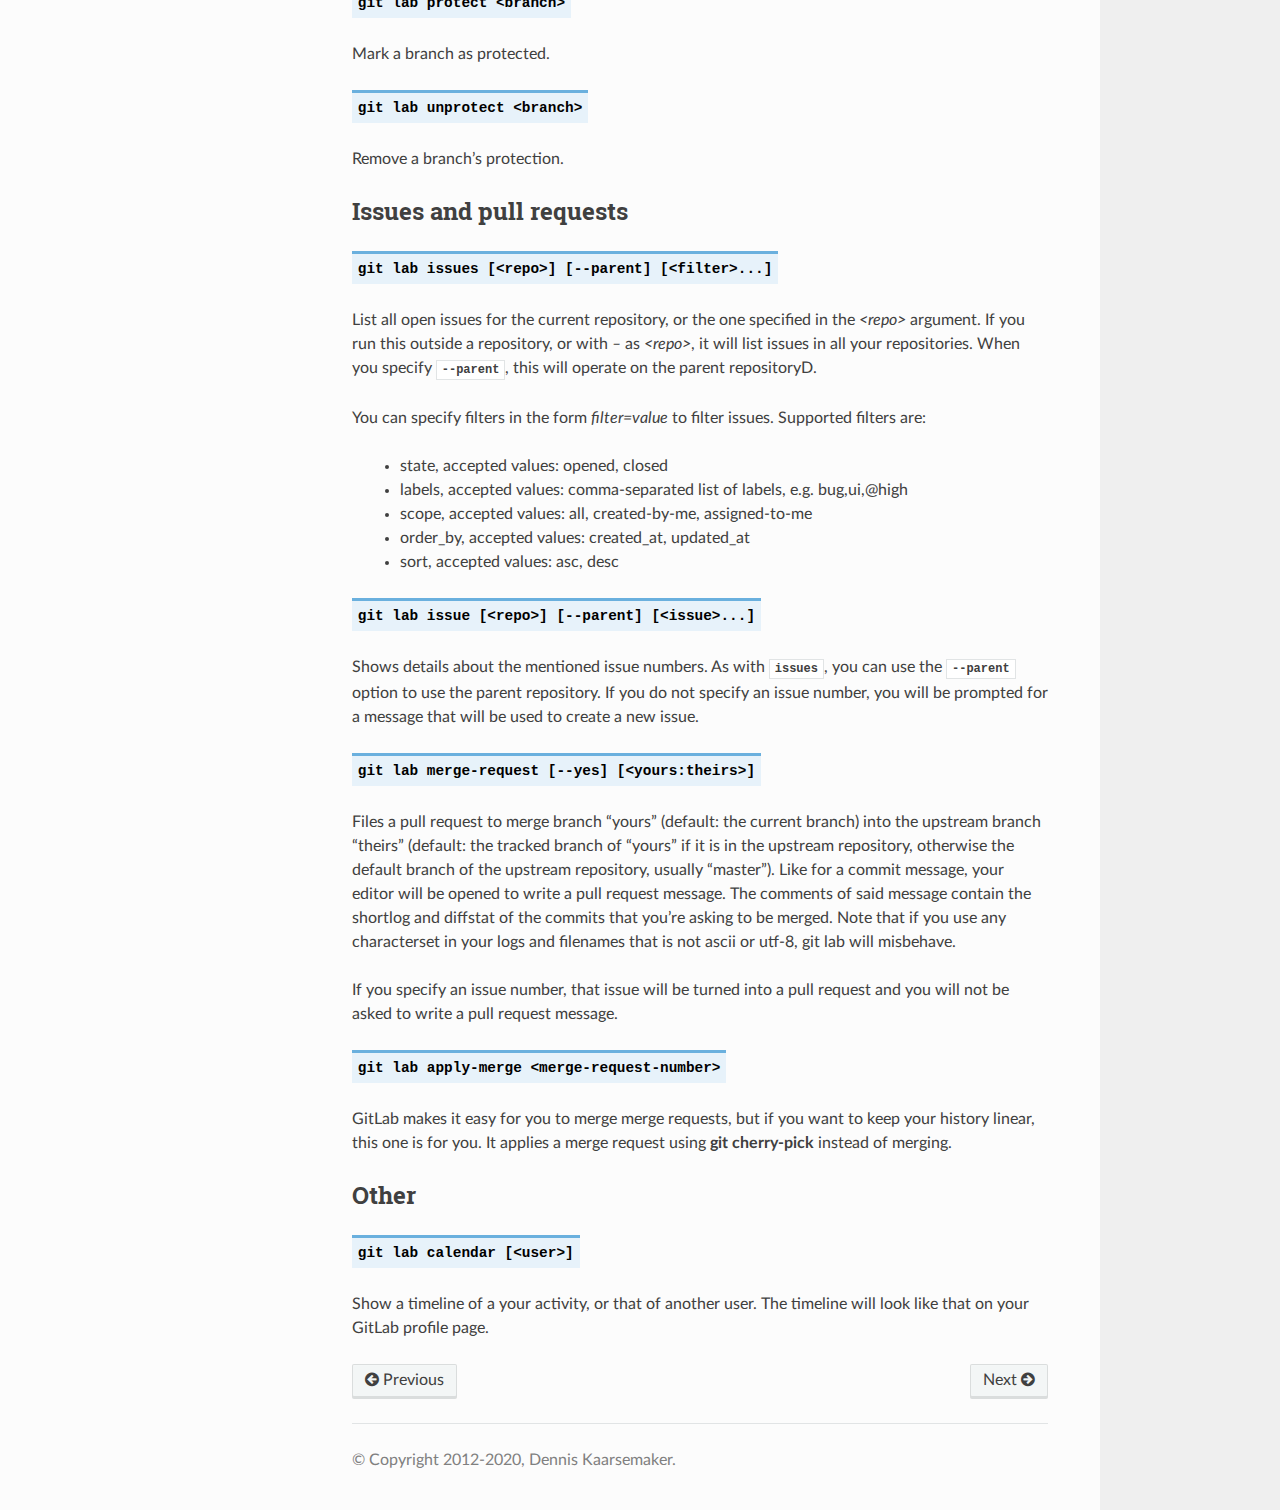
<file: gitlab.html>
<!DOCTYPE html>
<html class="writer-html5" lang="en" >
<head>
  <meta charset="utf-8" />
  <meta name="viewport" content="width=device-width, initial-scale=1.0" />
  <title>Git spindle for GitLab &mdash; git-spindle 4.0.1 documentation</title><link rel="stylesheet" href="_static/css/theme.css" type="text/css" />
    <link rel="stylesheet" href="_static/pygments.css" type="text/css" />
  <!--[if lt IE 9]>
    <script src="_static/js/html5shiv.min.js"></script>
  <![endif]-->
  <script id="documentation_options" data-url_root="./" src="_static/documentation_options.js"></script>
        <script src="_static/jquery.js"></script>
        <script src="_static/underscore.js"></script>
        <script src="_static/doctools.js"></script>
        <script src="_static/language_data.js"></script>
    <script src="_static/js/theme.js"></script>
    <link rel="index" title="Index" href="genindex.html" />
    <link rel="search" title="Search" href="search.html" />
    <link rel="next" title="Git spindle for BitBucket" href="bitbucket.html" />
    <link rel="prev" title="Git spindle for GitHub" href="github.html" /> 
</head>

<body class="wy-body-for-nav"> 
  <div class="wy-grid-for-nav">
    <nav data-toggle="wy-nav-shift" class="wy-nav-side">
      <div class="wy-side-scroll">
        <div class="wy-side-nav-search" >
            <a href="index.html" class="icon icon-home"> git-spindle
          </a>
              <div class="version">
                4.0
              </div>
<div role="search">
  <form id="rtd-search-form" class="wy-form" action="search.html" method="get">
    <input type="text" name="q" placeholder="Search docs" />
    <input type="hidden" name="check_keywords" value="yes" />
    <input type="hidden" name="area" value="default" />
  </form>
</div>
        </div><div class="wy-menu wy-menu-vertical" data-spy="affix" role="navigation" aria-label="Navigation menu">
              <ul class="current">
<li class="toctree-l1"><a class="reference internal" href="github.html">Git spindle for GitHub</a></li>
<li class="toctree-l1 current"><a class="current reference internal" href="#">Git spindle for GitLab</a><ul>
<li class="toctree-l2"><a class="reference internal" href="#basic-usage">Basic usage</a></li>
<li class="toctree-l2"><a class="reference internal" href="#using-multiple-accounts">Using multiple accounts</a></li>
<li class="toctree-l2"><a class="reference internal" href="#interacting-with-repositories">Interacting with repositories</a></li>
<li class="toctree-l2"><a class="reference internal" href="#administering-repositories">Administering repositories</a></li>
<li class="toctree-l2"><a class="reference internal" href="#issues-and-pull-requests">Issues and pull requests</a></li>
<li class="toctree-l2"><a class="reference internal" href="#other">Other</a></li>
</ul>
</li>
<li class="toctree-l1"><a class="reference internal" href="bitbucket.html">Git spindle for BitBucket</a></li>
<li class="toctree-l1"><a class="reference internal" href="plugins.html">Plugins for spindles</a></li>
</ul>

        </div>
      </div>
    </nav>

    <section data-toggle="wy-nav-shift" class="wy-nav-content-wrap"><nav class="wy-nav-top" aria-label="Mobile navigation menu" >
          <i data-toggle="wy-nav-top" class="fa fa-bars"></i>
          <a href="index.html">git-spindle</a>
      </nav>

      <div class="wy-nav-content">
        <div class="rst-content">
          <div role="navigation" aria-label="Page navigation">
  <ul class="wy-breadcrumbs">
      <li><a href="index.html" class="icon icon-home"></a> &raquo;</li>
      <li>Git spindle for GitLab</li>
      <li class="wy-breadcrumbs-aside">
      </li>
  </ul>
  <hr/>
</div>
          <div role="main" class="document" itemscope="itemscope" itemtype="http://schema.org/Article">
           <div itemprop="articleBody">
             
  <div class="section" id="git-spindle-for-gitlab">
<h1>Git spindle for GitLab<a class="headerlink" href="#git-spindle-for-gitlab" title="Permalink to this headline">¶</a></h1>
<p><strong class="command">git lab</strong> lets you use your GitLab instance from the command line.
Among other things, it lets you create and fork repositories, or file merge
requests.</p>
<div class="section" id="basic-usage">
<h2>Basic usage<a class="headerlink" href="#basic-usage" title="Permalink to this headline">¶</a></h2>
<p>The first time you use <strong class="command">git lab</strong>, it will ask you for your GitLab
username and password. It then requests (and stores) your API authentication.</p>
<p>The authentication token is stored in <code class="file docutils literal notranslate"><span class="pre">~/.gitspindle</span></code>. Never share this
token with anyone as it gives full access to your GitLab account.</p>
<dl class="describe">
<dt>
<code class="sig-name descname">git lab whoami</code></dt>
<dd></dd></dl>

<p>A simple command to try out is <strong class="command">git lab whoami</strong>, which tells you what
GitLab thinks about who you are. For example:</p>
<div class="highlight-default notranslate"><div class="highlight"><pre><span></span>dennis@lightning:~$ git lab whoami
GitLab user: seveas
GitLab password:
<span style="font-weight: bold; text-decoration: underline">Dennis Kaarsemaker (id 57597)</span>
Profile   https://gitlab.com/u/seveas
Email     dennis@kaarsemaker.net
Website   http://www.kaarsemaker.net
Twitter   seveas
LinkedIn  http://nl.linkedin.com/in/denniskaarsemaker
Bio       Python developer, linux admin, solving scalability issues at booking.com
RSA key   ...N0nFw3oW5l (Dennis Kaarsemaker (git))
</pre></div>
</div>
<dl class="describe">
<dt>
<code class="sig-name descname">git lab whois &lt;user&gt;...</code></dt>
<dd></dd></dl>

<p>If you want to see some information about other users, use <strong class="command">git lab whois</strong>:</p>
<div class="highlight-default notranslate"><div class="highlight"><pre><span></span>dennis@lightning:~$ git lab whois sigmavirus24
<span style="font-weight: bold; text-decoration: underline">Ian Cordasco (id 6325)</span>
Profile   https://gitlab.com/u/sigmavirus24
</pre></div>
</div>
<p>Sadly, GitLab does not give a lot of information about other users.</p>
<dl class="describe">
<dt>
<code class="sig-name descname">git lab repos [--no-forks]</code></dt>
<dd></dd></dl>

<p>List all your repositories. Specify <code class="xref std std-option docutils literal notranslate"><span class="pre">--no-forks</span></code> to exclude forked
repositories.</p>
<dl class="describe">
<dt>
<code class="sig-name descname">git lab add-public-keys [&lt;key&gt;...]</code></dt>
<dd></dd></dl>

<p>Add SSH public keys (default: <code class="file docutils literal notranslate"><span class="pre">~/.ssh/*.pub</span></code>) to your account.</p>
<dl class="describe">
<dt>
<code class="sig-name descname">git lab public-keys [&lt;user&gt;]</code></dt>
<dd></dd></dl>

<p>Display all public keys of a user, in a format that can be added to
<code class="file docutils literal notranslate"><span class="pre">~/.authorized_keys</span></code>. Note that only admins can see this information for
other users.</p>
<dl class="describe">
<dt>
<code class="sig-name descname">git lab log [&lt;repo&gt;]</code></dt>
<dd></dd></dl>

<p>Displays a log of actions done to a repository, such as pushes and issue
comments.</p>
</div>
<div class="section" id="using-multiple-accounts">
<h2>Using multiple accounts<a class="headerlink" href="#using-multiple-accounts" title="Permalink to this headline">¶</a></h2>
<p><strong class="command">git lab</strong> supports using more than one account, and using local
installs of GitLab CE and EE. To use a non-default account outside a
repository, for example when cloning, you have to tell <strong class="command">git lab</strong> which
account to use using <code class="xref std std-option docutils literal notranslate"><span class="pre">--account</span></code>:</p>
<div class="highlight-default notranslate"><div class="highlight"><pre><span></span>$ git lab --account test-account clone seveas/whelk
</pre></div>
</div>
<p>If the account is on a Gitlab enterprise installation, you don’t need to use
–account all the time. git-spindle will recognize the account from the url in
your repository configuration:</p>
<div class="highlight-default notranslate"><div class="highlight"><pre><span></span>$ git lab --account work clone dev/website
$ cd website
$ git lab issues
</pre></div>
</div>
<dl class="describe">
<dt>
<code class="sig-name descname">git lab add-account [--host=&lt;host&gt;] &lt;alias&gt;</code></dt>
<dd></dd></dl>

<p>To add a new account, use the <strong class="command">add-account</strong> command. If the account
lives on a GitLab EE or CE instance other than gitlab.com, you can specify its
hostname.</p>
<dl class="describe">
<dt>
<code class="sig-name descname">git lab config [--unset] &lt;key&gt; [&lt;value&gt;]</code></dt>
<dd></dd></dl>

<p>Set, get or unset a configuration variable in <code class="file docutils literal notranslate"><span class="pre">~/.gitspindle</span></code>. Similar to
<strong class="command">git config</strong>, but only single-level keys are allowed, and the section
is hardcoded to be the current account.</p>
<p>To change the hostname of any account, including the default one, you can use
the <strong class="command">config</strong> command as follows: <strong class="command">git lab config host
https://gitlab.example.com</strong>.</p>
</div>
<div class="section" id="interacting-with-repositories">
<h2>Interacting with repositories<a class="headerlink" href="#interacting-with-repositories" title="Permalink to this headline">¶</a></h2>
<dl class="describe">
<dt>
<code class="sig-name descname">git lab create [--private|--internal] [--group=&lt;group&gt;] [--description=&lt;description&gt;]</code></dt>
<dd></dd></dl>

<p>Create a (possibly private/internal) repository on GitLab for your current
repository. An optional description can be given too. After running this
command, a repository will be created on GitLab and your local repository will
have GitLab as remote “origin”, so <strong class="command">git push origin master</strong> will work.</p>
<p>By default the repository is created under your account, but you can specify a
group to create the repository for.</p>
<dl class="describe">
<dt>
<code class="sig-name descname">git lab set-origin [--ssh|--http] [--triangular [--upstream-branch=&lt;branch&gt;]]</code></dt>
<dd></dd></dl>

<p>Fix the configuration of your repository’s remotes. The remote “origin” will be
set to your GitLab repository. If “origin” is a fork, an “upstream” remote will
be set to the repository you forked from.</p>
<p>All non-tracking branches with a matching counterpart in “origin” will be set to
track “origin” (push and pull to it). Use <code class="xref std std-option docutils literal notranslate"><span class="pre">--triangular</span></code> to set remotes
in a triangular fashion where <strong class="command">git pull</strong> pulls from “upstream” and
<strong class="command">git push</strong> pushes to “origin”. This also sets the configuration option
<code class="xref std std-option docutils literal notranslate"><span class="pre">remote.pushDefault</span></code>, so that new branches are pushed to “origin” even
if they track a branch in “upstream”. All non-tracking branches are set up to
track a matching counterpart in “upstream” except if <code class="xref std std-option docutils literal notranslate"><span class="pre">--upstream-branch</span></code>
explicitly specifies a branch like “master” in “upstream” that all branches should
track.</p>
<p>For “origin”, an SSH url is used. For “upstream”, set-origin defaults to adding
a git url, but this can be overridden. For private repos, SSH is used.</p>
<dl class="describe">
<dt>
<code class="sig-name descname">git lab clone [--ssh|--http] [--triangular [--upstream-branch=&lt;branch&gt;]] [--parent] [git-clone-options] &lt;repo&gt; [&lt;dir&gt;]</code></dt>
<dd></dd></dl>

<p>Clone a GitLab repository by name (e.g. seveas/hacks) or URL. The “origin”
remote will be set and, like with set-origin, if “origin” is a fork t
“upstream” remote will be set too. The option <code class="xref std std-option docutils literal notranslate"><span class="pre">--triangular</span></code> can be used
for a triangular setup.</p>
<p>Defaults to cloning from an http url, but this can be overridden. For private
repos, SSH is used.</p>
<p>This command accepts all options git clone accepts and will forward those to
<strong class="command">git clone</strong>.</p>
<dl class="describe">
<dt>
<code class="sig-name descname">git lab cat &lt;file&gt;...</code></dt>
<dd></dd></dl>

<p>Display the contents of a file on GitLab. File can start with repository names
and refs. For example: <cite>master:bin/git-lab</cite>, <cite>git-spindle:master:bin/git-lab</cite>
or <cite>seveas/git-spindle:master:bin/git-lab</cite>.</p>
<dl class="describe">
<dt>
<code class="sig-name descname">git lab ls [&lt;dir&gt;...]</code></dt>
<dd></dd></dl>

<p>Display the contents of a directory on GitLab. Directory can start with
repository names and refs. For example: <cite>master:bin/git-lab</cite>,
<cite>git-spindle:master:bin/git-lab</cite> or <cite>seveas/git-spindle:master:bin/git-lab</cite>.</p>
<dl class="describe">
<dt>
<code class="sig-name descname">git lab fork [--ssh|--http] [--triangular [--upstream-branch=&lt;branch&gt;]] [&lt;repo&gt;]</code></dt>
<dd></dd></dl>

<p>Fork another person’s git repository on GitLab and clones that repository
locally. Repo can be specified as a (git) url or simply username/repo. Like with
set-origin, the “origin” and “upstream” remotes will be set up too. The option
<code class="xref std std-option docutils literal notranslate"><span class="pre">--triangular</span></code> can be used for a triangular setup.</p>
<p>Defaults to cloning from a git url, but this can be overridden.</p>
<p>Calling fork in a previously cloned-but-not-forked repository will create a
fork of that repository and set up your remotes.</p>
<dl class="describe">
<dt>
<code class="sig-name descname">git lab add-remote [--ssh|--http] &lt;user&gt; [&lt;name&gt;]</code></dt>
<dd></dd></dl>

<p>Add a users fork as a remote using the specified name or the user’s login as
name for the remote. Defaults to adding an http url, but this can be
overridden. For private repos SSH is used.</p>
<dl class="describe">
<dt>
<code class="sig-name descname">git lab fetch [--ssh|--http] &lt;user&gt; [&lt;refspec&gt;]</code></dt>
<dd></dd></dl>

<p>If you don’t want to add a user’s fork as a remote, but to want to fetch some
refs from it, you can use the <strong class="command">fetch</strong> command. You can tell it which
refs to fetch, and if you don’t give a refspec, it will fetch all branches.</p>
<dl class="describe">
<dt>
<code class="sig-name descname">git lab browse [--parent] [&lt;repo&gt;] [&lt;section&gt;]</code></dt>
<dd></dd></dl>

<p>Browse a repository (or its parent) on GitLab. By default the repository’s
homepage is opened, but you can specify a different section, such as issues,
merge_requests, wiki, files, commits, branches, graphs or settings.</p>
<dl class="describe">
<dt>
<code class="sig-name descname">git lab mirror [--ssh|--http] [&lt;repo&gt;]</code></dt>
<dd></dd></dl>

<p>Mirror a repository from GitLab. This is similar to clone, but clones into a
bare repository and maps all remote refs to local refs. When run without
argument, the current repository will be updated. You can also specify
<code class="xref std std-option docutils literal notranslate"><span class="pre">*</span></code> as repository to mirror all your repositories.</p>
</div>
<div class="section" id="administering-repositories">
<h2>Administering repositories<a class="headerlink" href="#administering-repositories" title="Permalink to this headline">¶</a></h2>
<dl class="describe">
<dt>
<code class="sig-name descname">git lab members [&lt;repo&gt;]</code></dt>
<dd></dd></dl>

<p>List all people with push access to this repository.</p>
<dl class="describe">
<dt>
<code class="sig-name descname">git lab add-member [--access-level=guest|reporter|developer|master|owner] &lt;user&gt;...</code></dt>
<dd></dd></dl>

<p>Grant people access to this repository.</p>
<dl class="describe">
<dt>
<code class="sig-name descname">git lab remove-member &lt;user&gt;...</code></dt>
<dd></dd></dl>

<p>Revoke access to this repository.</p>
<dl class="describe">
<dt>
<code class="sig-name descname">git lab protected</code></dt>
<dd></dd></dl>

<p>List all protected branches. Protected branches cannot be force-pushed or
deleted, and can only be pushed to by people with the master or owner access
level.</p>
<dl class="describe">
<dt>
<code class="sig-name descname">git lab protect &lt;branch&gt;</code></dt>
<dd></dd></dl>

<p>Mark a branch as protected.</p>
<dl class="describe">
<dt>
<code class="sig-name descname">git lab unprotect &lt;branch&gt;</code></dt>
<dd></dd></dl>

<p>Remove a branch’s protection.</p>
</div>
<div class="section" id="issues-and-pull-requests">
<h2>Issues and pull requests<a class="headerlink" href="#issues-and-pull-requests" title="Permalink to this headline">¶</a></h2>
<dl class="describe">
<dt>
<code class="sig-name descname">git lab issues [&lt;repo&gt;] [--parent] [&lt;filter&gt;...]</code></dt>
<dd></dd></dl>

<p>List all open issues for the current repository, or the one specified in the
<cite>&lt;repo&gt;</cite> argument. If you run this outside a repository, or with <cite>–</cite> as
<cite>&lt;repo&gt;</cite>, it will list issues in all your repositories.  When you
specify <code class="xref std std-option docutils literal notranslate"><span class="pre">--parent</span></code>, this will operate on the parent repositoryD.</p>
<p>You can specify filters in the form <cite>filter=value</cite> to filter issues. Supported
filters are:</p>
<blockquote>
<div><ul class="simple">
<li><p>state, accepted values: opened, closed</p></li>
<li><p>labels, accepted values: comma-separated list of labels, e.g. bug,ui,&#64;high</p></li>
<li><p>scope, accepted values: all, created-by-me, assigned-to-me</p></li>
<li><p>order_by, accepted values: created_at, updated_at</p></li>
<li><p>sort, accepted values: asc, desc</p></li>
</ul>
</div></blockquote>
<dl class="describe">
<dt>
<code class="sig-name descname">git lab issue [&lt;repo&gt;] [--parent] [&lt;issue&gt;...]</code></dt>
<dd></dd></dl>

<p>Shows details about the mentioned issue numbers. As with <code class="xref std std-option docutils literal notranslate"><span class="pre">issues</span></code>, you
can use the <code class="xref std std-option docutils literal notranslate"><span class="pre">--parent</span></code> option to use the parent repository. If you do
not specify an issue number, you will be prompted for a message that will be
used to create a new issue.</p>
<dl class="describe">
<dt>
<code class="sig-name descname">git lab merge-request [--yes] [&lt;yours:theirs&gt;]</code></dt>
<dd></dd></dl>

<p>Files a pull request to merge branch “yours” (default: the current branch) into
the upstream branch “theirs” (default: the tracked branch of “yours” if it is in
the upstream repository, otherwise the default branch of the upstream
repository, usually “master”). Like for a commit message, your
editor will be opened to write a pull request message. The comments of said
message contain the shortlog and diffstat of the commits that you’re asking to
be merged. Note that if you use any characterset in your logs and filenames
that is not ascii or utf-8, git lab will misbehave.</p>
<p>If you specify an issue number, that issue will be turned into a pull request
and you will not be asked to write a pull request message.</p>
<dl class="describe">
<dt>
<code class="sig-name descname">git lab apply-merge &lt;merge-request-number&gt;</code></dt>
<dd></dd></dl>

<p>GitLab makes it easy for you to merge merge requests, but if you want to keep
your history linear, this one is for you. It applies a merge request using
<strong class="command">git cherry-pick</strong> instead of merging.</p>
</div>
<div class="section" id="other">
<h2>Other<a class="headerlink" href="#other" title="Permalink to this headline">¶</a></h2>
<dl class="describe">
<dt>
<code class="sig-name descname">git lab calendar [&lt;user&gt;]</code></dt>
<dd></dd></dl>

<p>Show a timeline of a your activity, or that of another user. The timeline will
look like that on your GitLab profile page.</p>
</div>
</div>


           </div>
          </div>
          <footer><div class="rst-footer-buttons" role="navigation" aria-label="Footer">
        <a href="github.html" class="btn btn-neutral float-left" title="Git spindle for GitHub" accesskey="p" rel="prev"><span class="fa fa-arrow-circle-left" aria-hidden="true"></span> Previous</a>
        <a href="bitbucket.html" class="btn btn-neutral float-right" title="Git spindle for BitBucket" accesskey="n" rel="next">Next <span class="fa fa-arrow-circle-right" aria-hidden="true"></span></a>
    </div>

  <hr/>

  <div role="contentinfo">
    <p>&#169; Copyright 2012-2020, Dennis Kaarsemaker.</p>
  </div>

   

</footer>
        </div>
      </div>
    </section>
  </div>
  <script>
      jQuery(function () {
          SphinxRtdTheme.Navigation.enable(true);
      });
  </script> 

</body>
</html>
</file>
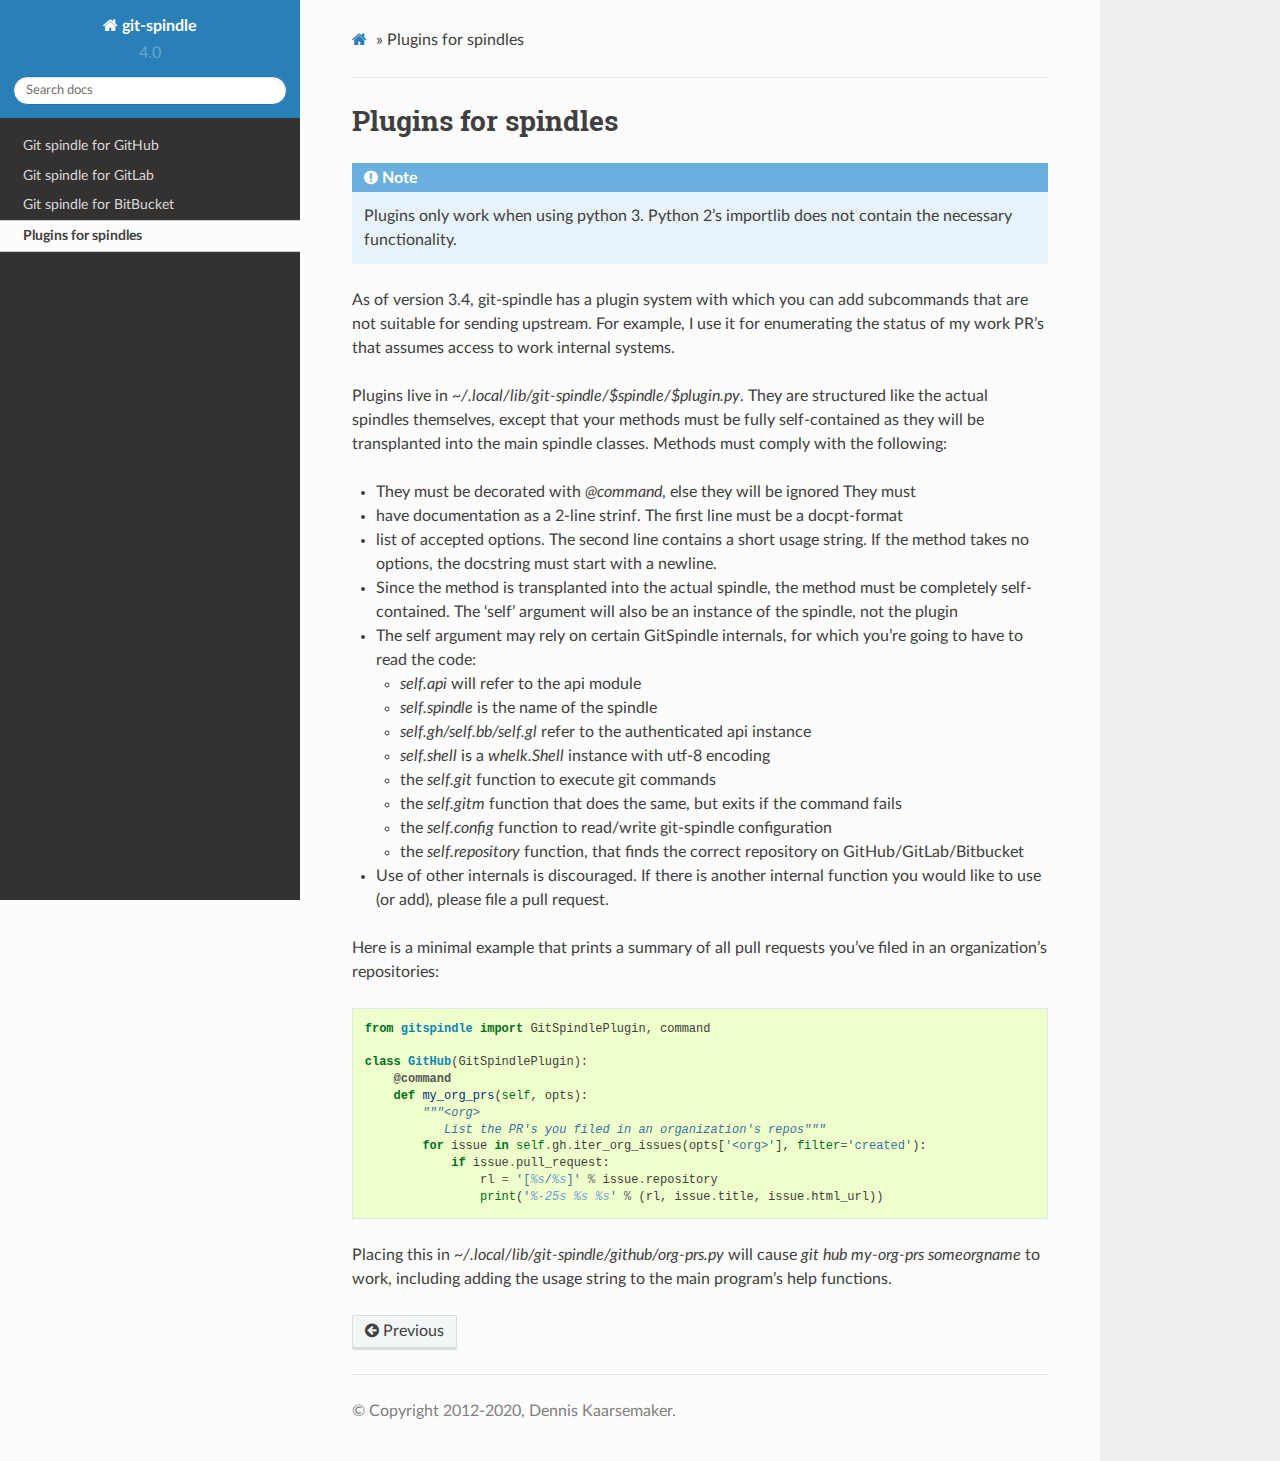
<file: plugins.html>
<!DOCTYPE html>
<html class="writer-html5" lang="en" >
<head>
  <meta charset="utf-8" />
  <meta name="viewport" content="width=device-width, initial-scale=1.0" />
  <title>Plugins for spindles &mdash; git-spindle 4.0.1 documentation</title><link rel="stylesheet" href="_static/css/theme.css" type="text/css" />
    <link rel="stylesheet" href="_static/pygments.css" type="text/css" />
  <!--[if lt IE 9]>
    <script src="_static/js/html5shiv.min.js"></script>
  <![endif]-->
  <script id="documentation_options" data-url_root="./" src="_static/documentation_options.js"></script>
        <script src="_static/jquery.js"></script>
        <script src="_static/underscore.js"></script>
        <script src="_static/doctools.js"></script>
        <script src="_static/language_data.js"></script>
    <script src="_static/js/theme.js"></script>
    <link rel="index" title="Index" href="genindex.html" />
    <link rel="search" title="Search" href="search.html" />
    <link rel="prev" title="Git spindle for BitBucket" href="bitbucket.html" /> 
</head>

<body class="wy-body-for-nav"> 
  <div class="wy-grid-for-nav">
    <nav data-toggle="wy-nav-shift" class="wy-nav-side">
      <div class="wy-side-scroll">
        <div class="wy-side-nav-search" >
            <a href="index.html" class="icon icon-home"> git-spindle
          </a>
              <div class="version">
                4.0
              </div>
<div role="search">
  <form id="rtd-search-form" class="wy-form" action="search.html" method="get">
    <input type="text" name="q" placeholder="Search docs" />
    <input type="hidden" name="check_keywords" value="yes" />
    <input type="hidden" name="area" value="default" />
  </form>
</div>
        </div><div class="wy-menu wy-menu-vertical" data-spy="affix" role="navigation" aria-label="Navigation menu">
              <ul class="current">
<li class="toctree-l1"><a class="reference internal" href="github.html">Git spindle for GitHub</a></li>
<li class="toctree-l1"><a class="reference internal" href="gitlab.html">Git spindle for GitLab</a></li>
<li class="toctree-l1"><a class="reference internal" href="bitbucket.html">Git spindle for BitBucket</a></li>
<li class="toctree-l1 current"><a class="current reference internal" href="#">Plugins for spindles</a></li>
</ul>

        </div>
      </div>
    </nav>

    <section data-toggle="wy-nav-shift" class="wy-nav-content-wrap"><nav class="wy-nav-top" aria-label="Mobile navigation menu" >
          <i data-toggle="wy-nav-top" class="fa fa-bars"></i>
          <a href="index.html">git-spindle</a>
      </nav>

      <div class="wy-nav-content">
        <div class="rst-content">
          <div role="navigation" aria-label="Page navigation">
  <ul class="wy-breadcrumbs">
      <li><a href="index.html" class="icon icon-home"></a> &raquo;</li>
      <li>Plugins for spindles</li>
      <li class="wy-breadcrumbs-aside">
      </li>
  </ul>
  <hr/>
</div>
          <div role="main" class="document" itemscope="itemscope" itemtype="http://schema.org/Article">
           <div itemprop="articleBody">
             
  <div class="section" id="plugins-for-spindles">
<h1>Plugins for spindles<a class="headerlink" href="#plugins-for-spindles" title="Permalink to this headline">¶</a></h1>
<div class="admonition note">
<p class="admonition-title">Note</p>
<p>Plugins only work when using python 3. Python 2’s importlib does not
contain the necessary functionality.</p>
</div>
<p>As of version 3.4, git-spindle has a plugin system with which you can add
subcommands that are not suitable for sending upstream. For example, I use it
for enumerating the status of my work PR’s that assumes access to work internal
systems.</p>
<p>Plugins live in <cite>~/.local/lib/git-spindle/$spindle/$plugin.py</cite>. They are
structured like the actual spindles themselves, except that your methods must
be fully self-contained as they will be transplanted into the main spindle
classes. Methods must comply with the following:</p>
<ul class="simple">
<li><p>They must be decorated with <cite>&#64;command</cite>, else they will be ignored They must</p></li>
<li><p>have documentation as a 2-line strinf. The first line must be a docpt-format</p></li>
<li><p>list of accepted options. The second line contains a short usage
string. If the method takes no options, the docstring must start with a
newline.</p></li>
<li><p>Since the method is transplanted into the actual spindle, the method must be
completely self-contained. The ‘self’ argument will also be an instance of
the spindle, not the plugin</p></li>
<li><p>The self argument may rely on certain GitSpindle internals, for which you’re
going to have to read the code:</p>
<ul>
<li><p><cite>self.api</cite> will refer to the api module</p></li>
<li><p><cite>self.spindle</cite> is the name of the spindle</p></li>
<li><p><cite>self.gh/self.bb/self.gl</cite> refer to the authenticated api instance</p></li>
<li><p><cite>self.shell</cite> is a <cite>whelk.Shell</cite> instance with utf-8 encoding</p></li>
<li><p>the <cite>self.git</cite> function to execute git commands</p></li>
<li><p>the <cite>self.gitm</cite> function that does the same, but exits if the command fails</p></li>
<li><p>the <cite>self.config</cite> function to read/write git-spindle configuration</p></li>
<li><p>the <cite>self.repository</cite> function, that finds the correct repository on
GitHub/GitLab/Bitbucket</p></li>
</ul>
</li>
<li><p>Use of other internals is discouraged. If there is another internal function
you would like to use (or add), please file a pull request.</p></li>
</ul>
<p>Here is a minimal example that prints a summary of all pull requests you’ve
filed in an organization’s repositories:</p>
<div class="highlight-default notranslate"><div class="highlight"><pre><span></span><span class="kn">from</span> <span class="nn">gitspindle</span> <span class="kn">import</span> <span class="n">GitSpindlePlugin</span><span class="p">,</span> <span class="n">command</span>

<span class="k">class</span> <span class="nc">GitHub</span><span class="p">(</span><span class="n">GitSpindlePlugin</span><span class="p">):</span>
    <span class="nd">@command</span>
    <span class="k">def</span> <span class="nf">my_org_prs</span><span class="p">(</span><span class="bp">self</span><span class="p">,</span> <span class="n">opts</span><span class="p">):</span>
        <span class="sd">&quot;&quot;&quot;&lt;org&gt;</span>
<span class="sd">           List the PR&#39;s you filed in an organization&#39;s repos&quot;&quot;&quot;</span>
        <span class="k">for</span> <span class="n">issue</span> <span class="ow">in</span> <span class="bp">self</span><span class="o">.</span><span class="n">gh</span><span class="o">.</span><span class="n">iter_org_issues</span><span class="p">(</span><span class="n">opts</span><span class="p">[</span><span class="s1">&#39;&lt;org&gt;&#39;</span><span class="p">],</span> <span class="nb">filter</span><span class="o">=</span><span class="s1">&#39;created&#39;</span><span class="p">):</span>
            <span class="k">if</span> <span class="n">issue</span><span class="o">.</span><span class="n">pull_request</span><span class="p">:</span>
                <span class="n">rl</span> <span class="o">=</span> <span class="s1">&#39;[</span><span class="si">%s</span><span class="s1">/</span><span class="si">%s</span><span class="s1">]&#39;</span> <span class="o">%</span> <span class="n">issue</span><span class="o">.</span><span class="n">repository</span>
                <span class="nb">print</span><span class="p">(</span><span class="s1">&#39;</span><span class="si">%-25s</span><span class="s1"> </span><span class="si">%s</span><span class="s1"> </span><span class="si">%s</span><span class="s1">&#39;</span> <span class="o">%</span> <span class="p">(</span><span class="n">rl</span><span class="p">,</span> <span class="n">issue</span><span class="o">.</span><span class="n">title</span><span class="p">,</span> <span class="n">issue</span><span class="o">.</span><span class="n">html_url</span><span class="p">))</span>
</pre></div>
</div>
<p>Placing this in <cite>~/.local/lib/git-spindle/github/org-prs.py</cite> will cause <cite>git hub
my-org-prs someorgname</cite> to work, including adding the usage string to the main
program’s help functions.</p>
</div>


           </div>
          </div>
          <footer><div class="rst-footer-buttons" role="navigation" aria-label="Footer">
        <a href="bitbucket.html" class="btn btn-neutral float-left" title="Git spindle for BitBucket" accesskey="p" rel="prev"><span class="fa fa-arrow-circle-left" aria-hidden="true"></span> Previous</a>
    </div>

  <hr/>

  <div role="contentinfo">
    <p>&#169; Copyright 2012-2020, Dennis Kaarsemaker.</p>
  </div>

   

</footer>
        </div>
      </div>
    </section>
  </div>
  <script>
      jQuery(function () {
          SphinxRtdTheme.Navigation.enable(true);
      });
  </script> 

</body>
</html>
</file>
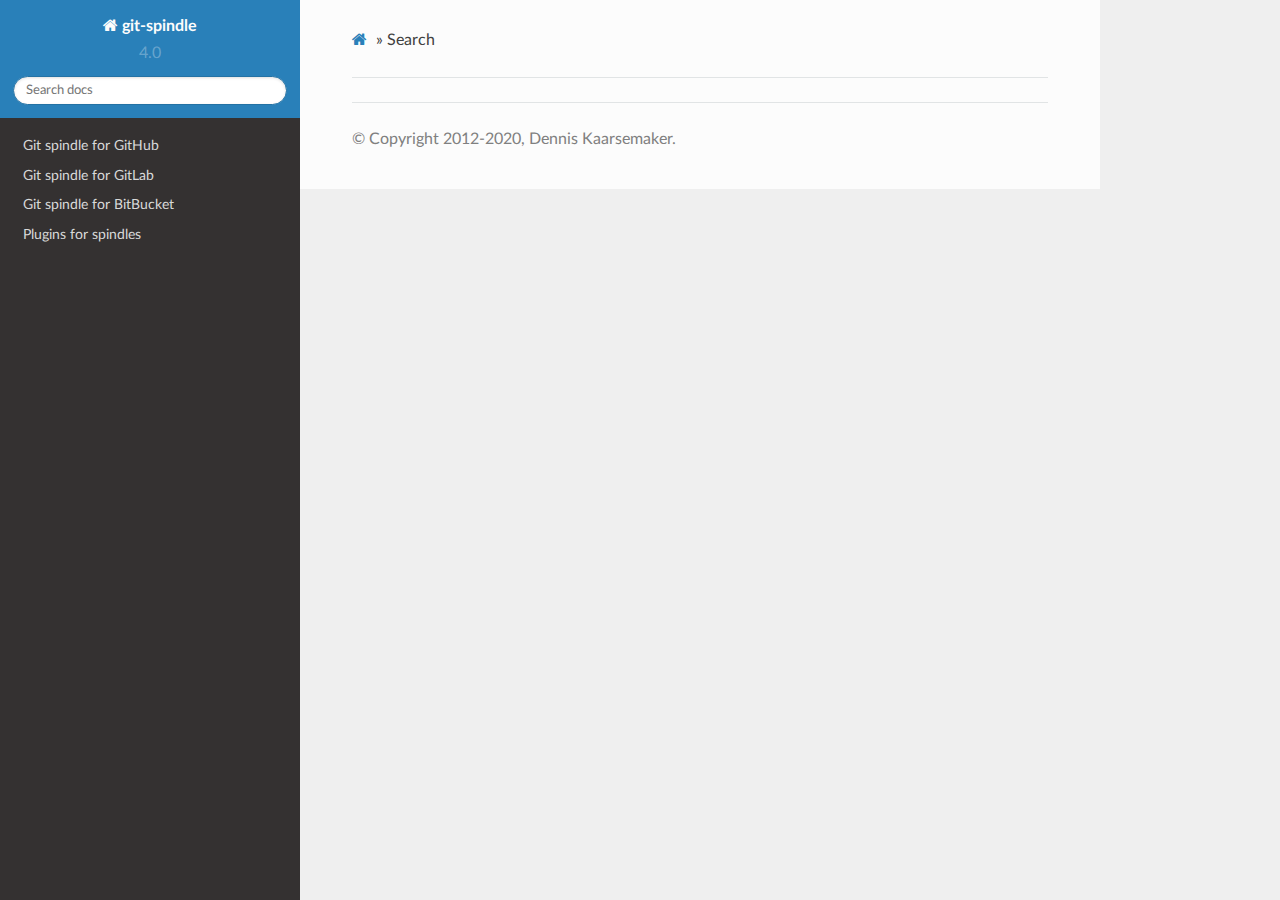
<file: search.html>
<!DOCTYPE html>
<html class="writer-html5" lang="en" >
<head>
  <meta charset="utf-8" />
  <meta name="viewport" content="width=device-width, initial-scale=1.0" />
  <title>Search &mdash; git-spindle 4.0.1 documentation</title><link rel="stylesheet" href="_static/css/theme.css" type="text/css" />
    <link rel="stylesheet" href="_static/pygments.css" type="text/css" />
    
  <!--[if lt IE 9]>
    <script src="_static/js/html5shiv.min.js"></script>
  <![endif]-->
  <script id="documentation_options" data-url_root="./" src="_static/documentation_options.js"></script>
        <script src="_static/jquery.js"></script>
        <script src="_static/underscore.js"></script>
        <script src="_static/doctools.js"></script>
        <script src="_static/language_data.js"></script>
    <script src="_static/js/theme.js"></script>
    <script src="_static/searchtools.js"></script>
    <script src="_static/language_data.js"></script>
    <link rel="index" title="Index" href="genindex.html" />
    <link rel="search" title="Search" href="#" /> 
</head>

<body class="wy-body-for-nav"> 
  <div class="wy-grid-for-nav">
    <nav data-toggle="wy-nav-shift" class="wy-nav-side">
      <div class="wy-side-scroll">
        <div class="wy-side-nav-search" >
            <a href="index.html" class="icon icon-home"> git-spindle
          </a>
              <div class="version">
                4.0
              </div>
<div role="search">
  <form id="rtd-search-form" class="wy-form" action="#" method="get">
    <input type="text" name="q" placeholder="Search docs" />
    <input type="hidden" name="check_keywords" value="yes" />
    <input type="hidden" name="area" value="default" />
  </form>
</div>
        </div><div class="wy-menu wy-menu-vertical" data-spy="affix" role="navigation" aria-label="Navigation menu">
              <ul>
<li class="toctree-l1"><a class="reference internal" href="github.html">Git spindle for GitHub</a></li>
<li class="toctree-l1"><a class="reference internal" href="gitlab.html">Git spindle for GitLab</a></li>
<li class="toctree-l1"><a class="reference internal" href="bitbucket.html">Git spindle for BitBucket</a></li>
<li class="toctree-l1"><a class="reference internal" href="plugins.html">Plugins for spindles</a></li>
</ul>

        </div>
      </div>
    </nav>

    <section data-toggle="wy-nav-shift" class="wy-nav-content-wrap"><nav class="wy-nav-top" aria-label="Mobile navigation menu" >
          <i data-toggle="wy-nav-top" class="fa fa-bars"></i>
          <a href="index.html">git-spindle</a>
      </nav>

      <div class="wy-nav-content">
        <div class="rst-content">
          <div role="navigation" aria-label="Page navigation">
  <ul class="wy-breadcrumbs">
      <li><a href="index.html" class="icon icon-home"></a> &raquo;</li>
      <li>Search</li>
      <li class="wy-breadcrumbs-aside">
      </li>
  </ul>
  <hr/>
</div>
          <div role="main" class="document" itemscope="itemscope" itemtype="http://schema.org/Article">
           <div itemprop="articleBody">
             
  <noscript>
  <div id="fallback" class="admonition warning">
    <p class="last">
      Please activate JavaScript to enable the search functionality.
    </p>
  </div>
  </noscript>

  
  <div id="search-results">
  
  </div>

           </div>
          </div>
          <footer>

  <hr/>

  <div role="contentinfo">
    <p>&#169; Copyright 2012-2020, Dennis Kaarsemaker.</p>
  </div>

   

</footer>
        </div>
      </div>
    </section>
  </div>
  <script>
      jQuery(function () {
          SphinxRtdTheme.Navigation.enable(true);
      });
  </script>
  <script>
    jQuery(function() { Search.loadIndex("searchindex.js"); });
  </script>
  
  <script id="searchindexloader"></script>
   


</body>
</html>
</file>
<file: _static/css/theme.css>
html{box-sizing:border-box}*,:after,:before{box-sizing:inherit}article,aside,details,figcaption,figure,footer,header,hgroup,nav,section{display:block}audio,canvas,video{display:inline-block;*display:inline;*zoom:1}[hidden],audio:not([controls]){display:none}*{-webkit-box-sizing:border-box;-moz-box-sizing:border-box;box-sizing:border-box}html{font-size:100%;-webkit-text-size-adjust:100%;-ms-text-size-adjust:100%}body{margin:0}a:active,a:hover{outline:0}abbr[title]{border-bottom:1px dotted}b,strong{font-weight:700}blockquote{margin:0}dfn{font-style:italic}ins{background:#ff9;text-decoration:none}ins,mark{color:#000}mark{background:#ff0;font-style:italic;font-weight:700}.rst-content code,.rst-content tt,code,kbd,pre,samp{font-family:monospace,serif;_font-family:courier new,monospace;font-size:1em}pre{white-space:pre}q{quotes:none}q:after,q:before{content:"";content:none}small{font-size:85%}sub,sup{font-size:75%;line-height:0;position:relative;vertical-align:baseline}sup{top:-.5em}sub{bottom:-.25em}dl,ol,ul{margin:0;padding:0;list-style:none;list-style-image:none}li{list-style:none}dd{margin:0}img{border:0;-ms-interpolation-mode:bicubic;vertical-align:middle;max-width:100%}svg:not(:root){overflow:hidden}figure,form{margin:0}label{cursor:pointer}button,input,select,textarea{font-size:100%;margin:0;vertical-align:baseline;*vertical-align:middle}button,input{line-height:normal}button,input[type=button],input[type=reset],input[type=submit]{cursor:pointer;-webkit-appearance:button;*overflow:visible}button[disabled],input[disabled]{cursor:default}input[type=search]{-webkit-appearance:textfield;-moz-box-sizing:content-box;-webkit-box-sizing:content-box;box-sizing:content-box}textarea{resize:vertical}table{border-collapse:collapse;border-spacing:0}td{vertical-align:top}.chromeframe{margin:.2em 0;background:#ccc;color:#000;padding:.2em 0}.ir{display:block;border:0;text-indent:-999em;overflow:hidden;background-color:transparent;background-repeat:no-repeat;text-align:left;direction:ltr;*line-height:0}.ir br{display:none}.hidden{display:none!important;visibility:hidden}.visuallyhidden{border:0;clip:rect(0 0 0 0);height:1px;margin:-1px;overflow:hidden;padding:0;position:absolute;width:1px}.visuallyhidden.focusable:active,.visuallyhidden.focusable:focus{clip:auto;height:auto;margin:0;overflow:visible;position:static;width:auto}.invisible{visibility:hidden}.relative{position:relative}big,small{font-size:100%}@media print{body,html,section{background:none!important}*{box-shadow:none!important;text-shadow:none!important;filter:none!important;-ms-filter:none!important}a,a:visited{text-decoration:underline}.ir a:after,a[href^="#"]:after,a[href^="javascript:"]:after{content:""}blockquote,pre{page-break-inside:avoid}thead{display:table-header-group}img,tr{page-break-inside:avoid}img{max-width:100%!important}@page{margin:.5cm}.rst-content .toctree-wrapper>p.caption,h2,h3,p{orphans:3;widows:3}.rst-content .toctree-wrapper>p.caption,h2,h3{page-break-after:avoid}}.btn,.fa:before,.icon:before,.rst-content .admonition,.rst-content .admonition-title:before,.rst-content .admonition-todo,.rst-content .attention,.rst-content .caution,.rst-content .code-block-caption .headerlink:before,.rst-content .danger,.rst-content .eqno .headerlink:before,.rst-content .error,.rst-content .hint,.rst-content .important,.rst-content .note,.rst-content .seealso,.rst-content .tip,.rst-content .warning,.rst-content code.download span:first-child:before,.rst-content dl dt .headerlink:before,.rst-content h1 .headerlink:before,.rst-content h2 .headerlink:before,.rst-content h3 .headerlink:before,.rst-content h4 .headerlink:before,.rst-content h5 .headerlink:before,.rst-content h6 .headerlink:before,.rst-content p.caption .headerlink:before,.rst-content p .headerlink:before,.rst-content table>caption .headerlink:before,.rst-content tt.download span:first-child:before,.wy-alert,.wy-dropdown .caret:before,.wy-inline-validate.wy-inline-validate-danger .wy-input-context:before,.wy-inline-validate.wy-inline-validate-info .wy-input-context:before,.wy-inline-validate.wy-inline-validate-success .wy-input-context:before,.wy-inline-validate.wy-inline-validate-warning .wy-input-context:before,.wy-menu-vertical li.current>a,.wy-menu-vertical li.current>a button.toctree-expand:before,.wy-menu-vertical li.on a,.wy-menu-vertical li.on a button.toctree-expand:before,.wy-menu-vertical li button.toctree-expand:before,.wy-nav-top a,.wy-side-nav-search .wy-dropdown>a,.wy-side-nav-search>a,input[type=color],input[type=date],input[type=datetime-local],input[type=datetime],input[type=email],input[type=month],input[type=number],input[type=password],input[type=search],input[type=tel],input[type=text],input[type=time],input[type=url],input[type=week],select,textarea{-webkit-font-smoothing:antialiased}.clearfix{*zoom:1}.clearfix:after,.clearfix:before{display:table;content:""}.clearfix:after{clear:both}/*!
 *  Font Awesome 4.7.0 by @davegandy - http://fontawesome.io - @fontawesome
 *  License - http://fontawesome.io/license (Font: SIL OFL 1.1, CSS: MIT License)
 */@font-face{font-family:FontAwesome;src:url(fonts/fontawesome-webfont.eot?674f50d287a8c48dc19ba404d20fe713);src:url(fonts/fontawesome-webfont.eot?674f50d287a8c48dc19ba404d20fe713?#iefix&v=4.7.0) format("embedded-opentype"),url(fonts/fontawesome-webfont.woff2?af7ae505a9eed503f8b8e6982036873e) format("woff2"),url(fonts/fontawesome-webfont.woff?fee66e712a8a08eef5805a46892932ad) format("woff"),url(fonts/fontawesome-webfont.ttf?b06871f281fee6b241d60582ae9369b9) format("truetype"),url(fonts/fontawesome-webfont.svg?912ec66d7572ff821749319396470bde#fontawesomeregular) format("svg");font-weight:400;font-style:normal}.fa,.icon,.rst-content .admonition-title,.rst-content .code-block-caption .headerlink,.rst-content .eqno .headerlink,.rst-content code.download span:first-child,.rst-content dl dt .headerlink,.rst-content h1 .headerlink,.rst-content h2 .headerlink,.rst-content h3 .headerlink,.rst-content h4 .headerlink,.rst-content h5 .headerlink,.rst-content h6 .headerlink,.rst-content p.caption .headerlink,.rst-content p .headerlink,.rst-content table>caption .headerlink,.rst-content tt.download span:first-child,.wy-menu-vertical li.current>a button.toctree-expand,.wy-menu-vertical li.on a button.toctree-expand,.wy-menu-vertical li button.toctree-expand{display:inline-block;font:normal normal normal 14px/1 FontAwesome;font-size:inherit;text-rendering:auto;-webkit-font-smoothing:antialiased;-moz-osx-font-smoothing:grayscale}.fa-lg{font-size:1.33333em;line-height:.75em;vertical-align:-15%}.fa-2x{font-size:2em}.fa-3x{font-size:3em}.fa-4x{font-size:4em}.fa-5x{font-size:5em}.fa-fw{width:1.28571em;text-align:center}.fa-ul{padding-left:0;margin-left:2.14286em;list-style-type:none}.fa-ul>li{position:relative}.fa-li{position:absolute;left:-2.14286em;width:2.14286em;top:.14286em;text-align:center}.fa-li.fa-lg{left:-1.85714em}.fa-border{padding:.2em .25em .15em;border:.08em solid #eee;border-radius:.1em}.fa-pull-left{float:left}.fa-pull-right{float:right}.fa-pull-left.icon,.fa.fa-pull-left,.rst-content .code-block-caption .fa-pull-left.headerlink,.rst-content .eqno .fa-pull-left.headerlink,.rst-content .fa-pull-left.admonition-title,.rst-content code.download span.fa-pull-left:first-child,.rst-content dl dt .fa-pull-left.headerlink,.rst-content h1 .fa-pull-left.headerlink,.rst-content h2 .fa-pull-left.headerlink,.rst-content h3 .fa-pull-left.headerlink,.rst-content h4 .fa-pull-left.headerlink,.rst-content h5 .fa-pull-left.headerlink,.rst-content h6 .fa-pull-left.headerlink,.rst-content p .fa-pull-left.headerlink,.rst-content table>caption .fa-pull-left.headerlink,.rst-content tt.download span.fa-pull-left:first-child,.wy-menu-vertical li.current>a button.fa-pull-left.toctree-expand,.wy-menu-vertical li.on a button.fa-pull-left.toctree-expand,.wy-menu-vertical li button.fa-pull-left.toctree-expand{margin-right:.3em}.fa-pull-right.icon,.fa.fa-pull-right,.rst-content .code-block-caption .fa-pull-right.headerlink,.rst-content .eqno .fa-pull-right.headerlink,.rst-content .fa-pull-right.admonition-title,.rst-content code.download span.fa-pull-right:first-child,.rst-content dl dt .fa-pull-right.headerlink,.rst-content h1 .fa-pull-right.headerlink,.rst-content h2 .fa-pull-right.headerlink,.rst-content h3 .fa-pull-right.headerlink,.rst-content h4 .fa-pull-right.headerlink,.rst-content h5 .fa-pull-right.headerlink,.rst-content h6 .fa-pull-right.headerlink,.rst-content p .fa-pull-right.headerlink,.rst-content table>caption .fa-pull-right.headerlink,.rst-content tt.download span.fa-pull-right:first-child,.wy-menu-vertical li.current>a button.fa-pull-right.toctree-expand,.wy-menu-vertical li.on a button.fa-pull-right.toctree-expand,.wy-menu-vertical li button.fa-pull-right.toctree-expand{margin-left:.3em}.pull-right{float:right}.pull-left{float:left}.fa.pull-left,.pull-left.icon,.rst-content .code-block-caption .pull-left.headerlink,.rst-content .eqno .pull-left.headerlink,.rst-content .pull-left.admonition-title,.rst-content code.download span.pull-left:first-child,.rst-content dl dt .pull-left.headerlink,.rst-content h1 .pull-left.headerlink,.rst-content h2 .pull-left.headerlink,.rst-content h3 .pull-left.headerlink,.rst-content h4 .pull-left.headerlink,.rst-content h5 .pull-left.headerlink,.rst-content h6 .pull-left.headerlink,.rst-content p .pull-left.headerlink,.rst-content table>caption .pull-left.headerlink,.rst-content tt.download span.pull-left:first-child,.wy-menu-vertical li.current>a button.pull-left.toctree-expand,.wy-menu-vertical li.on a button.pull-left.toctree-expand,.wy-menu-vertical li button.pull-left.toctree-expand{margin-right:.3em}.fa.pull-right,.pull-right.icon,.rst-content .code-block-caption .pull-right.headerlink,.rst-content .eqno .pull-right.headerlink,.rst-content .pull-right.admonition-title,.rst-content code.download span.pull-right:first-child,.rst-content dl dt .pull-right.headerlink,.rst-content h1 .pull-right.headerlink,.rst-content h2 .pull-right.headerlink,.rst-content h3 .pull-right.headerlink,.rst-content h4 .pull-right.headerlink,.rst-content h5 .pull-right.headerlink,.rst-content h6 .pull-right.headerlink,.rst-content p .pull-right.headerlink,.rst-content table>caption .pull-right.headerlink,.rst-content tt.download span.pull-right:first-child,.wy-menu-vertical li.current>a button.pull-right.toctree-expand,.wy-menu-vertical li.on a button.pull-right.toctree-expand,.wy-menu-vertical li button.pull-right.toctree-expand{margin-left:.3em}.fa-spin{-webkit-animation:fa-spin 2s linear infinite;animation:fa-spin 2s linear infinite}.fa-pulse{-webkit-animation:fa-spin 1s steps(8) infinite;animation:fa-spin 1s steps(8) infinite}@-webkit-keyframes fa-spin{0%{-webkit-transform:rotate(0deg);transform:rotate(0deg)}to{-webkit-transform:rotate(359deg);transform:rotate(359deg)}}@keyframes fa-spin{0%{-webkit-transform:rotate(0deg);transform:rotate(0deg)}to{-webkit-transform:rotate(359deg);transform:rotate(359deg)}}.fa-rotate-90{-ms-filter:"progid:DXImageTransform.Microsoft.BasicImage(rotation=1)";-webkit-transform:rotate(90deg);-ms-transform:rotate(90deg);transform:rotate(90deg)}.fa-rotate-180{-ms-filter:"progid:DXImageTransform.Microsoft.BasicImage(rotation=2)";-webkit-transform:rotate(180deg);-ms-transform:rotate(180deg);transform:rotate(180deg)}.fa-rotate-270{-ms-filter:"progid:DXImageTransform.Microsoft.BasicImage(rotation=3)";-webkit-transform:rotate(270deg);-ms-transform:rotate(270deg);transform:rotate(270deg)}.fa-flip-horizontal{-ms-filter:"progid:DXImageTransform.Microsoft.BasicImage(rotation=0, mirror=1)";-webkit-transform:scaleX(-1);-ms-transform:scaleX(-1);transform:scaleX(-1)}.fa-flip-vertical{-ms-filter:"progid:DXImageTransform.Microsoft.BasicImage(rotation=2, mirror=1)";-webkit-transform:scaleY(-1);-ms-transform:scaleY(-1);transform:scaleY(-1)}:root .fa-flip-horizontal,:root .fa-flip-vertical,:root .fa-rotate-90,:root .fa-rotate-180,:root .fa-rotate-270{filter:none}.fa-stack{position:relative;display:inline-block;width:2em;height:2em;line-height:2em;vertical-align:middle}.fa-stack-1x,.fa-stack-2x{position:absolute;left:0;width:100%;text-align:center}.fa-stack-1x{line-height:inherit}.fa-stack-2x{font-size:2em}.fa-inverse{color:#fff}.fa-glass:before{content:""}.fa-music:before{content:""}.fa-search:before,.icon-search:before{content:""}.fa-envelope-o:before{content:""}.fa-heart:before{content:""}.fa-star:before{content:""}.fa-star-o:before{content:""}.fa-user:before{content:""}.fa-film:before{content:""}.fa-th-large:before{content:""}.fa-th:before{content:""}.fa-th-list:before{content:""}.fa-check:before{content:""}.fa-close:before,.fa-remove:before,.fa-times:before{content:""}.fa-search-plus:before{content:""}.fa-search-minus:before{content:""}.fa-power-off:before{content:""}.fa-signal:before{content:""}.fa-cog:before,.fa-gear:before{content:""}.fa-trash-o:before{content:""}.fa-home:before,.icon-home:before{content:""}.fa-file-o:before{content:""}.fa-clock-o:before{content:""}.fa-road:before{content:""}.fa-download:before,.rst-content code.download span:first-child:before,.rst-content tt.download span:first-child:before{content:""}.fa-arrow-circle-o-down:before{content:""}.fa-arrow-circle-o-up:before{content:""}.fa-inbox:before{content:""}.fa-play-circle-o:before{content:""}.fa-repeat:before,.fa-rotate-right:before{content:""}.fa-refresh:before{content:""}.fa-list-alt:before{content:""}.fa-lock:before{content:""}.fa-flag:before{content:""}.fa-headphones:before{content:""}.fa-volume-off:before{content:""}.fa-volume-down:before{content:""}.fa-volume-up:before{content:""}.fa-qrcode:before{content:""}.fa-barcode:before{content:""}.fa-tag:before{content:""}.fa-tags:before{content:""}.fa-book:before,.icon-book:before{content:""}.fa-bookmark:before{content:""}.fa-print:before{content:""}.fa-camera:before{content:""}.fa-font:before{content:""}.fa-bold:before{content:""}.fa-italic:before{content:""}.fa-text-height:before{content:""}.fa-text-width:before{content:""}.fa-align-left:before{content:""}.fa-align-center:before{content:""}.fa-align-right:before{content:""}.fa-align-justify:before{content:""}.fa-list:before{content:""}.fa-dedent:before,.fa-outdent:before{content:""}.fa-indent:before{content:""}.fa-video-camera:before{content:""}.fa-image:before,.fa-photo:before,.fa-picture-o:before{content:""}.fa-pencil:before{content:""}.fa-map-marker:before{content:""}.fa-adjust:before{content:""}.fa-tint:before{content:""}.fa-edit:before,.fa-pencil-square-o:before{content:""}.fa-share-square-o:before{content:""}.fa-check-square-o:before{content:""}.fa-arrows:before{content:""}.fa-step-backward:before{content:""}.fa-fast-backward:before{content:""}.fa-backward:before{content:""}.fa-play:before{content:""}.fa-pause:before{content:""}.fa-stop:before{content:""}.fa-forward:before{content:""}.fa-fast-forward:before{content:""}.fa-step-forward:before{content:""}.fa-eject:before{content:""}.fa-chevron-left:before{content:""}.fa-chevron-right:before{content:""}.fa-plus-circle:before{content:""}.fa-minus-circle:before{content:""}.fa-times-circle:before,.wy-inline-validate.wy-inline-validate-danger .wy-input-context:before{content:""}.fa-check-circle:before,.wy-inline-validate.wy-inline-validate-success .wy-input-context:before{content:""}.fa-question-circle:before{content:""}.fa-info-circle:before{content:""}.fa-crosshairs:before{content:""}.fa-times-circle-o:before{content:""}.fa-check-circle-o:before{content:""}.fa-ban:before{content:""}.fa-arrow-left:before{content:""}.fa-arrow-right:before{content:""}.fa-arrow-up:before{content:""}.fa-arrow-down:before{content:""}.fa-mail-forward:before,.fa-share:before{content:""}.fa-expand:before{content:""}.fa-compress:before{content:""}.fa-plus:before{content:""}.fa-minus:before{content:""}.fa-asterisk:before{content:""}.fa-exclamation-circle:before,.rst-content .admonition-title:before,.wy-inline-validate.wy-inline-validate-info .wy-input-context:before,.wy-inline-validate.wy-inline-validate-warning .wy-input-context:before{content:""}.fa-gift:before{content:""}.fa-leaf:before{content:""}.fa-fire:before,.icon-fire:before{content:""}.fa-eye:before{content:""}.fa-eye-slash:before{content:""}.fa-exclamation-triangle:before,.fa-warning:before{content:""}.fa-plane:before{content:""}.fa-calendar:before{content:""}.fa-random:before{content:""}.fa-comment:before{content:""}.fa-magnet:before{content:""}.fa-chevron-up:before{content:""}.fa-chevron-down:before{content:""}.fa-retweet:before{content:""}.fa-shopping-cart:before{content:""}.fa-folder:before{content:""}.fa-folder-open:before{content:""}.fa-arrows-v:before{content:""}.fa-arrows-h:before{content:""}.fa-bar-chart-o:before,.fa-bar-chart:before{content:""}.fa-twitter-square:before{content:""}.fa-facebook-square:before{content:""}.fa-camera-retro:before{content:""}.fa-key:before{content:""}.fa-cogs:before,.fa-gears:before{content:""}.fa-comments:before{content:""}.fa-thumbs-o-up:before{content:""}.fa-thumbs-o-down:before{content:""}.fa-star-half:before{content:""}.fa-heart-o:before{content:""}.fa-sign-out:before{content:""}.fa-linkedin-square:before{content:""}.fa-thumb-tack:before{content:""}.fa-external-link:before{content:""}.fa-sign-in:before{content:""}.fa-trophy:before{content:""}.fa-github-square:before{content:""}.fa-upload:before{content:""}.fa-lemon-o:before{content:""}.fa-phone:before{content:""}.fa-square-o:before{content:""}.fa-bookmark-o:before{content:""}.fa-phone-square:before{content:""}.fa-twitter:before{content:""}.fa-facebook-f:before,.fa-facebook:before{content:""}.fa-github:before,.icon-github:before{content:""}.fa-unlock:before{content:""}.fa-credit-card:before{content:""}.fa-feed:before,.fa-rss:before{content:""}.fa-hdd-o:before{content:""}.fa-bullhorn:before{content:""}.fa-bell:before{content:""}.fa-certificate:before{content:""}.fa-hand-o-right:before{content:""}.fa-hand-o-left:before{content:""}.fa-hand-o-up:before{content:""}.fa-hand-o-down:before{content:""}.fa-arrow-circle-left:before,.icon-circle-arrow-left:before{content:""}.fa-arrow-circle-right:before,.icon-circle-arrow-right:before{content:""}.fa-arrow-circle-up:before{content:""}.fa-arrow-circle-down:before{content:""}.fa-globe:before{content:""}.fa-wrench:before{content:""}.fa-tasks:before{content:""}.fa-filter:before{content:""}.fa-briefcase:before{content:""}.fa-arrows-alt:before{content:""}.fa-group:before,.fa-users:before{content:""}.fa-chain:before,.fa-link:before,.icon-link:before{content:""}.fa-cloud:before{content:""}.fa-flask:before{content:""}.fa-cut:before,.fa-scissors:before{content:""}.fa-copy:before,.fa-files-o:before{content:""}.fa-paperclip:before{content:""}.fa-floppy-o:before,.fa-save:before{content:""}.fa-square:before{content:""}.fa-bars:before,.fa-navicon:before,.fa-reorder:before{content:""}.fa-list-ul:before{content:""}.fa-list-ol:before{content:""}.fa-strikethrough:before{content:""}.fa-underline:before{content:""}.fa-table:before{content:""}.fa-magic:before{content:""}.fa-truck:before{content:""}.fa-pinterest:before{content:""}.fa-pinterest-square:before{content:""}.fa-google-plus-square:before{content:""}.fa-google-plus:before{content:""}.fa-money:before{content:""}.fa-caret-down:before,.icon-caret-down:before,.wy-dropdown .caret:before{content:""}.fa-caret-up:before{content:""}.fa-caret-left:before{content:""}.fa-caret-right:before{content:""}.fa-columns:before{content:""}.fa-sort:before,.fa-unsorted:before{content:""}.fa-sort-desc:before,.fa-sort-down:before{content:""}.fa-sort-asc:before,.fa-sort-up:before{content:""}.fa-envelope:before{content:""}.fa-linkedin:before{content:""}.fa-rotate-left:before,.fa-undo:before{content:""}.fa-gavel:before,.fa-legal:before{content:""}.fa-dashboard:before,.fa-tachometer:before{content:""}.fa-comment-o:before{content:""}.fa-comments-o:before{content:""}.fa-bolt:before,.fa-flash:before{content:""}.fa-sitemap:before{content:""}.fa-umbrella:before{content:""}.fa-clipboard:before,.fa-paste:before{content:""}.fa-lightbulb-o:before{content:""}.fa-exchange:before{content:""}.fa-cloud-download:before{content:""}.fa-cloud-upload:before{content:""}.fa-user-md:before{content:""}.fa-stethoscope:before{content:""}.fa-suitcase:before{content:""}.fa-bell-o:before{content:""}.fa-coffee:before{content:""}.fa-cutlery:before{content:""}.fa-file-text-o:before{content:""}.fa-building-o:before{content:""}.fa-hospital-o:before{content:""}.fa-ambulance:before{content:""}.fa-medkit:before{content:""}.fa-fighter-jet:before{content:""}.fa-beer:before{content:""}.fa-h-square:before{content:""}.fa-plus-square:before{content:""}.fa-angle-double-left:before{content:""}.fa-angle-double-right:before{content:""}.fa-angle-double-up:before{content:""}.fa-angle-double-down:before{content:""}.fa-angle-left:before{content:""}.fa-angle-right:before{content:""}.fa-angle-up:before{content:""}.fa-angle-down:before{content:""}.fa-desktop:before{content:""}.fa-laptop:before{content:""}.fa-tablet:before{content:""}.fa-mobile-phone:before,.fa-mobile:before{content:""}.fa-circle-o:before{content:""}.fa-quote-left:before{content:""}.fa-quote-right:before{content:""}.fa-spinner:before{content:""}.fa-circle:before{content:""}.fa-mail-reply:before,.fa-reply:before{content:""}.fa-github-alt:before{content:""}.fa-folder-o:before{content:""}.fa-folder-open-o:before{content:""}.fa-smile-o:before{content:""}.fa-frown-o:before{content:""}.fa-meh-o:before{content:""}.fa-gamepad:before{content:""}.fa-keyboard-o:before{content:""}.fa-flag-o:before{content:""}.fa-flag-checkered:before{content:""}.fa-terminal:before{content:""}.fa-code:before{content:""}.fa-mail-reply-all:before,.fa-reply-all:before{content:""}.fa-star-half-empty:before,.fa-star-half-full:before,.fa-star-half-o:before{content:""}.fa-location-arrow:before{content:""}.fa-crop:before{content:""}.fa-code-fork:before{content:""}.fa-chain-broken:before,.fa-unlink:before{content:""}.fa-question:before{content:""}.fa-info:before{content:""}.fa-exclamation:before{content:""}.fa-superscript:before{content:""}.fa-subscript:before{content:""}.fa-eraser:before{content:""}.fa-puzzle-piece:before{content:""}.fa-microphone:before{content:""}.fa-microphone-slash:before{content:""}.fa-shield:before{content:""}.fa-calendar-o:before{content:""}.fa-fire-extinguisher:before{content:""}.fa-rocket:before{content:""}.fa-maxcdn:before{content:""}.fa-chevron-circle-left:before{content:""}.fa-chevron-circle-right:before{content:""}.fa-chevron-circle-up:before{content:""}.fa-chevron-circle-down:before{content:""}.fa-html5:before{content:""}.fa-css3:before{content:""}.fa-anchor:before{content:""}.fa-unlock-alt:before{content:""}.fa-bullseye:before{content:""}.fa-ellipsis-h:before{content:""}.fa-ellipsis-v:before{content:""}.fa-rss-square:before{content:""}.fa-play-circle:before{content:""}.fa-ticket:before{content:""}.fa-minus-square:before{content:""}.fa-minus-square-o:before,.wy-menu-vertical li.current>a button.toctree-expand:before,.wy-menu-vertical li.on a button.toctree-expand:before{content:""}.fa-level-up:before{content:""}.fa-level-down:before{content:""}.fa-check-square:before{content:""}.fa-pencil-square:before{content:""}.fa-external-link-square:before{content:""}.fa-share-square:before{content:""}.fa-compass:before{content:""}.fa-caret-square-o-down:before,.fa-toggle-down:before{content:""}.fa-caret-square-o-up:before,.fa-toggle-up:before{content:""}.fa-caret-square-o-right:before,.fa-toggle-right:before{content:""}.fa-eur:before,.fa-euro:before{content:""}.fa-gbp:before{content:""}.fa-dollar:before,.fa-usd:before{content:""}.fa-inr:before,.fa-rupee:before{content:""}.fa-cny:before,.fa-jpy:before,.fa-rmb:before,.fa-yen:before{content:""}.fa-rouble:before,.fa-rub:before,.fa-ruble:before{content:""}.fa-krw:before,.fa-won:before{content:""}.fa-bitcoin:before,.fa-btc:before{content:""}.fa-file:before{content:""}.fa-file-text:before{content:""}.fa-sort-alpha-asc:before{content:""}.fa-sort-alpha-desc:before{content:""}.fa-sort-amount-asc:before{content:""}.fa-sort-amount-desc:before{content:""}.fa-sort-numeric-asc:before{content:""}.fa-sort-numeric-desc:before{content:""}.fa-thumbs-up:before{content:""}.fa-thumbs-down:before{content:""}.fa-youtube-square:before{content:""}.fa-youtube:before{content:""}.fa-xing:before{content:""}.fa-xing-square:before{content:""}.fa-youtube-play:before{content:""}.fa-dropbox:before{content:""}.fa-stack-overflow:before{content:""}.fa-instagram:before{content:""}.fa-flickr:before{content:""}.fa-adn:before{content:""}.fa-bitbucket:before,.icon-bitbucket:before{content:""}.fa-bitbucket-square:before{content:""}.fa-tumblr:before{content:""}.fa-tumblr-square:before{content:""}.fa-long-arrow-down:before{content:""}.fa-long-arrow-up:before{content:""}.fa-long-arrow-left:before{content:""}.fa-long-arrow-right:before{content:""}.fa-apple:before{content:""}.fa-windows:before{content:""}.fa-android:before{content:""}.fa-linux:before{content:""}.fa-dribbble:before{content:""}.fa-skype:before{content:""}.fa-foursquare:before{content:""}.fa-trello:before{content:""}.fa-female:before{content:""}.fa-male:before{content:""}.fa-gittip:before,.fa-gratipay:before{content:""}.fa-sun-o:before{content:""}.fa-moon-o:before{content:""}.fa-archive:before{content:""}.fa-bug:before{content:""}.fa-vk:before{content:""}.fa-weibo:before{content:""}.fa-renren:before{content:""}.fa-pagelines:before{content:""}.fa-stack-exchange:before{content:""}.fa-arrow-circle-o-right:before{content:""}.fa-arrow-circle-o-left:before{content:""}.fa-caret-square-o-left:before,.fa-toggle-left:before{content:""}.fa-dot-circle-o:before{content:""}.fa-wheelchair:before{content:""}.fa-vimeo-square:before{content:""}.fa-try:before,.fa-turkish-lira:before{content:""}.fa-plus-square-o:before,.wy-menu-vertical li button.toctree-expand:before{content:""}.fa-space-shuttle:before{content:""}.fa-slack:before{content:""}.fa-envelope-square:before{content:""}.fa-wordpress:before{content:""}.fa-openid:before{content:""}.fa-bank:before,.fa-institution:before,.fa-university:before{content:""}.fa-graduation-cap:before,.fa-mortar-board:before{content:""}.fa-yahoo:before{content:""}.fa-google:before{content:""}.fa-reddit:before{content:""}.fa-reddit-square:before{content:""}.fa-stumbleupon-circle:before{content:""}.fa-stumbleupon:before{content:""}.fa-delicious:before{content:""}.fa-digg:before{content:""}.fa-pied-piper-pp:before{content:""}.fa-pied-piper-alt:before{content:""}.fa-drupal:before{content:""}.fa-joomla:before{content:""}.fa-language:before{content:""}.fa-fax:before{content:""}.fa-building:before{content:""}.fa-child:before{content:""}.fa-paw:before{content:""}.fa-spoon:before{content:""}.fa-cube:before{content:""}.fa-cubes:before{content:""}.fa-behance:before{content:""}.fa-behance-square:before{content:""}.fa-steam:before{content:""}.fa-steam-square:before{content:""}.fa-recycle:before{content:""}.fa-automobile:before,.fa-car:before{content:""}.fa-cab:before,.fa-taxi:before{content:""}.fa-tree:before{content:""}.fa-spotify:before{content:""}.fa-deviantart:before{content:""}.fa-soundcloud:before{content:""}.fa-database:before{content:""}.fa-file-pdf-o:before{content:""}.fa-file-word-o:before{content:""}.fa-file-excel-o:before{content:""}.fa-file-powerpoint-o:before{content:""}.fa-file-image-o:before,.fa-file-photo-o:before,.fa-file-picture-o:before{content:""}.fa-file-archive-o:before,.fa-file-zip-o:before{content:""}.fa-file-audio-o:before,.fa-file-sound-o:before{content:""}.fa-file-movie-o:before,.fa-file-video-o:before{content:""}.fa-file-code-o:before{content:""}.fa-vine:before{content:""}.fa-codepen:before{content:""}.fa-jsfiddle:before{content:""}.fa-life-bouy:before,.fa-life-buoy:before,.fa-life-ring:before,.fa-life-saver:before,.fa-support:before{content:""}.fa-circle-o-notch:before{content:""}.fa-ra:before,.fa-rebel:before,.fa-resistance:before{content:""}.fa-empire:before,.fa-ge:before{content:""}.fa-git-square:before{content:""}.fa-git:before{content:""}.fa-hacker-news:before,.fa-y-combinator-square:before,.fa-yc-square:before{content:""}.fa-tencent-weibo:before{content:""}.fa-qq:before{content:""}.fa-wechat:before,.fa-weixin:before{content:""}.fa-paper-plane:before,.fa-send:before{content:""}.fa-paper-plane-o:before,.fa-send-o:before{content:""}.fa-history:before{content:""}.fa-circle-thin:before{content:""}.fa-header:before{content:""}.fa-paragraph:before{content:""}.fa-sliders:before{content:""}.fa-share-alt:before{content:""}.fa-share-alt-square:before{content:""}.fa-bomb:before{content:""}.fa-futbol-o:before,.fa-soccer-ball-o:before{content:""}.fa-tty:before{content:""}.fa-binoculars:before{content:""}.fa-plug:before{content:""}.fa-slideshare:before{content:""}.fa-twitch:before{content:""}.fa-yelp:before{content:""}.fa-newspaper-o:before{content:""}.fa-wifi:before{content:""}.fa-calculator:before{content:""}.fa-paypal:before{content:""}.fa-google-wallet:before{content:""}.fa-cc-visa:before{content:""}.fa-cc-mastercard:before{content:""}.fa-cc-discover:before{content:""}.fa-cc-amex:before{content:""}.fa-cc-paypal:before{content:""}.fa-cc-stripe:before{content:""}.fa-bell-slash:before{content:""}.fa-bell-slash-o:before{content:""}.fa-trash:before{content:""}.fa-copyright:before{content:""}.fa-at:before{content:""}.fa-eyedropper:before{content:""}.fa-paint-brush:before{content:""}.fa-birthday-cake:before{content:""}.fa-area-chart:before{content:""}.fa-pie-chart:before{content:""}.fa-line-chart:before{content:""}.fa-lastfm:before{content:""}.fa-lastfm-square:before{content:""}.fa-toggle-off:before{content:""}.fa-toggle-on:before{content:""}.fa-bicycle:before{content:""}.fa-bus:before{content:""}.fa-ioxhost:before{content:""}.fa-angellist:before{content:""}.fa-cc:before{content:""}.fa-ils:before,.fa-shekel:before,.fa-sheqel:before{content:""}.fa-meanpath:before{content:""}.fa-buysellads:before{content:""}.fa-connectdevelop:before{content:""}.fa-dashcube:before{content:""}.fa-forumbee:before{content:""}.fa-leanpub:before{content:""}.fa-sellsy:before{content:""}.fa-shirtsinbulk:before{content:""}.fa-simplybuilt:before{content:""}.fa-skyatlas:before{content:""}.fa-cart-plus:before{content:""}.fa-cart-arrow-down:before{content:""}.fa-diamond:before{content:""}.fa-ship:before{content:""}.fa-user-secret:before{content:""}.fa-motorcycle:before{content:""}.fa-street-view:before{content:""}.fa-heartbeat:before{content:""}.fa-venus:before{content:""}.fa-mars:before{content:""}.fa-mercury:before{content:""}.fa-intersex:before,.fa-transgender:before{content:""}.fa-transgender-alt:before{content:""}.fa-venus-double:before{content:""}.fa-mars-double:before{content:""}.fa-venus-mars:before{content:""}.fa-mars-stroke:before{content:""}.fa-mars-stroke-v:before{content:""}.fa-mars-stroke-h:before{content:""}.fa-neuter:before{content:""}.fa-genderless:before{content:""}.fa-facebook-official:before{content:""}.fa-pinterest-p:before{content:""}.fa-whatsapp:before{content:""}.fa-server:before{content:""}.fa-user-plus:before{content:""}.fa-user-times:before{content:""}.fa-bed:before,.fa-hotel:before{content:""}.fa-viacoin:before{content:""}.fa-train:before{content:""}.fa-subway:before{content:""}.fa-medium:before{content:""}.fa-y-combinator:before,.fa-yc:before{content:""}.fa-optin-monster:before{content:""}.fa-opencart:before{content:""}.fa-expeditedssl:before{content:""}.fa-battery-4:before,.fa-battery-full:before,.fa-battery:before{content:""}.fa-battery-3:before,.fa-battery-three-quarters:before{content:""}.fa-battery-2:before,.fa-battery-half:before{content:""}.fa-battery-1:before,.fa-battery-quarter:before{content:""}.fa-battery-0:before,.fa-battery-empty:before{content:""}.fa-mouse-pointer:before{content:""}.fa-i-cursor:before{content:""}.fa-object-group:before{content:""}.fa-object-ungroup:before{content:""}.fa-sticky-note:before{content:""}.fa-sticky-note-o:before{content:""}.fa-cc-jcb:before{content:""}.fa-cc-diners-club:before{content:""}.fa-clone:before{content:""}.fa-balance-scale:before{content:""}.fa-hourglass-o:before{content:""}.fa-hourglass-1:before,.fa-hourglass-start:before{content:""}.fa-hourglass-2:before,.fa-hourglass-half:before{content:""}.fa-hourglass-3:before,.fa-hourglass-end:before{content:""}.fa-hourglass:before{content:""}.fa-hand-grab-o:before,.fa-hand-rock-o:before{content:""}.fa-hand-paper-o:before,.fa-hand-stop-o:before{content:""}.fa-hand-scissors-o:before{content:""}.fa-hand-lizard-o:before{content:""}.fa-hand-spock-o:before{content:""}.fa-hand-pointer-o:before{content:""}.fa-hand-peace-o:before{content:""}.fa-trademark:before{content:""}.fa-registered:before{content:""}.fa-creative-commons:before{content:""}.fa-gg:before{content:""}.fa-gg-circle:before{content:""}.fa-tripadvisor:before{content:""}.fa-odnoklassniki:before{content:""}.fa-odnoklassniki-square:before{content:""}.fa-get-pocket:before{content:""}.fa-wikipedia-w:before{content:""}.fa-safari:before{content:""}.fa-chrome:before{content:""}.fa-firefox:before{content:""}.fa-opera:before{content:""}.fa-internet-explorer:before{content:""}.fa-television:before,.fa-tv:before{content:""}.fa-contao:before{content:""}.fa-500px:before{content:""}.fa-amazon:before{content:""}.fa-calendar-plus-o:before{content:""}.fa-calendar-minus-o:before{content:""}.fa-calendar-times-o:before{content:""}.fa-calendar-check-o:before{content:""}.fa-industry:before{content:""}.fa-map-pin:before{content:""}.fa-map-signs:before{content:""}.fa-map-o:before{content:""}.fa-map:before{content:""}.fa-commenting:before{content:""}.fa-commenting-o:before{content:""}.fa-houzz:before{content:""}.fa-vimeo:before{content:""}.fa-black-tie:before{content:""}.fa-fonticons:before{content:""}.fa-reddit-alien:before{content:""}.fa-edge:before{content:""}.fa-credit-card-alt:before{content:""}.fa-codiepie:before{content:""}.fa-modx:before{content:""}.fa-fort-awesome:before{content:""}.fa-usb:before{content:""}.fa-product-hunt:before{content:""}.fa-mixcloud:before{content:""}.fa-scribd:before{content:""}.fa-pause-circle:before{content:""}.fa-pause-circle-o:before{content:""}.fa-stop-circle:before{content:""}.fa-stop-circle-o:before{content:""}.fa-shopping-bag:before{content:""}.fa-shopping-basket:before{content:""}.fa-hashtag:before{content:""}.fa-bluetooth:before{content:""}.fa-bluetooth-b:before{content:""}.fa-percent:before{content:""}.fa-gitlab:before,.icon-gitlab:before{content:""}.fa-wpbeginner:before{content:""}.fa-wpforms:before{content:""}.fa-envira:before{content:""}.fa-universal-access:before{content:""}.fa-wheelchair-alt:before{content:""}.fa-question-circle-o:before{content:""}.fa-blind:before{content:""}.fa-audio-description:before{content:""}.fa-volume-control-phone:before{content:""}.fa-braille:before{content:""}.fa-assistive-listening-systems:before{content:""}.fa-american-sign-language-interpreting:before,.fa-asl-interpreting:before{content:""}.fa-deaf:before,.fa-deafness:before,.fa-hard-of-hearing:before{content:""}.fa-glide:before{content:""}.fa-glide-g:before{content:""}.fa-sign-language:before,.fa-signing:before{content:""}.fa-low-vision:before{content:""}.fa-viadeo:before{content:""}.fa-viadeo-square:before{content:""}.fa-snapchat:before{content:""}.fa-snapchat-ghost:before{content:""}.fa-snapchat-square:before{content:""}.fa-pied-piper:before{content:""}.fa-first-order:before{content:""}.fa-yoast:before{content:""}.fa-themeisle:before{content:""}.fa-google-plus-circle:before,.fa-google-plus-official:before{content:""}.fa-fa:before,.fa-font-awesome:before{content:""}.fa-handshake-o:before{content:""}.fa-envelope-open:before{content:""}.fa-envelope-open-o:before{content:""}.fa-linode:before{content:""}.fa-address-book:before{content:""}.fa-address-book-o:before{content:""}.fa-address-card:before,.fa-vcard:before{content:""}.fa-address-card-o:before,.fa-vcard-o:before{content:""}.fa-user-circle:before{content:""}.fa-user-circle-o:before{content:""}.fa-user-o:before{content:""}.fa-id-badge:before{content:""}.fa-drivers-license:before,.fa-id-card:before{content:""}.fa-drivers-license-o:before,.fa-id-card-o:before{content:""}.fa-quora:before{content:""}.fa-free-code-camp:before{content:""}.fa-telegram:before{content:""}.fa-thermometer-4:before,.fa-thermometer-full:before,.fa-thermometer:before{content:""}.fa-thermometer-3:before,.fa-thermometer-three-quarters:before{content:""}.fa-thermometer-2:before,.fa-thermometer-half:before{content:""}.fa-thermometer-1:before,.fa-thermometer-quarter:before{content:""}.fa-thermometer-0:before,.fa-thermometer-empty:before{content:""}.fa-shower:before{content:""}.fa-bath:before,.fa-bathtub:before,.fa-s15:before{content:""}.fa-podcast:before{content:""}.fa-window-maximize:before{content:""}.fa-window-minimize:before{content:""}.fa-window-restore:before{content:""}.fa-times-rectangle:before,.fa-window-close:before{content:""}.fa-times-rectangle-o:before,.fa-window-close-o:before{content:""}.fa-bandcamp:before{content:""}.fa-grav:before{content:""}.fa-etsy:before{content:""}.fa-imdb:before{content:""}.fa-ravelry:before{content:""}.fa-eercast:before{content:""}.fa-microchip:before{content:""}.fa-snowflake-o:before{content:""}.fa-superpowers:before{content:""}.fa-wpexplorer:before{content:""}.fa-meetup:before{content:""}.sr-only{position:absolute;width:1px;height:1px;padding:0;margin:-1px;overflow:hidden;clip:rect(0,0,0,0);border:0}.sr-only-focusable:active,.sr-only-focusable:focus{position:static;width:auto;height:auto;margin:0;overflow:visible;clip:auto}.fa,.icon,.rst-content .admonition-title,.rst-content .code-block-caption .headerlink,.rst-content .eqno .headerlink,.rst-content code.download span:first-child,.rst-content dl dt .headerlink,.rst-content h1 .headerlink,.rst-content h2 .headerlink,.rst-content h3 .headerlink,.rst-content h4 .headerlink,.rst-content h5 .headerlink,.rst-content h6 .headerlink,.rst-content p.caption .headerlink,.rst-content p .headerlink,.rst-content table>caption .headerlink,.rst-content tt.download span:first-child,.wy-dropdown .caret,.wy-inline-validate.wy-inline-validate-danger .wy-input-context,.wy-inline-validate.wy-inline-validate-info .wy-input-context,.wy-inline-validate.wy-inline-validate-success .wy-input-context,.wy-inline-validate.wy-inline-validate-warning .wy-input-context,.wy-menu-vertical li.current>a button.toctree-expand,.wy-menu-vertical li.on a button.toctree-expand,.wy-menu-vertical li button.toctree-expand{font-family:inherit}.fa:before,.icon:before,.rst-content .admonition-title:before,.rst-content .code-block-caption .headerlink:before,.rst-content .eqno .headerlink:before,.rst-content code.download span:first-child:before,.rst-content dl dt .headerlink:before,.rst-content h1 .headerlink:before,.rst-content h2 .headerlink:before,.rst-content h3 .headerlink:before,.rst-content h4 .headerlink:before,.rst-content h5 .headerlink:before,.rst-content h6 .headerlink:before,.rst-content p.caption .headerlink:before,.rst-content p .headerlink:before,.rst-content table>caption .headerlink:before,.rst-content tt.download span:first-child:before,.wy-dropdown .caret:before,.wy-inline-validate.wy-inline-validate-danger .wy-input-context:before,.wy-inline-validate.wy-inline-validate-info .wy-input-context:before,.wy-inline-validate.wy-inline-validate-success .wy-input-context:before,.wy-inline-validate.wy-inline-validate-warning .wy-input-context:before,.wy-menu-vertical li.current>a button.toctree-expand:before,.wy-menu-vertical li.on a button.toctree-expand:before,.wy-menu-vertical li button.toctree-expand:before{font-family:FontAwesome;display:inline-block;font-style:normal;font-weight:400;line-height:1;text-decoration:inherit}.rst-content .code-block-caption a .headerlink,.rst-content .eqno a .headerlink,.rst-content a .admonition-title,.rst-content code.download a span:first-child,.rst-content dl dt a .headerlink,.rst-content h1 a .headerlink,.rst-content h2 a .headerlink,.rst-content h3 a .headerlink,.rst-content h4 a .headerlink,.rst-content h5 a .headerlink,.rst-content h6 a .headerlink,.rst-content p.caption a .headerlink,.rst-content p a .headerlink,.rst-content table>caption a .headerlink,.rst-content tt.download a span:first-child,.wy-menu-vertical li.current>a button.toctree-expand,.wy-menu-vertical li.on a button.toctree-expand,.wy-menu-vertical li a button.toctree-expand,a .fa,a .icon,a .rst-content .admonition-title,a .rst-content .code-block-caption .headerlink,a .rst-content .eqno .headerlink,a .rst-content code.download span:first-child,a .rst-content dl dt .headerlink,a .rst-content h1 .headerlink,a .rst-content h2 .headerlink,a .rst-content h3 .headerlink,a .rst-content h4 .headerlink,a .rst-content h5 .headerlink,a .rst-content h6 .headerlink,a .rst-content p.caption .headerlink,a .rst-content p .headerlink,a .rst-content table>caption .headerlink,a .rst-content tt.download span:first-child,a .wy-menu-vertical li button.toctree-expand{display:inline-block;text-decoration:inherit}.btn .fa,.btn .icon,.btn .rst-content .admonition-title,.btn .rst-content .code-block-caption .headerlink,.btn .rst-content .eqno .headerlink,.btn .rst-content code.download span:first-child,.btn .rst-content dl dt .headerlink,.btn .rst-content h1 .headerlink,.btn .rst-content h2 .headerlink,.btn .rst-content h3 .headerlink,.btn .rst-content h4 .headerlink,.btn .rst-content h5 .headerlink,.btn .rst-content h6 .headerlink,.btn .rst-content p .headerlink,.btn .rst-content table>caption .headerlink,.btn .rst-content tt.download span:first-child,.btn .wy-menu-vertical li.current>a button.toctree-expand,.btn .wy-menu-vertical li.on a button.toctree-expand,.btn .wy-menu-vertical li button.toctree-expand,.nav .fa,.nav .icon,.nav .rst-content .admonition-title,.nav .rst-content .code-block-caption .headerlink,.nav .rst-content .eqno .headerlink,.nav .rst-content code.download span:first-child,.nav .rst-content dl dt .headerlink,.nav .rst-content h1 .headerlink,.nav .rst-content h2 .headerlink,.nav .rst-content h3 .headerlink,.nav .rst-content h4 .headerlink,.nav .rst-content h5 .headerlink,.nav .rst-content h6 .headerlink,.nav .rst-content p .headerlink,.nav .rst-content table>caption .headerlink,.nav .rst-content tt.download span:first-child,.nav .wy-menu-vertical li.current>a button.toctree-expand,.nav .wy-menu-vertical li.on a button.toctree-expand,.nav .wy-menu-vertical li button.toctree-expand,.rst-content .btn .admonition-title,.rst-content .code-block-caption .btn .headerlink,.rst-content .code-block-caption .nav .headerlink,.rst-content .eqno .btn .headerlink,.rst-content .eqno .nav .headerlink,.rst-content .nav .admonition-title,.rst-content code.download .btn span:first-child,.rst-content code.download .nav span:first-child,.rst-content dl dt .btn .headerlink,.rst-content dl dt .nav .headerlink,.rst-content h1 .btn .headerlink,.rst-content h1 .nav .headerlink,.rst-content h2 .btn .headerlink,.rst-content h2 .nav .headerlink,.rst-content h3 .btn .headerlink,.rst-content h3 .nav .headerlink,.rst-content h4 .btn .headerlink,.rst-content h4 .nav .headerlink,.rst-content h5 .btn .headerlink,.rst-content h5 .nav .headerlink,.rst-content h6 .btn .headerlink,.rst-content h6 .nav .headerlink,.rst-content p .btn .headerlink,.rst-content p .nav .headerlink,.rst-content table>caption .btn .headerlink,.rst-content table>caption .nav .headerlink,.rst-content tt.download .btn span:first-child,.rst-content tt.download .nav span:first-child,.wy-menu-vertical li .btn button.toctree-expand,.wy-menu-vertical li.current>a .btn button.toctree-expand,.wy-menu-vertical li.current>a .nav button.toctree-expand,.wy-menu-vertical li .nav button.toctree-expand,.wy-menu-vertical li.on a .btn button.toctree-expand,.wy-menu-vertical li.on a .nav button.toctree-expand{display:inline}.btn .fa-large.icon,.btn .fa.fa-large,.btn .rst-content .code-block-caption .fa-large.headerlink,.btn .rst-content .eqno .fa-large.headerlink,.btn .rst-content .fa-large.admonition-title,.btn .rst-content code.download span.fa-large:first-child,.btn .rst-content dl dt .fa-large.headerlink,.btn .rst-content h1 .fa-large.headerlink,.btn .rst-content h2 .fa-large.headerlink,.btn .rst-content h3 .fa-large.headerlink,.btn .rst-content h4 .fa-large.headerlink,.btn .rst-content h5 .fa-large.headerlink,.btn .rst-content h6 .fa-large.headerlink,.btn .rst-content p .fa-large.headerlink,.btn .rst-content table>caption .fa-large.headerlink,.btn .rst-content tt.download span.fa-large:first-child,.btn .wy-menu-vertical li button.fa-large.toctree-expand,.nav .fa-large.icon,.nav .fa.fa-large,.nav .rst-content .code-block-caption .fa-large.headerlink,.nav .rst-content .eqno .fa-large.headerlink,.nav .rst-content .fa-large.admonition-title,.nav .rst-content code.download span.fa-large:first-child,.nav .rst-content dl dt .fa-large.headerlink,.nav .rst-content h1 .fa-large.headerlink,.nav .rst-content h2 .fa-large.headerlink,.nav .rst-content h3 .fa-large.headerlink,.nav .rst-content h4 .fa-large.headerlink,.nav .rst-content h5 .fa-large.headerlink,.nav .rst-content h6 .fa-large.headerlink,.nav .rst-content p .fa-large.headerlink,.nav .rst-content table>caption .fa-large.headerlink,.nav .rst-content tt.download span.fa-large:first-child,.nav .wy-menu-vertical li button.fa-large.toctree-expand,.rst-content .btn .fa-large.admonition-title,.rst-content .code-block-caption .btn .fa-large.headerlink,.rst-content .code-block-caption .nav .fa-large.headerlink,.rst-content .eqno .btn .fa-large.headerlink,.rst-content .eqno .nav .fa-large.headerlink,.rst-content .nav .fa-large.admonition-title,.rst-content code.download .btn span.fa-large:first-child,.rst-content code.download .nav span.fa-large:first-child,.rst-content dl dt .btn .fa-large.headerlink,.rst-content dl dt .nav .fa-large.headerlink,.rst-content h1 .btn .fa-large.headerlink,.rst-content h1 .nav .fa-large.headerlink,.rst-content h2 .btn .fa-large.headerlink,.rst-content h2 .nav .fa-large.headerlink,.rst-content h3 .btn .fa-large.headerlink,.rst-content h3 .nav .fa-large.headerlink,.rst-content h4 .btn .fa-large.headerlink,.rst-content h4 .nav .fa-large.headerlink,.rst-content h5 .btn .fa-large.headerlink,.rst-content h5 .nav .fa-large.headerlink,.rst-content h6 .btn .fa-large.headerlink,.rst-content h6 .nav .fa-large.headerlink,.rst-content p .btn .fa-large.headerlink,.rst-content p .nav .fa-large.headerlink,.rst-content table>caption .btn .fa-large.headerlink,.rst-content table>caption .nav .fa-large.headerlink,.rst-content tt.download .btn span.fa-large:first-child,.rst-content tt.download .nav span.fa-large:first-child,.wy-menu-vertical li .btn button.fa-large.toctree-expand,.wy-menu-vertical li .nav button.fa-large.toctree-expand{line-height:.9em}.btn .fa-spin.icon,.btn .fa.fa-spin,.btn .rst-content .code-block-caption .fa-spin.headerlink,.btn .rst-content .eqno .fa-spin.headerlink,.btn .rst-content .fa-spin.admonition-title,.btn .rst-content code.download span.fa-spin:first-child,.btn .rst-content dl dt .fa-spin.headerlink,.btn .rst-content h1 .fa-spin.headerlink,.btn .rst-content h2 .fa-spin.headerlink,.btn .rst-content h3 .fa-spin.headerlink,.btn .rst-content h4 .fa-spin.headerlink,.btn .rst-content h5 .fa-spin.headerlink,.btn .rst-content h6 .fa-spin.headerlink,.btn .rst-content p .fa-spin.headerlink,.btn .rst-content table>caption .fa-spin.headerlink,.btn .rst-content tt.download span.fa-spin:first-child,.btn .wy-menu-vertical li button.fa-spin.toctree-expand,.nav .fa-spin.icon,.nav .fa.fa-spin,.nav .rst-content .code-block-caption .fa-spin.headerlink,.nav .rst-content .eqno .fa-spin.headerlink,.nav .rst-content .fa-spin.admonition-title,.nav .rst-content code.download span.fa-spin:first-child,.nav .rst-content dl dt .fa-spin.headerlink,.nav .rst-content h1 .fa-spin.headerlink,.nav .rst-content h2 .fa-spin.headerlink,.nav .rst-content h3 .fa-spin.headerlink,.nav .rst-content h4 .fa-spin.headerlink,.nav .rst-content h5 .fa-spin.headerlink,.nav .rst-content h6 .fa-spin.headerlink,.nav .rst-content p .fa-spin.headerlink,.nav .rst-content table>caption .fa-spin.headerlink,.nav .rst-content tt.download span.fa-spin:first-child,.nav .wy-menu-vertical li button.fa-spin.toctree-expand,.rst-content .btn .fa-spin.admonition-title,.rst-content .code-block-caption .btn .fa-spin.headerlink,.rst-content .code-block-caption .nav .fa-spin.headerlink,.rst-content .eqno .btn .fa-spin.headerlink,.rst-content .eqno .nav .fa-spin.headerlink,.rst-content .nav .fa-spin.admonition-title,.rst-content code.download .btn span.fa-spin:first-child,.rst-content code.download .nav span.fa-spin:first-child,.rst-content dl dt .btn .fa-spin.headerlink,.rst-content dl dt .nav .fa-spin.headerlink,.rst-content h1 .btn .fa-spin.headerlink,.rst-content h1 .nav .fa-spin.headerlink,.rst-content h2 .btn .fa-spin.headerlink,.rst-content h2 .nav .fa-spin.headerlink,.rst-content h3 .btn .fa-spin.headerlink,.rst-content h3 .nav .fa-spin.headerlink,.rst-content h4 .btn .fa-spin.headerlink,.rst-content h4 .nav .fa-spin.headerlink,.rst-content h5 .btn .fa-spin.headerlink,.rst-content h5 .nav .fa-spin.headerlink,.rst-content h6 .btn .fa-spin.headerlink,.rst-content h6 .nav .fa-spin.headerlink,.rst-content p .btn .fa-spin.headerlink,.rst-content p .nav .fa-spin.headerlink,.rst-content table>caption .btn .fa-spin.headerlink,.rst-content table>caption .nav .fa-spin.headerlink,.rst-content tt.download .btn span.fa-spin:first-child,.rst-content tt.download .nav span.fa-spin:first-child,.wy-menu-vertical li .btn button.fa-spin.toctree-expand,.wy-menu-vertical li .nav button.fa-spin.toctree-expand{display:inline-block}.btn.fa:before,.btn.icon:before,.rst-content .btn.admonition-title:before,.rst-content .code-block-caption .btn.headerlink:before,.rst-content .eqno .btn.headerlink:before,.rst-content code.download span.btn:first-child:before,.rst-content dl dt .btn.headerlink:before,.rst-content h1 .btn.headerlink:before,.rst-content h2 .btn.headerlink:before,.rst-content h3 .btn.headerlink:before,.rst-content h4 .btn.headerlink:before,.rst-content h5 .btn.headerlink:before,.rst-content h6 .btn.headerlink:before,.rst-content p .btn.headerlink:before,.rst-content table>caption .btn.headerlink:before,.rst-content tt.download span.btn:first-child:before,.wy-menu-vertical li button.btn.toctree-expand:before{opacity:.5;-webkit-transition:opacity .05s ease-in;-moz-transition:opacity .05s ease-in;transition:opacity .05s ease-in}.btn.fa:hover:before,.btn.icon:hover:before,.rst-content .btn.admonition-title:hover:before,.rst-content .code-block-caption .btn.headerlink:hover:before,.rst-content .eqno .btn.headerlink:hover:before,.rst-content code.download span.btn:first-child:hover:before,.rst-content dl dt .btn.headerlink:hover:before,.rst-content h1 .btn.headerlink:hover:before,.rst-content h2 .btn.headerlink:hover:before,.rst-content h3 .btn.headerlink:hover:before,.rst-content h4 .btn.headerlink:hover:before,.rst-content h5 .btn.headerlink:hover:before,.rst-content h6 .btn.headerlink:hover:before,.rst-content p .btn.headerlink:hover:before,.rst-content table>caption .btn.headerlink:hover:before,.rst-content tt.download span.btn:first-child:hover:before,.wy-menu-vertical li button.btn.toctree-expand:hover:before{opacity:1}.btn-mini .fa:before,.btn-mini .icon:before,.btn-mini .rst-content .admonition-title:before,.btn-mini .rst-content .code-block-caption .headerlink:before,.btn-mini .rst-content .eqno .headerlink:before,.btn-mini .rst-content code.download span:first-child:before,.btn-mini .rst-content dl dt .headerlink:before,.btn-mini .rst-content h1 .headerlink:before,.btn-mini .rst-content h2 .headerlink:before,.btn-mini .rst-content h3 .headerlink:before,.btn-mini .rst-content h4 .headerlink:before,.btn-mini .rst-content h5 .headerlink:before,.btn-mini .rst-content h6 .headerlink:before,.btn-mini .rst-content p .headerlink:before,.btn-mini .rst-content table>caption .headerlink:before,.btn-mini .rst-content tt.download span:first-child:before,.btn-mini .wy-menu-vertical li button.toctree-expand:before,.rst-content .btn-mini .admonition-title:before,.rst-content .code-block-caption .btn-mini .headerlink:before,.rst-content .eqno .btn-mini .headerlink:before,.rst-content code.download .btn-mini span:first-child:before,.rst-content dl dt .btn-mini .headerlink:before,.rst-content h1 .btn-mini .headerlink:before,.rst-content h2 .btn-mini .headerlink:before,.rst-content h3 .btn-mini .headerlink:before,.rst-content h4 .btn-mini .headerlink:before,.rst-content h5 .btn-mini .headerlink:before,.rst-content h6 .btn-mini .headerlink:before,.rst-content p .btn-mini .headerlink:before,.rst-content table>caption .btn-mini .headerlink:before,.rst-content tt.download .btn-mini span:first-child:before,.wy-menu-vertical li .btn-mini button.toctree-expand:before{font-size:14px;vertical-align:-15%}.rst-content .admonition,.rst-content .admonition-todo,.rst-content .attention,.rst-content .caution,.rst-content .danger,.rst-content .error,.rst-content .hint,.rst-content .important,.rst-content .note,.rst-content .seealso,.rst-content .tip,.rst-content .warning,.wy-alert{padding:12px;line-height:24px;margin-bottom:24px;background:#e7f2fa}.rst-content .admonition-title,.wy-alert-title{font-weight:700;display:block;color:#fff;background:#6ab0de;padding:6px 12px;margin:-12px -12px 12px}.rst-content .danger,.rst-content .error,.rst-content .wy-alert-danger.admonition,.rst-content .wy-alert-danger.admonition-todo,.rst-content .wy-alert-danger.attention,.rst-content .wy-alert-danger.caution,.rst-content .wy-alert-danger.hint,.rst-content .wy-alert-danger.important,.rst-content .wy-alert-danger.note,.rst-content .wy-alert-danger.seealso,.rst-content .wy-alert-danger.tip,.rst-content .wy-alert-danger.warning,.wy-alert.wy-alert-danger{background:#fdf3f2}.rst-content .danger .admonition-title,.rst-content .danger .wy-alert-title,.rst-content .error .admonition-title,.rst-content .error .wy-alert-title,.rst-content .wy-alert-danger.admonition-todo .admonition-title,.rst-content .wy-alert-danger.admonition-todo .wy-alert-title,.rst-content .wy-alert-danger.admonition .admonition-title,.rst-content .wy-alert-danger.admonition .wy-alert-title,.rst-content .wy-alert-danger.attention .admonition-title,.rst-content .wy-alert-danger.attention .wy-alert-title,.rst-content .wy-alert-danger.caution .admonition-title,.rst-content .wy-alert-danger.caution .wy-alert-title,.rst-content .wy-alert-danger.hint .admonition-title,.rst-content .wy-alert-danger.hint .wy-alert-title,.rst-content .wy-alert-danger.important .admonition-title,.rst-content .wy-alert-danger.important .wy-alert-title,.rst-content .wy-alert-danger.note .admonition-title,.rst-content .wy-alert-danger.note .wy-alert-title,.rst-content .wy-alert-danger.seealso .admonition-title,.rst-content .wy-alert-danger.seealso .wy-alert-title,.rst-content .wy-alert-danger.tip .admonition-title,.rst-content .wy-alert-danger.tip .wy-alert-title,.rst-content .wy-alert-danger.warning .admonition-title,.rst-content .wy-alert-danger.warning .wy-alert-title,.rst-content .wy-alert.wy-alert-danger .admonition-title,.wy-alert.wy-alert-danger .rst-content .admonition-title,.wy-alert.wy-alert-danger .wy-alert-title{background:#f29f97}.rst-content .admonition-todo,.rst-content .attention,.rst-content .caution,.rst-content .warning,.rst-content .wy-alert-warning.admonition,.rst-content .wy-alert-warning.danger,.rst-content .wy-alert-warning.error,.rst-content .wy-alert-warning.hint,.rst-content .wy-alert-warning.important,.rst-content .wy-alert-warning.note,.rst-content .wy-alert-warning.seealso,.rst-content .wy-alert-warning.tip,.wy-alert.wy-alert-warning{background:#ffedcc}.rst-content .admonition-todo .admonition-title,.rst-content .admonition-todo .wy-alert-title,.rst-content .attention .admonition-title,.rst-content .attention .wy-alert-title,.rst-content .caution .admonition-title,.rst-content .caution .wy-alert-title,.rst-content .warning .admonition-title,.rst-content .warning .wy-alert-title,.rst-content .wy-alert-warning.admonition .admonition-title,.rst-content .wy-alert-warning.admonition .wy-alert-title,.rst-content .wy-alert-warning.danger .admonition-title,.rst-content .wy-alert-warning.danger .wy-alert-title,.rst-content .wy-alert-warning.error .admonition-title,.rst-content .wy-alert-warning.error .wy-alert-title,.rst-content .wy-alert-warning.hint .admonition-title,.rst-content .wy-alert-warning.hint .wy-alert-title,.rst-content .wy-alert-warning.important .admonition-title,.rst-content .wy-alert-warning.important .wy-alert-title,.rst-content .wy-alert-warning.note .admonition-title,.rst-content .wy-alert-warning.note .wy-alert-title,.rst-content .wy-alert-warning.seealso .admonition-title,.rst-content .wy-alert-warning.seealso .wy-alert-title,.rst-content .wy-alert-warning.tip .admonition-title,.rst-content .wy-alert-warning.tip .wy-alert-title,.rst-content .wy-alert.wy-alert-warning .admonition-title,.wy-alert.wy-alert-warning .rst-content .admonition-title,.wy-alert.wy-alert-warning .wy-alert-title{background:#f0b37e}.rst-content .note,.rst-content .seealso,.rst-content .wy-alert-info.admonition,.rst-content .wy-alert-info.admonition-todo,.rst-content .wy-alert-info.attention,.rst-content .wy-alert-info.caution,.rst-content .wy-alert-info.danger,.rst-content .wy-alert-info.error,.rst-content .wy-alert-info.hint,.rst-content .wy-alert-info.important,.rst-content .wy-alert-info.tip,.rst-content .wy-alert-info.warning,.wy-alert.wy-alert-info{background:#e7f2fa}.rst-content .note .admonition-title,.rst-content .note .wy-alert-title,.rst-content .seealso .admonition-title,.rst-content .seealso .wy-alert-title,.rst-content .wy-alert-info.admonition-todo .admonition-title,.rst-content .wy-alert-info.admonition-todo .wy-alert-title,.rst-content .wy-alert-info.admonition .admonition-title,.rst-content .wy-alert-info.admonition .wy-alert-title,.rst-content .wy-alert-info.attention .admonition-title,.rst-content .wy-alert-info.attention .wy-alert-title,.rst-content .wy-alert-info.caution .admonition-title,.rst-content .wy-alert-info.caution .wy-alert-title,.rst-content .wy-alert-info.danger .admonition-title,.rst-content .wy-alert-info.danger .wy-alert-title,.rst-content .wy-alert-info.error .admonition-title,.rst-content .wy-alert-info.error .wy-alert-title,.rst-content .wy-alert-info.hint .admonition-title,.rst-content .wy-alert-info.hint .wy-alert-title,.rst-content .wy-alert-info.important .admonition-title,.rst-content .wy-alert-info.important .wy-alert-title,.rst-content .wy-alert-info.tip .admonition-title,.rst-content .wy-alert-info.tip .wy-alert-title,.rst-content .wy-alert-info.warning .admonition-title,.rst-content .wy-alert-info.warning .wy-alert-title,.rst-content .wy-alert.wy-alert-info .admonition-title,.wy-alert.wy-alert-info .rst-content .admonition-title,.wy-alert.wy-alert-info .wy-alert-title{background:#6ab0de}.rst-content .hint,.rst-content .important,.rst-content .tip,.rst-content .wy-alert-success.admonition,.rst-content .wy-alert-success.admonition-todo,.rst-content .wy-alert-success.attention,.rst-content .wy-alert-success.caution,.rst-content .wy-alert-success.danger,.rst-content .wy-alert-success.error,.rst-content .wy-alert-success.note,.rst-content .wy-alert-success.seealso,.rst-content .wy-alert-success.warning,.wy-alert.wy-alert-success{background:#dbfaf4}.rst-content .hint .admonition-title,.rst-content .hint .wy-alert-title,.rst-content .important .admonition-title,.rst-content .important .wy-alert-title,.rst-content .tip .admonition-title,.rst-content .tip .wy-alert-title,.rst-content .wy-alert-success.admonition-todo .admonition-title,.rst-content .wy-alert-success.admonition-todo .wy-alert-title,.rst-content .wy-alert-success.admonition .admonition-title,.rst-content .wy-alert-success.admonition .wy-alert-title,.rst-content .wy-alert-success.attention .admonition-title,.rst-content .wy-alert-success.attention .wy-alert-title,.rst-content .wy-alert-success.caution .admonition-title,.rst-content .wy-alert-success.caution .wy-alert-title,.rst-content .wy-alert-success.danger .admonition-title,.rst-content .wy-alert-success.danger .wy-alert-title,.rst-content .wy-alert-success.error .admonition-title,.rst-content .wy-alert-success.error .wy-alert-title,.rst-content .wy-alert-success.note .admonition-title,.rst-content .wy-alert-success.note .wy-alert-title,.rst-content .wy-alert-success.seealso .admonition-title,.rst-content .wy-alert-success.seealso .wy-alert-title,.rst-content .wy-alert-success.warning .admonition-title,.rst-content .wy-alert-success.warning .wy-alert-title,.rst-content .wy-alert.wy-alert-success .admonition-title,.wy-alert.wy-alert-success .rst-content .admonition-title,.wy-alert.wy-alert-success .wy-alert-title{background:#1abc9c}.rst-content .wy-alert-neutral.admonition,.rst-content .wy-alert-neutral.admonition-todo,.rst-content .wy-alert-neutral.attention,.rst-content .wy-alert-neutral.caution,.rst-content .wy-alert-neutral.danger,.rst-content .wy-alert-neutral.error,.rst-content .wy-alert-neutral.hint,.rst-content .wy-alert-neutral.important,.rst-content .wy-alert-neutral.note,.rst-content .wy-alert-neutral.seealso,.rst-content .wy-alert-neutral.tip,.rst-content .wy-alert-neutral.warning,.wy-alert.wy-alert-neutral{background:#f3f6f6}.rst-content .wy-alert-neutral.admonition-todo .admonition-title,.rst-content .wy-alert-neutral.admonition-todo .wy-alert-title,.rst-content .wy-alert-neutral.admonition .admonition-title,.rst-content .wy-alert-neutral.admonition .wy-alert-title,.rst-content .wy-alert-neutral.attention .admonition-title,.rst-content .wy-alert-neutral.attention .wy-alert-title,.rst-content .wy-alert-neutral.caution .admonition-title,.rst-content .wy-alert-neutral.caution .wy-alert-title,.rst-content .wy-alert-neutral.danger .admonition-title,.rst-content .wy-alert-neutral.danger .wy-alert-title,.rst-content .wy-alert-neutral.error .admonition-title,.rst-content .wy-alert-neutral.error .wy-alert-title,.rst-content .wy-alert-neutral.hint .admonition-title,.rst-content .wy-alert-neutral.hint .wy-alert-title,.rst-content .wy-alert-neutral.important .admonition-title,.rst-content .wy-alert-neutral.important .wy-alert-title,.rst-content .wy-alert-neutral.note .admonition-title,.rst-content .wy-alert-neutral.note .wy-alert-title,.rst-content .wy-alert-neutral.seealso .admonition-title,.rst-content .wy-alert-neutral.seealso .wy-alert-title,.rst-content .wy-alert-neutral.tip .admonition-title,.rst-content .wy-alert-neutral.tip .wy-alert-title,.rst-content .wy-alert-neutral.warning .admonition-title,.rst-content .wy-alert-neutral.warning .wy-alert-title,.rst-content .wy-alert.wy-alert-neutral .admonition-title,.wy-alert.wy-alert-neutral .rst-content .admonition-title,.wy-alert.wy-alert-neutral .wy-alert-title{color:#404040;background:#e1e4e5}.rst-content .wy-alert-neutral.admonition-todo a,.rst-content .wy-alert-neutral.admonition a,.rst-content .wy-alert-neutral.attention a,.rst-content .wy-alert-neutral.caution a,.rst-content .wy-alert-neutral.danger a,.rst-content .wy-alert-neutral.error a,.rst-content .wy-alert-neutral.hint a,.rst-content .wy-alert-neutral.important a,.rst-content .wy-alert-neutral.note a,.rst-content .wy-alert-neutral.seealso a,.rst-content .wy-alert-neutral.tip a,.rst-content .wy-alert-neutral.warning a,.wy-alert.wy-alert-neutral a{color:#2980b9}.rst-content .admonition-todo p:last-child,.rst-content .admonition p:last-child,.rst-content .attention p:last-child,.rst-content .caution p:last-child,.rst-content .danger p:last-child,.rst-content .error p:last-child,.rst-content .hint p:last-child,.rst-content .important p:last-child,.rst-content .note p:last-child,.rst-content .seealso p:last-child,.rst-content .tip p:last-child,.rst-content .warning p:last-child,.wy-alert p:last-child{margin-bottom:0}.wy-tray-container{position:fixed;bottom:0;left:0;z-index:600}.wy-tray-container li{display:block;width:300px;background:transparent;color:#fff;text-align:center;box-shadow:0 5px 5px 0 rgba(0,0,0,.1);padding:0 24px;min-width:20%;opacity:0;height:0;line-height:56px;overflow:hidden;-webkit-transition:all .3s ease-in;-moz-transition:all .3s ease-in;transition:all .3s ease-in}.wy-tray-container li.wy-tray-item-success{background:#27ae60}.wy-tray-container li.wy-tray-item-info{background:#2980b9}.wy-tray-container li.wy-tray-item-warning{background:#e67e22}.wy-tray-container li.wy-tray-item-danger{background:#e74c3c}.wy-tray-container li.on{opacity:1;height:56px}@media screen and (max-width:768px){.wy-tray-container{bottom:auto;top:0;width:100%}.wy-tray-container li{width:100%}}button{font-size:100%;margin:0;vertical-align:baseline;*vertical-align:middle;cursor:pointer;line-height:normal;-webkit-appearance:button;*overflow:visible}button::-moz-focus-inner,input::-moz-focus-inner{border:0;padding:0}button[disabled]{cursor:default}.btn{display:inline-block;border-radius:2px;line-height:normal;white-space:nowrap;text-align:center;cursor:pointer;font-size:100%;padding:6px 12px 8px;color:#fff;border:1px solid rgba(0,0,0,.1);background-color:#27ae60;text-decoration:none;font-weight:400;font-family:Lato,proxima-nova,Helvetica Neue,Arial,sans-serif;box-shadow:inset 0 1px 2px -1px hsla(0,0%,100%,.5),inset 0 -2px 0 0 rgba(0,0,0,.1);outline-none:false;vertical-align:middle;*display:inline;zoom:1;-webkit-user-drag:none;-webkit-user-select:none;-moz-user-select:none;-ms-user-select:none;user-select:none;-webkit-transition:all .1s linear;-moz-transition:all .1s linear;transition:all .1s linear}.btn-hover{background:#2e8ece;color:#fff}.btn:hover{background:#2cc36b;color:#fff}.btn:focus{background:#2cc36b;outline:0}.btn:active{box-shadow:inset 0 -1px 0 0 rgba(0,0,0,.05),inset 0 2px 0 0 rgba(0,0,0,.1);padding:8px 12px 6px}.btn:visited{color:#fff}.btn-disabled,.btn-disabled:active,.btn-disabled:focus,.btn-disabled:hover,.btn:disabled{background-image:none;filter:progid:DXImageTransform.Microsoft.gradient(enabled = false);filter:alpha(opacity=40);opacity:.4;cursor:not-allowed;box-shadow:none}.btn::-moz-focus-inner{padding:0;border:0}.btn-small{font-size:80%}.btn-info{background-color:#2980b9!important}.btn-info:hover{background-color:#2e8ece!important}.btn-neutral{background-color:#f3f6f6!important;color:#404040!important}.btn-neutral:hover{background-color:#e5ebeb!important;color:#404040}.btn-neutral:visited{color:#404040!important}.btn-success{background-color:#27ae60!important}.btn-success:hover{background-color:#295!important}.btn-danger{background-color:#e74c3c!important}.btn-danger:hover{background-color:#ea6153!important}.btn-warning{background-color:#e67e22!important}.btn-warning:hover{background-color:#e98b39!important}.btn-invert{background-color:#222}.btn-invert:hover{background-color:#2f2f2f!important}.btn-link{background-color:transparent!important;color:#2980b9;box-shadow:none;border-color:transparent!important}.btn-link:active,.btn-link:hover{background-color:transparent!important;color:#409ad5!important;box-shadow:none}.btn-link:visited{color:#9b59b6}.wy-btn-group .btn,.wy-control .btn{vertical-align:middle}.wy-btn-group{margin-bottom:24px;*zoom:1}.wy-btn-group:after,.wy-btn-group:before{display:table;content:""}.wy-btn-group:after{clear:both}.wy-dropdown{position:relative;display:inline-block}.wy-dropdown-active .wy-dropdown-menu{display:block}.wy-dropdown-menu{position:absolute;left:0;display:none;float:left;top:100%;min-width:100%;background:#fcfcfc;z-index:100;border:1px solid #cfd7dd;box-shadow:0 2px 2px 0 rgba(0,0,0,.1);padding:12px}.wy-dropdown-menu>dd>a{display:block;clear:both;color:#404040;white-space:nowrap;font-size:90%;padding:0 12px;cursor:pointer}.wy-dropdown-menu>dd>a:hover{background:#2980b9;color:#fff}.wy-dropdown-menu>dd.divider{border-top:1px solid #cfd7dd;margin:6px 0}.wy-dropdown-menu>dd.search{padding-bottom:12px}.wy-dropdown-menu>dd.search input[type=search]{width:100%}.wy-dropdown-menu>dd.call-to-action{background:#e3e3e3;text-transform:uppercase;font-weight:500;font-size:80%}.wy-dropdown-menu>dd.call-to-action:hover{background:#e3e3e3}.wy-dropdown-menu>dd.call-to-action .btn{color:#fff}.wy-dropdown.wy-dropdown-up .wy-dropdown-menu{bottom:100%;top:auto;left:auto;right:0}.wy-dropdown.wy-dropdown-bubble .wy-dropdown-menu{background:#fcfcfc;margin-top:2px}.wy-dropdown.wy-dropdown-bubble .wy-dropdown-menu a{padding:6px 12px}.wy-dropdown.wy-dropdown-bubble .wy-dropdown-menu a:hover{background:#2980b9;color:#fff}.wy-dropdown.wy-dropdown-left .wy-dropdown-menu{right:0;left:auto;text-align:right}.wy-dropdown-arrow:before{content:" ";border-bottom:5px solid #f5f5f5;border-left:5px solid transparent;border-right:5px solid transparent;position:absolute;display:block;top:-4px;left:50%;margin-left:-3px}.wy-dropdown-arrow.wy-dropdown-arrow-left:before{left:11px}.wy-form-stacked select{display:block}.wy-form-aligned .wy-help-inline,.wy-form-aligned input,.wy-form-aligned label,.wy-form-aligned select,.wy-form-aligned textarea{display:inline-block;*display:inline;*zoom:1;vertical-align:middle}.wy-form-aligned .wy-control-group>label{display:inline-block;vertical-align:middle;width:10em;margin:6px 12px 0 0;float:left}.wy-form-aligned .wy-control{float:left}.wy-form-aligned .wy-control label{display:block}.wy-form-aligned .wy-control select{margin-top:6px}fieldset{margin:0}fieldset,legend{border:0;padding:0}legend{width:100%;white-space:normal;margin-bottom:24px;font-size:150%;*margin-left:-7px}label,legend{display:block}label{margin:0 0 .3125em;color:#333;font-size:90%}input,select,textarea{font-size:100%;margin:0;vertical-align:baseline;*vertical-align:middle}.wy-control-group{margin-bottom:24px;max-width:1200px;margin-left:auto;margin-right:auto;*zoom:1}.wy-control-group:after,.wy-control-group:before{display:table;content:""}.wy-control-group:after{clear:both}.wy-control-group.wy-control-group-required>label:after{content:" *";color:#e74c3c}.wy-control-group .wy-form-full,.wy-control-group .wy-form-halves,.wy-control-group .wy-form-thirds{padding-bottom:12px}.wy-control-group .wy-form-full input[type=color],.wy-control-group .wy-form-full input[type=date],.wy-control-group .wy-form-full input[type=datetime-local],.wy-control-group .wy-form-full input[type=datetime],.wy-control-group .wy-form-full input[type=email],.wy-control-group .wy-form-full input[type=month],.wy-control-group .wy-form-full input[type=number],.wy-control-group .wy-form-full input[type=password],.wy-control-group .wy-form-full input[type=search],.wy-control-group .wy-form-full input[type=tel],.wy-control-group .wy-form-full input[type=text],.wy-control-group .wy-form-full input[type=time],.wy-control-group .wy-form-full input[type=url],.wy-control-group .wy-form-full input[type=week],.wy-control-group .wy-form-full select,.wy-control-group .wy-form-halves input[type=color],.wy-control-group .wy-form-halves input[type=date],.wy-control-group .wy-form-halves input[type=datetime-local],.wy-control-group .wy-form-halves input[type=datetime],.wy-control-group .wy-form-halves input[type=email],.wy-control-group .wy-form-halves input[type=month],.wy-control-group .wy-form-halves input[type=number],.wy-control-group .wy-form-halves input[type=password],.wy-control-group .wy-form-halves input[type=search],.wy-control-group .wy-form-halves input[type=tel],.wy-control-group .wy-form-halves input[type=text],.wy-control-group .wy-form-halves input[type=time],.wy-control-group .wy-form-halves input[type=url],.wy-control-group .wy-form-halves input[type=week],.wy-control-group .wy-form-halves select,.wy-control-group .wy-form-thirds input[type=color],.wy-control-group .wy-form-thirds input[type=date],.wy-control-group .wy-form-thirds input[type=datetime-local],.wy-control-group .wy-form-thirds input[type=datetime],.wy-control-group .wy-form-thirds input[type=email],.wy-control-group .wy-form-thirds input[type=month],.wy-control-group .wy-form-thirds input[type=number],.wy-control-group .wy-form-thirds input[type=password],.wy-control-group .wy-form-thirds input[type=search],.wy-control-group .wy-form-thirds input[type=tel],.wy-control-group .wy-form-thirds input[type=text],.wy-control-group .wy-form-thirds input[type=time],.wy-control-group .wy-form-thirds input[type=url],.wy-control-group .wy-form-thirds input[type=week],.wy-control-group .wy-form-thirds select{width:100%}.wy-control-group .wy-form-full{float:left;display:block;width:100%;margin-right:0}.wy-control-group .wy-form-full:last-child{margin-right:0}.wy-control-group .wy-form-halves{float:left;display:block;margin-right:2.35765%;width:48.82117%}.wy-control-group .wy-form-halves:last-child,.wy-control-group .wy-form-halves:nth-of-type(2n){margin-right:0}.wy-control-group .wy-form-halves:nth-of-type(odd){clear:left}.wy-control-group .wy-form-thirds{float:left;display:block;margin-right:2.35765%;width:31.76157%}.wy-control-group .wy-form-thirds:last-child,.wy-control-group .wy-form-thirds:nth-of-type(3n){margin-right:0}.wy-control-group .wy-form-thirds:nth-of-type(3n+1){clear:left}.wy-control-group.wy-control-group-no-input .wy-control,.wy-control-no-input{margin:6px 0 0;font-size:90%}.wy-control-no-input{display:inline-block}.wy-control-group.fluid-input input[type=color],.wy-control-group.fluid-input input[type=date],.wy-control-group.fluid-input input[type=datetime-local],.wy-control-group.fluid-input input[type=datetime],.wy-control-group.fluid-input input[type=email],.wy-control-group.fluid-input input[type=month],.wy-control-group.fluid-input input[type=number],.wy-control-group.fluid-input input[type=password],.wy-control-group.fluid-input input[type=search],.wy-control-group.fluid-input input[type=tel],.wy-control-group.fluid-input input[type=text],.wy-control-group.fluid-input input[type=time],.wy-control-group.fluid-input input[type=url],.wy-control-group.fluid-input input[type=week]{width:100%}.wy-form-message-inline{padding-left:.3em;color:#666;font-size:90%}.wy-form-message{display:block;color:#999;font-size:70%;margin-top:.3125em;font-style:italic}.wy-form-message p{font-size:inherit;font-style:italic;margin-bottom:6px}.wy-form-message p:last-child{margin-bottom:0}input{line-height:normal}input[type=button],input[type=reset],input[type=submit]{-webkit-appearance:button;cursor:pointer;font-family:Lato,proxima-nova,Helvetica Neue,Arial,sans-serif;*overflow:visible}input[type=color],input[type=date],input[type=datetime-local],input[type=datetime],input[type=email],input[type=month],input[type=number],input[type=password],input[type=search],input[type=tel],input[type=text],input[type=time],input[type=url],input[type=week]{-webkit-appearance:none;padding:6px;display:inline-block;border:1px solid #ccc;font-size:80%;font-family:Lato,proxima-nova,Helvetica Neue,Arial,sans-serif;box-shadow:inset 0 1px 3px #ddd;border-radius:0;-webkit-transition:border .3s linear;-moz-transition:border .3s linear;transition:border .3s linear}input[type=datetime-local]{padding:.34375em .625em}input[disabled]{cursor:default}input[type=checkbox],input[type=radio]{padding:0;margin-right:.3125em;*height:13px;*width:13px}input[type=checkbox],input[type=radio],input[type=search]{-webkit-box-sizing:border-box;-moz-box-sizing:border-box;box-sizing:border-box}input[type=search]::-webkit-search-cancel-button,input[type=search]::-webkit-search-decoration{-webkit-appearance:none}input[type=color]:focus,input[type=date]:focus,input[type=datetime-local]:focus,input[type=datetime]:focus,input[type=email]:focus,input[type=month]:focus,input[type=number]:focus,input[type=password]:focus,input[type=search]:focus,input[type=tel]:focus,input[type=text]:focus,input[type=time]:focus,input[type=url]:focus,input[type=week]:focus{outline:0;outline:thin dotted\9;border-color:#333}input.no-focus:focus{border-color:#ccc!important}input[type=checkbox]:focus,input[type=file]:focus,input[type=radio]:focus{outline:thin dotted #333;outline:1px auto #129fea}input[type=color][disabled],input[type=date][disabled],input[type=datetime-local][disabled],input[type=datetime][disabled],input[type=email][disabled],input[type=month][disabled],input[type=number][disabled],input[type=password][disabled],input[type=search][disabled],input[type=tel][disabled],input[type=text][disabled],input[type=time][disabled],input[type=url][disabled],input[type=week][disabled]{cursor:not-allowed;background-color:#fafafa}input:focus:invalid,select:focus:invalid,textarea:focus:invalid{color:#e74c3c;border:1px solid #e74c3c}input:focus:invalid:focus,select:focus:invalid:focus,textarea:focus:invalid:focus{border-color:#e74c3c}input[type=checkbox]:focus:invalid:focus,input[type=file]:focus:invalid:focus,input[type=radio]:focus:invalid:focus{outline-color:#e74c3c}input.wy-input-large{padding:12px;font-size:100%}textarea{overflow:auto;vertical-align:top;width:100%;font-family:Lato,proxima-nova,Helvetica Neue,Arial,sans-serif}select,textarea{padding:.5em .625em;display:inline-block;border:1px solid #ccc;font-size:80%;box-shadow:inset 0 1px 3px #ddd;-webkit-transition:border .3s linear;-moz-transition:border .3s linear;transition:border .3s linear}select{border:1px solid #ccc;background-color:#fff}select[multiple]{height:auto}select:focus,textarea:focus{outline:0}input[readonly],select[disabled],select[readonly],textarea[disabled],textarea[readonly]{cursor:not-allowed;background-color:#fafafa}input[type=checkbox][disabled],input[type=radio][disabled]{cursor:not-allowed}.wy-checkbox,.wy-radio{margin:6px 0;color:#404040;display:block}.wy-checkbox input,.wy-radio input{vertical-align:baseline}.wy-form-message-inline{display:inline-block;*display:inline;*zoom:1;vertical-align:middle}.wy-input-prefix,.wy-input-suffix{white-space:nowrap;padding:6px}.wy-input-prefix .wy-input-context,.wy-input-suffix .wy-input-context{line-height:27px;padding:0 8px;display:inline-block;font-size:80%;background-color:#f3f6f6;border:1px solid #ccc;color:#999}.wy-input-suffix .wy-input-context{border-left:0}.wy-input-prefix .wy-input-context{border-right:0}.wy-switch{position:relative;display:block;height:24px;margin-top:12px;cursor:pointer}.wy-switch:before{left:0;top:0;width:36px;height:12px;background:#ccc}.wy-switch:after,.wy-switch:before{position:absolute;content:"";display:block;border-radius:4px;-webkit-transition:all .2s ease-in-out;-moz-transition:all .2s ease-in-out;transition:all .2s ease-in-out}.wy-switch:after{width:18px;height:18px;background:#999;left:-3px;top:-3px}.wy-switch span{position:absolute;left:48px;display:block;font-size:12px;color:#ccc;line-height:1}.wy-switch.active:before{background:#1e8449}.wy-switch.active:after{left:24px;background:#27ae60}.wy-switch.disabled{cursor:not-allowed;opacity:.8}.wy-control-group.wy-control-group-error .wy-form-message,.wy-control-group.wy-control-group-error>label{color:#e74c3c}.wy-control-group.wy-control-group-error input[type=color],.wy-control-group.wy-control-group-error input[type=date],.wy-control-group.wy-control-group-error input[type=datetime-local],.wy-control-group.wy-control-group-error input[type=datetime],.wy-control-group.wy-control-group-error input[type=email],.wy-control-group.wy-control-group-error input[type=month],.wy-control-group.wy-control-group-error input[type=number],.wy-control-group.wy-control-group-error input[type=password],.wy-control-group.wy-control-group-error input[type=search],.wy-control-group.wy-control-group-error input[type=tel],.wy-control-group.wy-control-group-error input[type=text],.wy-control-group.wy-control-group-error input[type=time],.wy-control-group.wy-control-group-error input[type=url],.wy-control-group.wy-control-group-error input[type=week],.wy-control-group.wy-control-group-error textarea{border:1px solid #e74c3c}.wy-inline-validate{white-space:nowrap}.wy-inline-validate .wy-input-context{padding:.5em .625em;display:inline-block;font-size:80%}.wy-inline-validate.wy-inline-validate-success .wy-input-context{color:#27ae60}.wy-inline-validate.wy-inline-validate-danger .wy-input-context{color:#e74c3c}.wy-inline-validate.wy-inline-validate-warning .wy-input-context{color:#e67e22}.wy-inline-validate.wy-inline-validate-info .wy-input-context{color:#2980b9}.rotate-90{-webkit-transform:rotate(90deg);-moz-transform:rotate(90deg);-ms-transform:rotate(90deg);-o-transform:rotate(90deg);transform:rotate(90deg)}.rotate-180{-webkit-transform:rotate(180deg);-moz-transform:rotate(180deg);-ms-transform:rotate(180deg);-o-transform:rotate(180deg);transform:rotate(180deg)}.rotate-270{-webkit-transform:rotate(270deg);-moz-transform:rotate(270deg);-ms-transform:rotate(270deg);-o-transform:rotate(270deg);transform:rotate(270deg)}.mirror{-webkit-transform:scaleX(-1);-moz-transform:scaleX(-1);-ms-transform:scaleX(-1);-o-transform:scaleX(-1);transform:scaleX(-1)}.mirror.rotate-90{-webkit-transform:scaleX(-1) rotate(90deg);-moz-transform:scaleX(-1) rotate(90deg);-ms-transform:scaleX(-1) rotate(90deg);-o-transform:scaleX(-1) rotate(90deg);transform:scaleX(-1) rotate(90deg)}.mirror.rotate-180{-webkit-transform:scaleX(-1) rotate(180deg);-moz-transform:scaleX(-1) rotate(180deg);-ms-transform:scaleX(-1) rotate(180deg);-o-transform:scaleX(-1) rotate(180deg);transform:scaleX(-1) rotate(180deg)}.mirror.rotate-270{-webkit-transform:scaleX(-1) rotate(270deg);-moz-transform:scaleX(-1) rotate(270deg);-ms-transform:scaleX(-1) rotate(270deg);-o-transform:scaleX(-1) rotate(270deg);transform:scaleX(-1) rotate(270deg)}@media only screen and (max-width:480px){.wy-form button[type=submit]{margin:.7em 0 0}.wy-form input[type=color],.wy-form input[type=date],.wy-form input[type=datetime-local],.wy-form input[type=datetime],.wy-form input[type=email],.wy-form input[type=month],.wy-form input[type=number],.wy-form input[type=password],.wy-form input[type=search],.wy-form input[type=tel],.wy-form input[type=text],.wy-form input[type=time],.wy-form input[type=url],.wy-form input[type=week],.wy-form label{margin-bottom:.3em;display:block}.wy-form input[type=color],.wy-form input[type=date],.wy-form input[type=datetime-local],.wy-form input[type=datetime],.wy-form input[type=email],.wy-form input[type=month],.wy-form input[type=number],.wy-form input[type=password],.wy-form input[type=search],.wy-form input[type=tel],.wy-form input[type=time],.wy-form input[type=url],.wy-form input[type=week]{margin-bottom:0}.wy-form-aligned .wy-control-group label{margin-bottom:.3em;text-align:left;display:block;width:100%}.wy-form-aligned .wy-control{margin:1.5em 0 0}.wy-form-message,.wy-form-message-inline,.wy-form .wy-help-inline{display:block;font-size:80%;padding:6px 0}}@media screen and (max-width:768px){.tablet-hide{display:none}}@media screen and (max-width:480px){.mobile-hide{display:none}}.float-left{float:left}.float-right{float:right}.full-width{width:100%}.rst-content table.docutils,.rst-content table.field-list,.wy-table{border-collapse:collapse;border-spacing:0;empty-cells:show;margin-bottom:24px}.rst-content table.docutils caption,.rst-content table.field-list caption,.wy-table caption{color:#000;font:italic 85%/1 arial,sans-serif;padding:1em 0;text-align:center}.rst-content table.docutils td,.rst-content table.docutils th,.rst-content table.field-list td,.rst-content table.field-list th,.wy-table td,.wy-table th{font-size:90%;margin:0;overflow:visible;padding:8px 16px}.rst-content table.docutils td:first-child,.rst-content table.docutils th:first-child,.rst-content table.field-list td:first-child,.rst-content table.field-list th:first-child,.wy-table td:first-child,.wy-table th:first-child{border-left-width:0}.rst-content table.docutils thead,.rst-content table.field-list thead,.wy-table thead{color:#000;text-align:left;vertical-align:bottom;white-space:nowrap}.rst-content table.docutils thead th,.rst-content table.field-list thead th,.wy-table thead th{font-weight:700;border-bottom:2px solid #e1e4e5}.rst-content table.docutils td,.rst-content table.field-list td,.wy-table td{background-color:transparent;vertical-align:middle}.rst-content table.docutils td p,.rst-content table.field-list td p,.wy-table td p{line-height:18px}.rst-content table.docutils td p:last-child,.rst-content table.field-list td p:last-child,.wy-table td p:last-child{margin-bottom:0}.rst-content table.docutils .wy-table-cell-min,.rst-content table.field-list .wy-table-cell-min,.wy-table .wy-table-cell-min{width:1%;padding-right:0}.rst-content table.docutils .wy-table-cell-min input[type=checkbox],.rst-content table.field-list .wy-table-cell-min input[type=checkbox],.wy-table .wy-table-cell-min input[type=checkbox]{margin:0}.wy-table-secondary{color:grey;font-size:90%}.wy-table-tertiary{color:grey;font-size:80%}.rst-content table.docutils:not(.field-list) tr:nth-child(2n-1) td,.wy-table-backed,.wy-table-odd td,.wy-table-striped tr:nth-child(2n-1) td{background-color:#f3f6f6}.rst-content table.docutils,.wy-table-bordered-all{border:1px solid #e1e4e5}.rst-content table.docutils td,.wy-table-bordered-all td{border-bottom:1px solid #e1e4e5;border-left:1px solid #e1e4e5}.rst-content table.docutils tbody>tr:last-child td,.wy-table-bordered-all tbody>tr:last-child td{border-bottom-width:0}.wy-table-bordered{border:1px solid #e1e4e5}.wy-table-bordered-rows td{border-bottom:1px solid #e1e4e5}.wy-table-bordered-rows tbody>tr:last-child td{border-bottom-width:0}.wy-table-horizontal td,.wy-table-horizontal th{border-width:0 0 1px;border-bottom:1px solid #e1e4e5}.wy-table-horizontal tbody>tr:last-child td{border-bottom-width:0}.wy-table-responsive{margin-bottom:24px;max-width:100%;overflow:auto}.wy-table-responsive table{margin-bottom:0!important}.wy-table-responsive table td,.wy-table-responsive table th{white-space:nowrap}a{color:#2980b9;text-decoration:none;cursor:pointer}a:hover{color:#3091d1}a:visited{color:#9b59b6}html{height:100%}body,html{overflow-x:hidden}body{font-family:Lato,proxima-nova,Helvetica Neue,Arial,sans-serif;font-weight:400;color:#404040;min-height:100%;background:#edf0f2}.wy-text-left{text-align:left}.wy-text-center{text-align:center}.wy-text-right{text-align:right}.wy-text-large{font-size:120%}.wy-text-normal{font-size:100%}.wy-text-small,small{font-size:80%}.wy-text-strike{text-decoration:line-through}.wy-text-warning{color:#e67e22!important}a.wy-text-warning:hover{color:#eb9950!important}.wy-text-info{color:#2980b9!important}a.wy-text-info:hover{color:#409ad5!important}.wy-text-success{color:#27ae60!important}a.wy-text-success:hover{color:#36d278!important}.wy-text-danger{color:#e74c3c!important}a.wy-text-danger:hover{color:#ed7669!important}.wy-text-neutral{color:#404040!important}a.wy-text-neutral:hover{color:#595959!important}.rst-content .toctree-wrapper>p.caption,h1,h2,h3,h4,h5,h6,legend{margin-top:0;font-weight:700;font-family:Roboto Slab,ff-tisa-web-pro,Georgia,Arial,sans-serif}p{line-height:24px;font-size:16px;margin:0 0 24px}h1{font-size:175%}.rst-content .toctree-wrapper>p.caption,h2{font-size:150%}h3{font-size:125%}h4{font-size:115%}h5{font-size:110%}h6{font-size:100%}hr{display:block;height:1px;border:0;border-top:1px solid #e1e4e5;margin:24px 0;padding:0}.rst-content code,.rst-content tt,code{white-space:nowrap;max-width:100%;background:#fff;border:1px solid #e1e4e5;font-size:75%;padding:0 5px;font-family:SFMono-Regular,Menlo,Monaco,Consolas,Liberation Mono,Courier New,Courier,monospace;color:#e74c3c;overflow-x:auto}.rst-content tt.code-large,code.code-large{font-size:90%}.rst-content .section ul,.rst-content .toctree-wrapper ul,.rst-content section ul,.wy-plain-list-disc,article ul{list-style:disc;line-height:24px;margin-bottom:24px}.rst-content .section ul li,.rst-content .toctree-wrapper ul li,.rst-content section ul li,.wy-plain-list-disc li,article ul li{list-style:disc;margin-left:24px}.rst-content .section ul li p:last-child,.rst-content .section ul li ul,.rst-content .toctree-wrapper ul li p:last-child,.rst-content .toctree-wrapper ul li ul,.rst-content section ul li p:last-child,.rst-content section ul li ul,.wy-plain-list-disc li p:last-child,.wy-plain-list-disc li ul,article ul li p:last-child,article ul li ul{margin-bottom:0}.rst-content .section ul li li,.rst-content .toctree-wrapper ul li li,.rst-content section ul li li,.wy-plain-list-disc li li,article ul li li{list-style:circle}.rst-content .section ul li li li,.rst-content .toctree-wrapper ul li li li,.rst-content section ul li li li,.wy-plain-list-disc li li li,article ul li li li{list-style:square}.rst-content .section ul li ol li,.rst-content .toctree-wrapper ul li ol li,.rst-content section ul li ol li,.wy-plain-list-disc li ol li,article ul li ol li{list-style:decimal}.rst-content .section ol,.rst-content .section ol.arabic,.rst-content .toctree-wrapper ol,.rst-content .toctree-wrapper ol.arabic,.rst-content section ol,.rst-content section ol.arabic,.wy-plain-list-decimal,article ol{list-style:decimal;line-height:24px;margin-bottom:24px}.rst-content .section ol.arabic li,.rst-content .section ol li,.rst-content .toctree-wrapper ol.arabic li,.rst-content .toctree-wrapper ol li,.rst-content section ol.arabic li,.rst-content section ol li,.wy-plain-list-decimal li,article ol li{list-style:decimal;margin-left:24px}.rst-content .section ol.arabic li ul,.rst-content .section ol li p:last-child,.rst-content .section ol li ul,.rst-content .toctree-wrapper ol.arabic li ul,.rst-content .toctree-wrapper ol li p:last-child,.rst-content .toctree-wrapper ol li ul,.rst-content section ol.arabic li ul,.rst-content section ol li p:last-child,.rst-content section ol li ul,.wy-plain-list-decimal li p:last-child,.wy-plain-list-decimal li ul,article ol li p:last-child,article ol li ul{margin-bottom:0}.rst-content .section ol.arabic li ul li,.rst-content .section ol li ul li,.rst-content .toctree-wrapper ol.arabic li ul li,.rst-content .toctree-wrapper ol li ul li,.rst-content section ol.arabic li ul li,.rst-content section ol li ul li,.wy-plain-list-decimal li ul li,article ol li ul li{list-style:disc}.wy-breadcrumbs{*zoom:1}.wy-breadcrumbs:after,.wy-breadcrumbs:before{display:table;content:""}.wy-breadcrumbs:after{clear:both}.wy-breadcrumbs li{display:inline-block}.wy-breadcrumbs li.wy-breadcrumbs-aside{float:right}.wy-breadcrumbs li a{display:inline-block;padding:5px}.wy-breadcrumbs li a:first-child{padding-left:0}.rst-content .wy-breadcrumbs li tt,.wy-breadcrumbs li .rst-content tt,.wy-breadcrumbs li code{padding:5px;border:none;background:none}.rst-content .wy-breadcrumbs li tt.literal,.wy-breadcrumbs li .rst-content tt.literal,.wy-breadcrumbs li code.literal{color:#404040}.wy-breadcrumbs-extra{margin-bottom:0;color:#b3b3b3;font-size:80%;display:inline-block}@media screen and (max-width:480px){.wy-breadcrumbs-extra,.wy-breadcrumbs li.wy-breadcrumbs-aside{display:none}}@media print{.wy-breadcrumbs li.wy-breadcrumbs-aside{display:none}}html{font-size:16px}.wy-affix{position:fixed;top:1.618em}.wy-menu a:hover{text-decoration:none}.wy-menu-horiz{*zoom:1}.wy-menu-horiz:after,.wy-menu-horiz:before{display:table;content:""}.wy-menu-horiz:after{clear:both}.wy-menu-horiz li,.wy-menu-horiz ul{display:inline-block}.wy-menu-horiz li:hover{background:hsla(0,0%,100%,.1)}.wy-menu-horiz li.divide-left{border-left:1px solid #404040}.wy-menu-horiz li.divide-right{border-right:1px solid #404040}.wy-menu-horiz a{height:32px;display:inline-block;line-height:32px;padding:0 16px}.wy-menu-vertical{width:300px}.wy-menu-vertical header,.wy-menu-vertical p.caption{color:#55a5d9;height:32px;line-height:32px;padding:0 1.618em;margin:12px 0 0;display:block;font-weight:700;text-transform:uppercase;font-size:85%;white-space:nowrap}.wy-menu-vertical ul{margin-bottom:0}.wy-menu-vertical li.divide-top{border-top:1px solid #404040}.wy-menu-vertical li.divide-bottom{border-bottom:1px solid #404040}.wy-menu-vertical li.current{background:#e3e3e3}.wy-menu-vertical li.current a{color:grey;border-right:1px solid #c9c9c9;padding:.4045em 2.427em}.wy-menu-vertical li.current a:hover{background:#d6d6d6}.rst-content .wy-menu-vertical li tt,.wy-menu-vertical li .rst-content tt,.wy-menu-vertical li code{border:none;background:inherit;color:inherit;padding-left:0;padding-right:0}.wy-menu-vertical li button.toctree-expand{display:block;float:left;margin-left:-1.2em;line-height:18px;color:#4d4d4d;border:none;background:none;padding:0}.wy-menu-vertical li.current>a,.wy-menu-vertical li.on a{color:#404040;font-weight:700;position:relative;background:#fcfcfc;border:none;padding:.4045em 1.618em}.wy-menu-vertical li.current>a:hover,.wy-menu-vertical li.on a:hover{background:#fcfcfc}.wy-menu-vertical li.current>a:hover button.toctree-expand,.wy-menu-vertical li.on a:hover button.toctree-expand{color:grey}.wy-menu-vertical li.current>a button.toctree-expand,.wy-menu-vertical li.on a button.toctree-expand{display:block;line-height:18px;color:#333}.wy-menu-vertical li.toctree-l1.current>a{border-bottom:1px solid #c9c9c9;border-top:1px solid #c9c9c9}.wy-menu-vertical .toctree-l1.current .toctree-l2>ul,.wy-menu-vertical .toctree-l2.current .toctree-l3>ul,.wy-menu-vertical .toctree-l3.current .toctree-l4>ul,.wy-menu-vertical .toctree-l4.current .toctree-l5>ul,.wy-menu-vertical .toctree-l5.current .toctree-l6>ul,.wy-menu-vertical .toctree-l6.current .toctree-l7>ul,.wy-menu-vertical .toctree-l7.current .toctree-l8>ul,.wy-menu-vertical .toctree-l8.current .toctree-l9>ul,.wy-menu-vertical .toctree-l9.current .toctree-l10>ul,.wy-menu-vertical .toctree-l10.current .toctree-l11>ul{display:none}.wy-menu-vertical .toctree-l1.current .current.toctree-l2>ul,.wy-menu-vertical .toctree-l2.current .current.toctree-l3>ul,.wy-menu-vertical .toctree-l3.current .current.toctree-l4>ul,.wy-menu-vertical .toctree-l4.current .current.toctree-l5>ul,.wy-menu-vertical .toctree-l5.current .current.toctree-l6>ul,.wy-menu-vertical .toctree-l6.current .current.toctree-l7>ul,.wy-menu-vertical .toctree-l7.current .current.toctree-l8>ul,.wy-menu-vertical .toctree-l8.current .current.toctree-l9>ul,.wy-menu-vertical .toctree-l9.current .current.toctree-l10>ul,.wy-menu-vertical .toctree-l10.current .current.toctree-l11>ul{display:block}.wy-menu-vertical li.toctree-l3,.wy-menu-vertical li.toctree-l4{font-size:.9em}.wy-menu-vertical li.toctree-l2 a,.wy-menu-vertical li.toctree-l3 a,.wy-menu-vertical li.toctree-l4 a,.wy-menu-vertical li.toctree-l5 a,.wy-menu-vertical li.toctree-l6 a,.wy-menu-vertical li.toctree-l7 a,.wy-menu-vertical li.toctree-l8 a,.wy-menu-vertical li.toctree-l9 a,.wy-menu-vertical li.toctree-l10 a{color:#404040}.wy-menu-vertical li.toctree-l2 a:hover button.toctree-expand,.wy-menu-vertical li.toctree-l3 a:hover button.toctree-expand,.wy-menu-vertical li.toctree-l4 a:hover button.toctree-expand,.wy-menu-vertical li.toctree-l5 a:hover button.toctree-expand,.wy-menu-vertical li.toctree-l6 a:hover button.toctree-expand,.wy-menu-vertical li.toctree-l7 a:hover button.toctree-expand,.wy-menu-vertical li.toctree-l8 a:hover button.toctree-expand,.wy-menu-vertical li.toctree-l9 a:hover button.toctree-expand,.wy-menu-vertical li.toctree-l10 a:hover button.toctree-expand{color:grey}.wy-menu-vertical li.toctree-l2.current li.toctree-l3>a,.wy-menu-vertical li.toctree-l3.current li.toctree-l4>a,.wy-menu-vertical li.toctree-l4.current li.toctree-l5>a,.wy-menu-vertical li.toctree-l5.current li.toctree-l6>a,.wy-menu-vertical li.toctree-l6.current li.toctree-l7>a,.wy-menu-vertical li.toctree-l7.current li.toctree-l8>a,.wy-menu-vertical li.toctree-l8.current li.toctree-l9>a,.wy-menu-vertical li.toctree-l9.current li.toctree-l10>a,.wy-menu-vertical li.toctree-l10.current li.toctree-l11>a{display:block}.wy-menu-vertical li.toctree-l2.current>a{padding:.4045em 2.427em}.wy-menu-vertical li.toctree-l2.current li.toctree-l3>a{padding:.4045em 1.618em .4045em 4.045em}.wy-menu-vertical li.toctree-l3.current>a{padding:.4045em 4.045em}.wy-menu-vertical li.toctree-l3.current li.toctree-l4>a{padding:.4045em 1.618em .4045em 5.663em}.wy-menu-vertical li.toctree-l4.current>a{padding:.4045em 5.663em}.wy-menu-vertical li.toctree-l4.current li.toctree-l5>a{padding:.4045em 1.618em .4045em 7.281em}.wy-menu-vertical li.toctree-l5.current>a{padding:.4045em 7.281em}.wy-menu-vertical li.toctree-l5.current li.toctree-l6>a{padding:.4045em 1.618em .4045em 8.899em}.wy-menu-vertical li.toctree-l6.current>a{padding:.4045em 8.899em}.wy-menu-vertical li.toctree-l6.current li.toctree-l7>a{padding:.4045em 1.618em .4045em 10.517em}.wy-menu-vertical li.toctree-l7.current>a{padding:.4045em 10.517em}.wy-menu-vertical li.toctree-l7.current li.toctree-l8>a{padding:.4045em 1.618em .4045em 12.135em}.wy-menu-vertical li.toctree-l8.current>a{padding:.4045em 12.135em}.wy-menu-vertical li.toctree-l8.current li.toctree-l9>a{padding:.4045em 1.618em .4045em 13.753em}.wy-menu-vertical li.toctree-l9.current>a{padding:.4045em 13.753em}.wy-menu-vertical li.toctree-l9.current li.toctree-l10>a{padding:.4045em 1.618em .4045em 15.371em}.wy-menu-vertical li.toctree-l10.current>a{padding:.4045em 15.371em}.wy-menu-vertical li.toctree-l10.current li.toctree-l11>a{padding:.4045em 1.618em .4045em 16.989em}.wy-menu-vertical li.toctree-l2.current>a,.wy-menu-vertical li.toctree-l2.current li.toctree-l3>a{background:#c9c9c9}.wy-menu-vertical li.toctree-l2 button.toctree-expand{color:#a3a3a3}.wy-menu-vertical li.toctree-l3.current>a,.wy-menu-vertical li.toctree-l3.current li.toctree-l4>a{background:#bdbdbd}.wy-menu-vertical li.toctree-l3 button.toctree-expand{color:#969696}.wy-menu-vertical li.current ul{display:block}.wy-menu-vertical li ul{margin-bottom:0;display:none}.wy-menu-vertical li ul li a{margin-bottom:0;color:#d9d9d9;font-weight:400}.wy-menu-vertical a{line-height:18px;padding:.4045em 1.618em;display:block;position:relative;font-size:90%;color:#d9d9d9}.wy-menu-vertical a:hover{background-color:#4e4a4a;cursor:pointer}.wy-menu-vertical a:hover button.toctree-expand{color:#d9d9d9}.wy-menu-vertical a:active{background-color:#2980b9;cursor:pointer;color:#fff}.wy-menu-vertical a:active button.toctree-expand{color:#fff}.wy-side-nav-search{display:block;width:300px;padding:.809em;margin-bottom:.809em;z-index:200;background-color:#2980b9;text-align:center;color:#fcfcfc}.wy-side-nav-search input[type=text]{width:100%;border-radius:50px;padding:6px 12px;border-color:#2472a4}.wy-side-nav-search img{display:block;margin:auto auto .809em;height:45px;width:45px;background-color:#2980b9;padding:5px;border-radius:100%}.wy-side-nav-search .wy-dropdown>a,.wy-side-nav-search>a{color:#fcfcfc;font-size:100%;font-weight:700;display:inline-block;padding:4px 6px;margin-bottom:.809em;max-width:100%}.wy-side-nav-search .wy-dropdown>a:hover,.wy-side-nav-search>a:hover{background:hsla(0,0%,100%,.1)}.wy-side-nav-search .wy-dropdown>a img.logo,.wy-side-nav-search>a img.logo{display:block;margin:0 auto;height:auto;width:auto;border-radius:0;max-width:100%;background:transparent}.wy-side-nav-search .wy-dropdown>a.icon img.logo,.wy-side-nav-search>a.icon img.logo{margin-top:.85em}.wy-side-nav-search>div.version{margin-top:-.4045em;margin-bottom:.809em;font-weight:400;color:hsla(0,0%,100%,.3)}.wy-nav .wy-menu-vertical header{color:#2980b9}.wy-nav .wy-menu-vertical a{color:#b3b3b3}.wy-nav .wy-menu-vertical a:hover{background-color:#2980b9;color:#fff}[data-menu-wrap]{-webkit-transition:all .2s ease-in;-moz-transition:all .2s ease-in;transition:all .2s ease-in;position:absolute;opacity:1;width:100%;opacity:0}[data-menu-wrap].move-center{left:0;right:auto;opacity:1}[data-menu-wrap].move-left{right:auto;left:-100%;opacity:0}[data-menu-wrap].move-right{right:-100%;left:auto;opacity:0}.wy-body-for-nav{background:#fcfcfc}.wy-grid-for-nav{position:absolute;width:100%;height:100%}.wy-nav-side{position:fixed;top:0;bottom:0;left:0;padding-bottom:2em;width:300px;overflow-x:hidden;overflow-y:hidden;min-height:100%;color:#9b9b9b;background:#343131;z-index:200}.wy-side-scroll{width:320px;position:relative;overflow-x:hidden;overflow-y:scroll;height:100%}.wy-nav-top{display:none;background:#2980b9;color:#fff;padding:.4045em .809em;position:relative;line-height:50px;text-align:center;font-size:100%;*zoom:1}.wy-nav-top:after,.wy-nav-top:before{display:table;content:""}.wy-nav-top:after{clear:both}.wy-nav-top a{color:#fff;font-weight:700}.wy-nav-top img{margin-right:12px;height:45px;width:45px;background-color:#2980b9;padding:5px;border-radius:100%}.wy-nav-top i{font-size:30px;float:left;cursor:pointer;padding-top:inherit}.wy-nav-content-wrap{margin-left:300px;background:#fcfcfc;min-height:100%}.wy-nav-content{padding:1.618em 3.236em;height:100%;max-width:800px;margin:auto}.wy-body-mask{position:fixed;width:100%;height:100%;background:rgba(0,0,0,.2);display:none;z-index:499}.wy-body-mask.on{display:block}footer{color:grey}footer p{margin-bottom:12px}.rst-content footer span.commit tt,footer span.commit .rst-content tt,footer span.commit code{padding:0;font-family:SFMono-Regular,Menlo,Monaco,Consolas,Liberation Mono,Courier New,Courier,monospace;font-size:1em;background:none;border:none;color:grey}.rst-footer-buttons{*zoom:1}.rst-footer-buttons:after,.rst-footer-buttons:before{width:100%;display:table;content:""}.rst-footer-buttons:after{clear:both}.rst-breadcrumbs-buttons{margin-top:12px;*zoom:1}.rst-breadcrumbs-buttons:after,.rst-breadcrumbs-buttons:before{display:table;content:""}.rst-breadcrumbs-buttons:after{clear:both}#search-results .search li{margin-bottom:24px;border-bottom:1px solid #e1e4e5;padding-bottom:24px}#search-results .search li:first-child{border-top:1px solid #e1e4e5;padding-top:24px}#search-results .search li a{font-size:120%;margin-bottom:12px;display:inline-block}#search-results .context{color:grey;font-size:90%}.genindextable li>ul{margin-left:24px}@media screen and (max-width:768px){.wy-body-for-nav{background:#fcfcfc}.wy-nav-top{display:block}.wy-nav-side{left:-300px}.wy-nav-side.shift{width:85%;left:0}.wy-menu.wy-menu-vertical,.wy-side-nav-search,.wy-side-scroll{width:auto}.wy-nav-content-wrap{margin-left:0}.wy-nav-content-wrap .wy-nav-content{padding:1.618em}.wy-nav-content-wrap.shift{position:fixed;min-width:100%;left:85%;top:0;height:100%;overflow:hidden}}@media screen and (min-width:1100px){.wy-nav-content-wrap{background:rgba(0,0,0,.05)}.wy-nav-content{margin:0;background:#fcfcfc}}@media print{.rst-versions,.wy-nav-side,footer{display:none}.wy-nav-content-wrap{margin-left:0}}.rst-versions{position:fixed;bottom:0;left:0;width:300px;color:#fcfcfc;background:#1f1d1d;font-family:Lato,proxima-nova,Helvetica Neue,Arial,sans-serif;z-index:400}.rst-versions a{color:#2980b9;text-decoration:none}.rst-versions .rst-badge-small{display:none}.rst-versions .rst-current-version{padding:12px;background-color:#272525;display:block;text-align:right;font-size:90%;cursor:pointer;color:#27ae60;*zoom:1}.rst-versions .rst-current-version:after,.rst-versions .rst-current-version:before{display:table;content:""}.rst-versions .rst-current-version:after{clear:both}.rst-content .code-block-caption .rst-versions .rst-current-version .headerlink,.rst-content .eqno .rst-versions .rst-current-version .headerlink,.rst-content .rst-versions .rst-current-version .admonition-title,.rst-content code.download .rst-versions .rst-current-version span:first-child,.rst-content dl dt .rst-versions .rst-current-version .headerlink,.rst-content h1 .rst-versions .rst-current-version .headerlink,.rst-content h2 .rst-versions .rst-current-version .headerlink,.rst-content h3 .rst-versions .rst-current-version .headerlink,.rst-content h4 .rst-versions .rst-current-version .headerlink,.rst-content h5 .rst-versions .rst-current-version .headerlink,.rst-content h6 .rst-versions .rst-current-version .headerlink,.rst-content p .rst-versions .rst-current-version .headerlink,.rst-content table>caption .rst-versions .rst-current-version .headerlink,.rst-content tt.download .rst-versions .rst-current-version span:first-child,.rst-versions .rst-current-version .fa,.rst-versions .rst-current-version .icon,.rst-versions .rst-current-version .rst-content .admonition-title,.rst-versions .rst-current-version .rst-content .code-block-caption .headerlink,.rst-versions .rst-current-version .rst-content .eqno .headerlink,.rst-versions .rst-current-version .rst-content code.download span:first-child,.rst-versions .rst-current-version .rst-content dl dt .headerlink,.rst-versions .rst-current-version .rst-content h1 .headerlink,.rst-versions .rst-current-version .rst-content h2 .headerlink,.rst-versions .rst-current-version .rst-content h3 .headerlink,.rst-versions .rst-current-version .rst-content h4 .headerlink,.rst-versions .rst-current-version .rst-content h5 .headerlink,.rst-versions .rst-current-version .rst-content h6 .headerlink,.rst-versions .rst-current-version .rst-content p .headerlink,.rst-versions .rst-current-version .rst-content table>caption .headerlink,.rst-versions .rst-current-version .rst-content tt.download span:first-child,.rst-versions .rst-current-version .wy-menu-vertical li button.toctree-expand,.wy-menu-vertical li .rst-versions .rst-current-version button.toctree-expand{color:#fcfcfc}.rst-versions .rst-current-version .fa-book,.rst-versions .rst-current-version .icon-book{float:left}.rst-versions .rst-current-version.rst-out-of-date{background-color:#e74c3c;color:#fff}.rst-versions .rst-current-version.rst-active-old-version{background-color:#f1c40f;color:#000}.rst-versions.shift-up{height:auto;max-height:100%;overflow-y:scroll}.rst-versions.shift-up .rst-other-versions{display:block}.rst-versions .rst-other-versions{font-size:90%;padding:12px;color:grey;display:none}.rst-versions .rst-other-versions hr{display:block;height:1px;border:0;margin:20px 0;padding:0;border-top:1px solid #413d3d}.rst-versions .rst-other-versions dd{display:inline-block;margin:0}.rst-versions .rst-other-versions dd a{display:inline-block;padding:6px;color:#fcfcfc}.rst-versions.rst-badge{width:auto;bottom:20px;right:20px;left:auto;border:none;max-width:300px;max-height:90%}.rst-versions.rst-badge .fa-book,.rst-versions.rst-badge .icon-book{float:none;line-height:30px}.rst-versions.rst-badge.shift-up .rst-current-version{text-align:right}.rst-versions.rst-badge.shift-up .rst-current-version .fa-book,.rst-versions.rst-badge.shift-up .rst-current-version .icon-book{float:left}.rst-versions.rst-badge>.rst-current-version{width:auto;height:30px;line-height:30px;padding:0 6px;display:block;text-align:center}@media screen and (max-width:768px){.rst-versions{width:85%;display:none}.rst-versions.shift{display:block}}.rst-content .toctree-wrapper>p.caption,.rst-content h1,.rst-content h2,.rst-content h3,.rst-content h4,.rst-content h5,.rst-content h6{margin-bottom:24px}.rst-content img{max-width:100%;height:auto}.rst-content div.figure,.rst-content figure{margin-bottom:24px}.rst-content div.figure .caption-text,.rst-content figure .caption-text{font-style:italic}.rst-content div.figure p:last-child.caption,.rst-content figure p:last-child.caption{margin-bottom:0}.rst-content div.figure.align-center,.rst-content figure.align-center{text-align:center}.rst-content .section>a>img,.rst-content .section>img,.rst-content section>a>img,.rst-content section>img{margin-bottom:24px}.rst-content abbr[title]{text-decoration:none}.rst-content.style-external-links a.reference.external:after{font-family:FontAwesome;content:"\f08e";color:#b3b3b3;vertical-align:super;font-size:60%;margin:0 .2em}.rst-content blockquote{margin-left:24px;line-height:24px;margin-bottom:24px}.rst-content pre.literal-block{white-space:pre;margin:0;padding:12px;font-family:SFMono-Regular,Menlo,Monaco,Consolas,Liberation Mono,Courier New,Courier,monospace;display:block;overflow:auto}.rst-content div[class^=highlight],.rst-content pre.literal-block{border:1px solid #e1e4e5;overflow-x:auto;margin:1px 0 24px}.rst-content div[class^=highlight] div[class^=highlight],.rst-content pre.literal-block div[class^=highlight]{padding:0;border:none;margin:0}.rst-content div[class^=highlight] td.code{width:100%}.rst-content .linenodiv pre{border-right:1px solid #e6e9ea;margin:0;padding:12px;font-family:SFMono-Regular,Menlo,Monaco,Consolas,Liberation Mono,Courier New,Courier,monospace;user-select:none;pointer-events:none}.rst-content div[class^=highlight] pre{white-space:pre;margin:0;padding:12px;display:block;overflow:auto}.rst-content div[class^=highlight] pre .hll{display:block;margin:0 -12px;padding:0 12px}.rst-content .linenodiv pre,.rst-content div[class^=highlight] pre,.rst-content pre.literal-block{font-family:SFMono-Regular,Menlo,Monaco,Consolas,Liberation Mono,Courier New,Courier,monospace;font-size:12px;line-height:1.4}.rst-content div.highlight .gp,.rst-content div.highlight span.linenos{user-select:none;pointer-events:none}.rst-content div.highlight span.linenos{display:inline-block;padding-left:0;padding-right:12px;margin-right:12px;border-right:1px solid #e6e9ea}.rst-content .code-block-caption{font-style:italic;font-size:85%;line-height:1;padding:1em 0;text-align:center}@media print{.rst-content .codeblock,.rst-content div[class^=highlight],.rst-content div[class^=highlight] pre{white-space:pre-wrap}}.rst-content .admonition,.rst-content .admonition-todo,.rst-content .attention,.rst-content .caution,.rst-content .danger,.rst-content .error,.rst-content .hint,.rst-content .important,.rst-content .note,.rst-content .seealso,.rst-content .tip,.rst-content .warning{clear:both}.rst-content .admonition-todo .last,.rst-content .admonition-todo>:last-child,.rst-content .admonition .last,.rst-content .admonition>:last-child,.rst-content .attention .last,.rst-content .attention>:last-child,.rst-content .caution .last,.rst-content .caution>:last-child,.rst-content .danger .last,.rst-content .danger>:last-child,.rst-content .error .last,.rst-content .error>:last-child,.rst-content .hint .last,.rst-content .hint>:last-child,.rst-content .important .last,.rst-content .important>:last-child,.rst-content .note .last,.rst-content .note>:last-child,.rst-content .seealso .last,.rst-content .seealso>:last-child,.rst-content .tip .last,.rst-content .tip>:last-child,.rst-content .warning .last,.rst-content .warning>:last-child{margin-bottom:0}.rst-content .admonition-title:before{margin-right:4px}.rst-content .admonition table{border-color:rgba(0,0,0,.1)}.rst-content .admonition table td,.rst-content .admonition table th{background:transparent!important;border-color:rgba(0,0,0,.1)!important}.rst-content .section ol.loweralpha,.rst-content .section ol.loweralpha>li,.rst-content .toctree-wrapper ol.loweralpha,.rst-content .toctree-wrapper ol.loweralpha>li,.rst-content section ol.loweralpha,.rst-content section ol.loweralpha>li{list-style:lower-alpha}.rst-content .section ol.upperalpha,.rst-content .section ol.upperalpha>li,.rst-content .toctree-wrapper ol.upperalpha,.rst-content .toctree-wrapper ol.upperalpha>li,.rst-content section ol.upperalpha,.rst-content section ol.upperalpha>li{list-style:upper-alpha}.rst-content .section ol li>*,.rst-content .section ul li>*,.rst-content .toctree-wrapper ol li>*,.rst-content .toctree-wrapper ul li>*,.rst-content section ol li>*,.rst-content section ul li>*{margin-top:12px;margin-bottom:12px}.rst-content .section ol li>:first-child,.rst-content .section ul li>:first-child,.rst-content .toctree-wrapper ol li>:first-child,.rst-content .toctree-wrapper ul li>:first-child,.rst-content section ol li>:first-child,.rst-content section ul li>:first-child{margin-top:0}.rst-content .section ol li>p,.rst-content .section ol li>p:last-child,.rst-content .section ul li>p,.rst-content .section ul li>p:last-child,.rst-content .toctree-wrapper ol li>p,.rst-content .toctree-wrapper ol li>p:last-child,.rst-content .toctree-wrapper ul li>p,.rst-content .toctree-wrapper ul li>p:last-child,.rst-content section ol li>p,.rst-content section ol li>p:last-child,.rst-content section ul li>p,.rst-content section ul li>p:last-child{margin-bottom:12px}.rst-content .section ol li>p:only-child,.rst-content .section ol li>p:only-child:last-child,.rst-content .section ul li>p:only-child,.rst-content .section ul li>p:only-child:last-child,.rst-content .toctree-wrapper ol li>p:only-child,.rst-content .toctree-wrapper ol li>p:only-child:last-child,.rst-content .toctree-wrapper ul li>p:only-child,.rst-content .toctree-wrapper ul li>p:only-child:last-child,.rst-content section ol li>p:only-child,.rst-content section ol li>p:only-child:last-child,.rst-content section ul li>p:only-child,.rst-content section ul li>p:only-child:last-child{margin-bottom:0}.rst-content .section ol li>ol,.rst-content .section ol li>ul,.rst-content .section ul li>ol,.rst-content .section ul li>ul,.rst-content .toctree-wrapper ol li>ol,.rst-content .toctree-wrapper ol li>ul,.rst-content .toctree-wrapper ul li>ol,.rst-content .toctree-wrapper ul li>ul,.rst-content section ol li>ol,.rst-content section ol li>ul,.rst-content section ul li>ol,.rst-content section ul li>ul{margin-bottom:12px}.rst-content .section ol.simple li>*,.rst-content .section ol.simple li ol,.rst-content .section ol.simple li ul,.rst-content .section ul.simple li>*,.rst-content .section ul.simple li ol,.rst-content .section ul.simple li ul,.rst-content .toctree-wrapper ol.simple li>*,.rst-content .toctree-wrapper ol.simple li ol,.rst-content .toctree-wrapper ol.simple li ul,.rst-content .toctree-wrapper ul.simple li>*,.rst-content .toctree-wrapper ul.simple li ol,.rst-content .toctree-wrapper ul.simple li ul,.rst-content section ol.simple li>*,.rst-content section ol.simple li ol,.rst-content section ol.simple li ul,.rst-content section ul.simple li>*,.rst-content section ul.simple li ol,.rst-content section ul.simple li ul{margin-top:0;margin-bottom:0}.rst-content .line-block{margin-left:0;margin-bottom:24px;line-height:24px}.rst-content .line-block .line-block{margin-left:24px;margin-bottom:0}.rst-content .topic-title{font-weight:700;margin-bottom:12px}.rst-content .toc-backref{color:#404040}.rst-content .align-right{float:right;margin:0 0 24px 24px}.rst-content .align-left{float:left;margin:0 24px 24px 0}.rst-content .align-center{margin:auto}.rst-content .align-center:not(table){display:block}.rst-content .code-block-caption .headerlink,.rst-content .eqno .headerlink,.rst-content .toctree-wrapper>p.caption .headerlink,.rst-content dl dt .headerlink,.rst-content h1 .headerlink,.rst-content h2 .headerlink,.rst-content h3 .headerlink,.rst-content h4 .headerlink,.rst-content h5 .headerlink,.rst-content h6 .headerlink,.rst-content p.caption .headerlink,.rst-content p .headerlink,.rst-content table>caption .headerlink{opacity:0;font-size:14px;font-family:FontAwesome;margin-left:.5em}.rst-content .code-block-caption .headerlink:focus,.rst-content .code-block-caption:hover .headerlink,.rst-content .eqno .headerlink:focus,.rst-content .eqno:hover .headerlink,.rst-content .toctree-wrapper>p.caption .headerlink:focus,.rst-content .toctree-wrapper>p.caption:hover .headerlink,.rst-content dl dt .headerlink:focus,.rst-content dl dt:hover .headerlink,.rst-content h1 .headerlink:focus,.rst-content h1:hover .headerlink,.rst-content h2 .headerlink:focus,.rst-content h2:hover .headerlink,.rst-content h3 .headerlink:focus,.rst-content h3:hover .headerlink,.rst-content h4 .headerlink:focus,.rst-content h4:hover .headerlink,.rst-content h5 .headerlink:focus,.rst-content h5:hover .headerlink,.rst-content h6 .headerlink:focus,.rst-content h6:hover .headerlink,.rst-content p.caption .headerlink:focus,.rst-content p.caption:hover .headerlink,.rst-content p .headerlink:focus,.rst-content p:hover .headerlink,.rst-content table>caption .headerlink:focus,.rst-content table>caption:hover .headerlink{opacity:1}.rst-content .btn:focus{outline:2px solid}.rst-content table>caption .headerlink:after{font-size:12px}.rst-content .centered{text-align:center}.rst-content .sidebar{float:right;width:40%;display:block;margin:0 0 24px 24px;padding:24px;background:#f3f6f6;border:1px solid #e1e4e5}.rst-content .sidebar dl,.rst-content .sidebar p,.rst-content .sidebar ul{font-size:90%}.rst-content .sidebar .last,.rst-content .sidebar>:last-child{margin-bottom:0}.rst-content .sidebar .sidebar-title{display:block;font-family:Roboto Slab,ff-tisa-web-pro,Georgia,Arial,sans-serif;font-weight:700;background:#e1e4e5;padding:6px 12px;margin:-24px -24px 24px;font-size:100%}.rst-content .highlighted{background:#f1c40f;box-shadow:0 0 0 2px #f1c40f;display:inline;font-weight:700}.rst-content .citation-reference,.rst-content .footnote-reference{vertical-align:baseline;position:relative;top:-.4em;line-height:0;font-size:90%}.rst-content .hlist{width:100%}.rst-content dl dt span.classifier:before{content:" : "}.rst-content dl dt span.classifier-delimiter{display:none!important}html.writer-html4 .rst-content table.docutils.citation,html.writer-html4 .rst-content table.docutils.footnote{background:none;border:none}html.writer-html4 .rst-content table.docutils.citation td,html.writer-html4 .rst-content table.docutils.citation tr,html.writer-html4 .rst-content table.docutils.footnote td,html.writer-html4 .rst-content table.docutils.footnote tr{border:none;background-color:transparent!important;white-space:normal}html.writer-html4 .rst-content table.docutils.citation td.label,html.writer-html4 .rst-content table.docutils.footnote td.label{padding-left:0;padding-right:0;vertical-align:top}html.writer-html5 .rst-content dl.field-list,html.writer-html5 .rst-content dl.footnote{display:grid;grid-template-columns:max-content auto}html.writer-html5 .rst-content dl.field-list>dt,html.writer-html5 .rst-content dl.footnote>dt{padding-left:1rem}html.writer-html5 .rst-content dl.field-list>dt:after,html.writer-html5 .rst-content dl.footnote>dt:after{content:":"}html.writer-html5 .rst-content dl.field-list>dd,html.writer-html5 .rst-content dl.field-list>dt,html.writer-html5 .rst-content dl.footnote>dd,html.writer-html5 .rst-content dl.footnote>dt{margin-bottom:0}html.writer-html5 .rst-content dl.footnote{font-size:.9rem}html.writer-html5 .rst-content dl.footnote>dt{margin:0 .5rem .5rem 0;line-height:1.2rem;word-break:break-all;font-weight:400}html.writer-html5 .rst-content dl.footnote>dt>span.brackets{margin-right:.5rem}html.writer-html5 .rst-content dl.footnote>dt>span.brackets:before{content:"["}html.writer-html5 .rst-content dl.footnote>dt>span.brackets:after{content:"]"}html.writer-html5 .rst-content dl.footnote>dt>span.fn-backref{font-style:italic}html.writer-html5 .rst-content dl.footnote>dd{margin:0 0 .5rem;line-height:1.2rem}html.writer-html5 .rst-content dl.footnote>dd p,html.writer-html5 .rst-content dl.option-list kbd{font-size:.9rem}.rst-content table.docutils.footnote,html.writer-html4 .rst-content table.docutils.citation,html.writer-html5 .rst-content dl.footnote{color:grey}.rst-content table.docutils.footnote code,.rst-content table.docutils.footnote tt,html.writer-html4 .rst-content table.docutils.citation code,html.writer-html4 .rst-content table.docutils.citation tt,html.writer-html5 .rst-content dl.footnote code,html.writer-html5 .rst-content dl.footnote tt{color:#555}.rst-content .wy-table-responsive.citation,.rst-content .wy-table-responsive.footnote{margin-bottom:0}.rst-content .wy-table-responsive.citation+:not(.citation),.rst-content .wy-table-responsive.footnote+:not(.footnote){margin-top:24px}.rst-content .wy-table-responsive.citation:last-child,.rst-content .wy-table-responsive.footnote:last-child{margin-bottom:24px}.rst-content table.docutils th{border-color:#e1e4e5}html.writer-html5 .rst-content table.docutils th{border:1px solid #e1e4e5}html.writer-html5 .rst-content table.docutils td>p,html.writer-html5 .rst-content table.docutils th>p{line-height:1rem;margin-bottom:0;font-size:.9rem}.rst-content table.docutils td .last,.rst-content table.docutils td .last>:last-child{margin-bottom:0}.rst-content table.field-list,.rst-content table.field-list td{border:none}.rst-content table.field-list td p{font-size:inherit;line-height:inherit}.rst-content table.field-list td>strong{display:inline-block}.rst-content table.field-list .field-name{padding-right:10px;text-align:left;white-space:nowrap}.rst-content table.field-list .field-body{text-align:left}.rst-content code,.rst-content tt{color:#000;font-family:SFMono-Regular,Menlo,Monaco,Consolas,Liberation Mono,Courier New,Courier,monospace;padding:2px 5px}.rst-content code big,.rst-content code em,.rst-content tt big,.rst-content tt em{font-size:100%!important;line-height:normal}.rst-content code.literal,.rst-content tt.literal{color:#e74c3c;white-space:normal}.rst-content code.xref,.rst-content tt.xref,a .rst-content code,a .rst-content tt{font-weight:700;color:#404040}.rst-content kbd,.rst-content pre,.rst-content samp{font-family:SFMono-Regular,Menlo,Monaco,Consolas,Liberation Mono,Courier New,Courier,monospace}.rst-content a code,.rst-content a tt{color:#2980b9}.rst-content dl{margin-bottom:24px}.rst-content dl dt{font-weight:700;margin-bottom:12px}.rst-content dl ol,.rst-content dl p,.rst-content dl table,.rst-content dl ul{margin-bottom:12px}.rst-content dl dd{margin:0 0 12px 24px;line-height:24px}html.writer-html4 .rst-content dl:not(.docutils),html.writer-html5 .rst-content dl[class]:not(.option-list):not(.field-list):not(.footnote):not(.glossary):not(.simple){margin-bottom:24px}html.writer-html4 .rst-content dl:not(.docutils)>dt,html.writer-html5 .rst-content dl[class]:not(.option-list):not(.field-list):not(.footnote):not(.glossary):not(.simple)>dt{display:table;margin:6px 0;font-size:90%;line-height:normal;background:#e7f2fa;color:#2980b9;border-top:3px solid #6ab0de;padding:6px;position:relative}html.writer-html4 .rst-content dl:not(.docutils)>dt:before,html.writer-html5 .rst-content dl[class]:not(.option-list):not(.field-list):not(.footnote):not(.glossary):not(.simple)>dt:before{color:#6ab0de}html.writer-html4 .rst-content dl:not(.docutils)>dt .headerlink,html.writer-html5 .rst-content dl[class]:not(.option-list):not(.field-list):not(.footnote):not(.glossary):not(.simple)>dt .headerlink{color:#404040;font-size:100%!important}html.writer-html4 .rst-content dl:not(.docutils) dl:not(.field-list)>dt,html.writer-html5 .rst-content dl[class]:not(.option-list):not(.field-list):not(.footnote):not(.glossary):not(.simple) dl:not(.field-list)>dt{margin-bottom:6px;border:none;border-left:3px solid #ccc;background:#f0f0f0;color:#555}html.writer-html4 .rst-content dl:not(.docutils) dl:not(.field-list)>dt .headerlink,html.writer-html5 .rst-content dl[class]:not(.option-list):not(.field-list):not(.footnote):not(.glossary):not(.simple) dl:not(.field-list)>dt .headerlink{color:#404040;font-size:100%!important}html.writer-html4 .rst-content dl:not(.docutils)>dt:first-child,html.writer-html5 .rst-content dl[class]:not(.option-list):not(.field-list):not(.footnote):not(.glossary):not(.simple)>dt:first-child{margin-top:0}html.writer-html4 .rst-content dl:not(.docutils) code.descclassname,html.writer-html4 .rst-content dl:not(.docutils) code.descname,html.writer-html4 .rst-content dl:not(.docutils) tt.descclassname,html.writer-html4 .rst-content dl:not(.docutils) tt.descname,html.writer-html5 .rst-content dl[class]:not(.option-list):not(.field-list):not(.footnote):not(.glossary):not(.simple) code.descclassname,html.writer-html5 .rst-content dl[class]:not(.option-list):not(.field-list):not(.footnote):not(.glossary):not(.simple) code.descname,html.writer-html5 .rst-content dl[class]:not(.option-list):not(.field-list):not(.footnote):not(.glossary):not(.simple) tt.descclassname,html.writer-html5 .rst-content dl[class]:not(.option-list):not(.field-list):not(.footnote):not(.glossary):not(.simple) tt.descname{background-color:transparent;border:none;padding:0;font-size:100%!important}html.writer-html4 .rst-content dl:not(.docutils) code.descname,html.writer-html4 .rst-content dl:not(.docutils) tt.descname,html.writer-html5 .rst-content dl[class]:not(.option-list):not(.field-list):not(.footnote):not(.glossary):not(.simple) code.descname,html.writer-html5 .rst-content dl[class]:not(.option-list):not(.field-list):not(.footnote):not(.glossary):not(.simple) tt.descname{font-weight:700}html.writer-html4 .rst-content dl:not(.docutils) .optional,html.writer-html5 .rst-content dl[class]:not(.option-list):not(.field-list):not(.footnote):not(.glossary):not(.simple) .optional{display:inline-block;padding:0 4px;color:#000;font-weight:700}html.writer-html4 .rst-content dl:not(.docutils) .property,html.writer-html5 .rst-content dl[class]:not(.option-list):not(.field-list):not(.footnote):not(.glossary):not(.simple) .property{display:inline-block;padding-right:8px;max-width:100%}html.writer-html4 .rst-content dl:not(.docutils) .k,html.writer-html5 .rst-content dl[class]:not(.option-list):not(.field-list):not(.footnote):not(.glossary):not(.simple) .k{font-style:italic}html.writer-html4 .rst-content dl:not(.docutils) .descclassname,html.writer-html4 .rst-content dl:not(.docutils) .descname,html.writer-html4 .rst-content dl:not(.docutils) .sig-name,html.writer-html5 .rst-content dl[class]:not(.option-list):not(.field-list):not(.footnote):not(.glossary):not(.simple) .descclassname,html.writer-html5 .rst-content dl[class]:not(.option-list):not(.field-list):not(.footnote):not(.glossary):not(.simple) .descname,html.writer-html5 .rst-content dl[class]:not(.option-list):not(.field-list):not(.footnote):not(.glossary):not(.simple) .sig-name{font-family:SFMono-Regular,Menlo,Monaco,Consolas,Liberation Mono,Courier New,Courier,monospace;color:#000}.rst-content .viewcode-back,.rst-content .viewcode-link{display:inline-block;color:#27ae60;font-size:80%;padding-left:24px}.rst-content .viewcode-back{display:block;float:right}.rst-content p.rubric{margin-bottom:12px;font-weight:700}.rst-content code.download,.rst-content tt.download{background:inherit;padding:inherit;font-weight:400;font-family:inherit;font-size:inherit;color:inherit;border:inherit;white-space:inherit}.rst-content code.download span:first-child,.rst-content tt.download span:first-child{-webkit-font-smoothing:subpixel-antialiased}.rst-content code.download span:first-child:before,.rst-content tt.download span:first-child:before{margin-right:4px}.rst-content .guilabel{border:1px solid #7fbbe3;background:#e7f2fa;font-size:80%;font-weight:700;border-radius:4px;padding:2.4px 6px;margin:auto 2px}.rst-content .versionmodified{font-style:italic}@media screen and (max-width:480px){.rst-content .sidebar{width:100%}}span[id*=MathJax-Span]{color:#404040}.math{text-align:center}@font-face{font-family:Lato;src:url(fonts/lato-normal.woff2?bd03a2cc277bbbc338d464e679fe9942) format("woff2"),url(fonts/lato-normal.woff?27bd77b9162d388cb8d4c4217c7c5e2a) format("woff");font-weight:400;font-style:normal;font-display:block}@font-face{font-family:Lato;src:url(fonts/lato-bold.woff2?cccb897485813c7c256901dbca54ecf2) format("woff2"),url(fonts/lato-bold.woff?d878b6c29b10beca227e9eef4246111b) format("woff");font-weight:700;font-style:normal;font-display:block}@font-face{font-family:Lato;src:url(fonts/lato-bold-italic.woff2?0b6bb6725576b072c5d0b02ecdd1900d) format("woff2"),url(fonts/lato-bold-italic.woff?9c7e4e9eb485b4a121c760e61bc3707c) format("woff");font-weight:700;font-style:italic;font-display:block}@font-face{font-family:Lato;src:url(fonts/lato-normal-italic.woff2?4eb103b4d12be57cb1d040ed5e162e9d) format("woff2"),url(fonts/lato-normal-italic.woff?f28f2d6482446544ef1ea1ccc6dd5892) format("woff");font-weight:400;font-style:italic;font-display:block}@font-face{font-family:Roboto Slab;font-style:normal;font-weight:400;src:url(fonts/Roboto-Slab-Regular.woff2?7abf5b8d04d26a2cafea937019bca958) format("woff2"),url(fonts/Roboto-Slab-Regular.woff?c1be9284088d487c5e3ff0a10a92e58c) format("woff");font-display:block}@font-face{font-family:Roboto Slab;font-style:normal;font-weight:700;src:url(fonts/Roboto-Slab-Bold.woff2?9984f4a9bda09be08e83f2506954adbe) format("woff2"),url(fonts/Roboto-Slab-Bold.woff?bed5564a116b05148e3b3bea6fb1162a) format("woff");font-display:block}
</file>
<file: _static/pygments.css>
.highlight .hll { background-color: #ffffcc }
.highlight  { background: #eeffcc; }
.highlight .c { color: #408090; font-style: italic } /* Comment */
.highlight .err { border: 1px solid #FF0000 } /* Error */
.highlight .k { color: #007020; font-weight: bold } /* Keyword */
.highlight .o { color: #666666 } /* Operator */
.highlight .ch { color: #408090; font-style: italic } /* Comment.Hashbang */
.highlight .cm { color: #408090; font-style: italic } /* Comment.Multiline */
.highlight .cp { color: #007020 } /* Comment.Preproc */
.highlight .cpf { color: #408090; font-style: italic } /* Comment.PreprocFile */
.highlight .c1 { color: #408090; font-style: italic } /* Comment.Single */
.highlight .cs { color: #408090; background-color: #fff0f0 } /* Comment.Special */
.highlight .gd { color: #A00000 } /* Generic.Deleted */
.highlight .ge { font-style: italic } /* Generic.Emph */
.highlight .gr { color: #FF0000 } /* Generic.Error */
.highlight .gh { color: #000080; font-weight: bold } /* Generic.Heading */
.highlight .gi { color: #00A000 } /* Generic.Inserted */
.highlight .go { color: #333333 } /* Generic.Output */
.highlight .gp { color: #c65d09; font-weight: bold } /* Generic.Prompt */
.highlight .gs { font-weight: bold } /* Generic.Strong */
.highlight .gu { color: #800080; font-weight: bold } /* Generic.Subheading */
.highlight .gt { color: #0044DD } /* Generic.Traceback */
.highlight .kc { color: #007020; font-weight: bold } /* Keyword.Constant */
.highlight .kd { color: #007020; font-weight: bold } /* Keyword.Declaration */
.highlight .kn { color: #007020; font-weight: bold } /* Keyword.Namespace */
.highlight .kp { color: #007020 } /* Keyword.Pseudo */
.highlight .kr { color: #007020; font-weight: bold } /* Keyword.Reserved */
.highlight .kt { color: #902000 } /* Keyword.Type */
.highlight .m { color: #208050 } /* Literal.Number */
.highlight .s { color: #4070a0 } /* Literal.String */
.highlight .na { color: #4070a0 } /* Name.Attribute */
.highlight .nb { color: #007020 } /* Name.Builtin */
.highlight .nc { color: #0e84b5; font-weight: bold } /* Name.Class */
.highlight .no { color: #60add5 } /* Name.Constant */
.highlight .nd { color: #555555; font-weight: bold } /* Name.Decorator */
.highlight .ni { color: #d55537; font-weight: bold } /* Name.Entity */
.highlight .ne { color: #007020 } /* Name.Exception */
.highlight .nf { color: #06287e } /* Name.Function */
.highlight .nl { color: #002070; font-weight: bold } /* Name.Label */
.highlight .nn { color: #0e84b5; font-weight: bold } /* Name.Namespace */
.highlight .nt { color: #062873; font-weight: bold } /* Name.Tag */
.highlight .nv { color: #bb60d5 } /* Name.Variable */
.highlight .ow { color: #007020; font-weight: bold } /* Operator.Word */
.highlight .w { color: #bbbbbb } /* Text.Whitespace */
.highlight .mb { color: #208050 } /* Literal.Number.Bin */
.highlight .mf { color: #208050 } /* Literal.Number.Float */
.highlight .mh { color: #208050 } /* Literal.Number.Hex */
.highlight .mi { color: #208050 } /* Literal.Number.Integer */
.highlight .mo { color: #208050 } /* Literal.Number.Oct */
.highlight .sa { color: #4070a0 } /* Literal.String.Affix */
.highlight .sb { color: #4070a0 } /* Literal.String.Backtick */
.highlight .sc { color: #4070a0 } /* Literal.String.Char */
.highlight .dl { color: #4070a0 } /* Literal.String.Delimiter */
.highlight .sd { color: #4070a0; font-style: italic } /* Literal.String.Doc */
.highlight .s2 { color: #4070a0 } /* Literal.String.Double */
.highlight .se { color: #4070a0; font-weight: bold } /* Literal.String.Escape */
.highlight .sh { color: #4070a0 } /* Literal.String.Heredoc */
.highlight .si { color: #70a0d0; font-style: italic } /* Literal.String.Interpol */
.highlight .sx { color: #c65d09 } /* Literal.String.Other */
.highlight .sr { color: #235388 } /* Literal.String.Regex */
.highlight .s1 { color: #4070a0 } /* Literal.String.Single */
.highlight .ss { color: #517918 } /* Literal.String.Symbol */
.highlight .bp { color: #007020 } /* Name.Builtin.Pseudo */
.highlight .fm { color: #06287e } /* Name.Function.Magic */
.highlight .vc { color: #bb60d5 } /* Name.Variable.Class */
.highlight .vg { color: #bb60d5 } /* Name.Variable.Global */
.highlight .vi { color: #bb60d5 } /* Name.Variable.Instance */
.highlight .vm { color: #bb60d5 } /* Name.Variable.Magic */
.highlight .il { color: #208050 } /* Literal.Number.Integer.Long */
</file>
